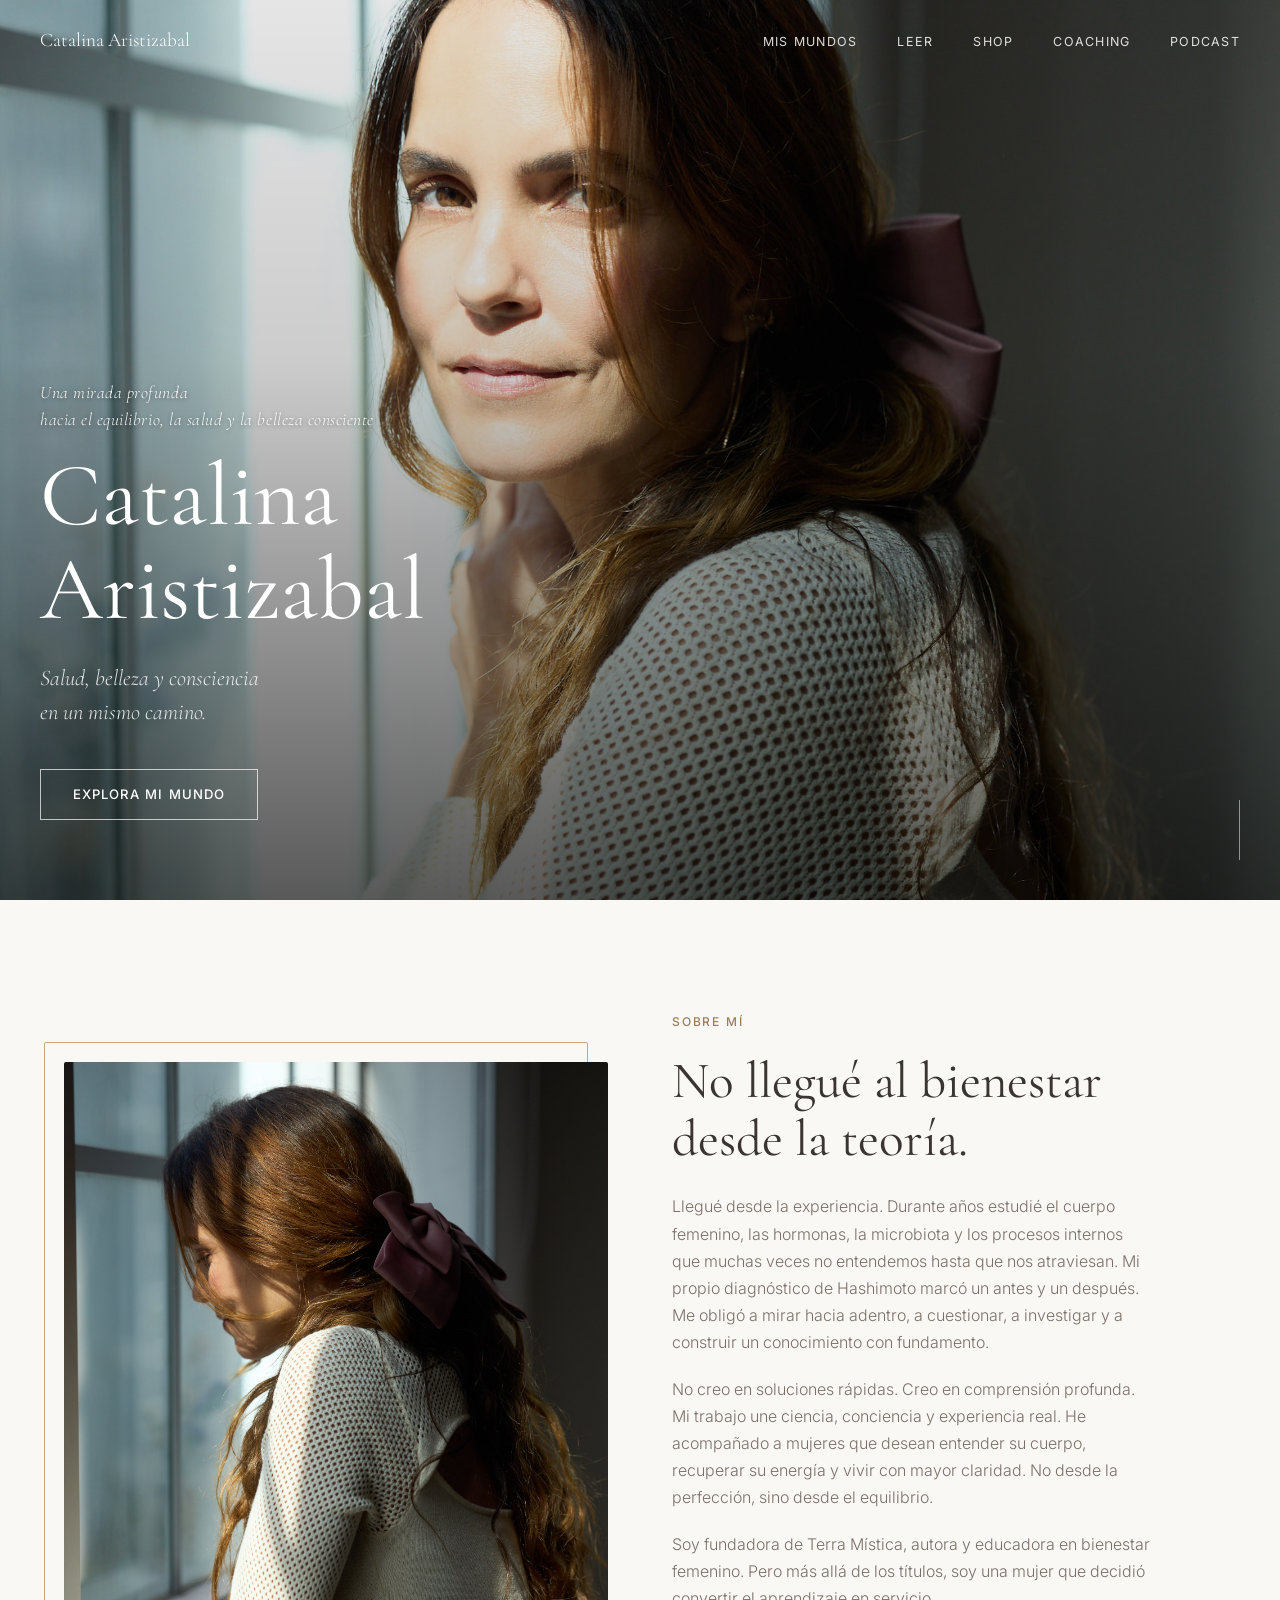
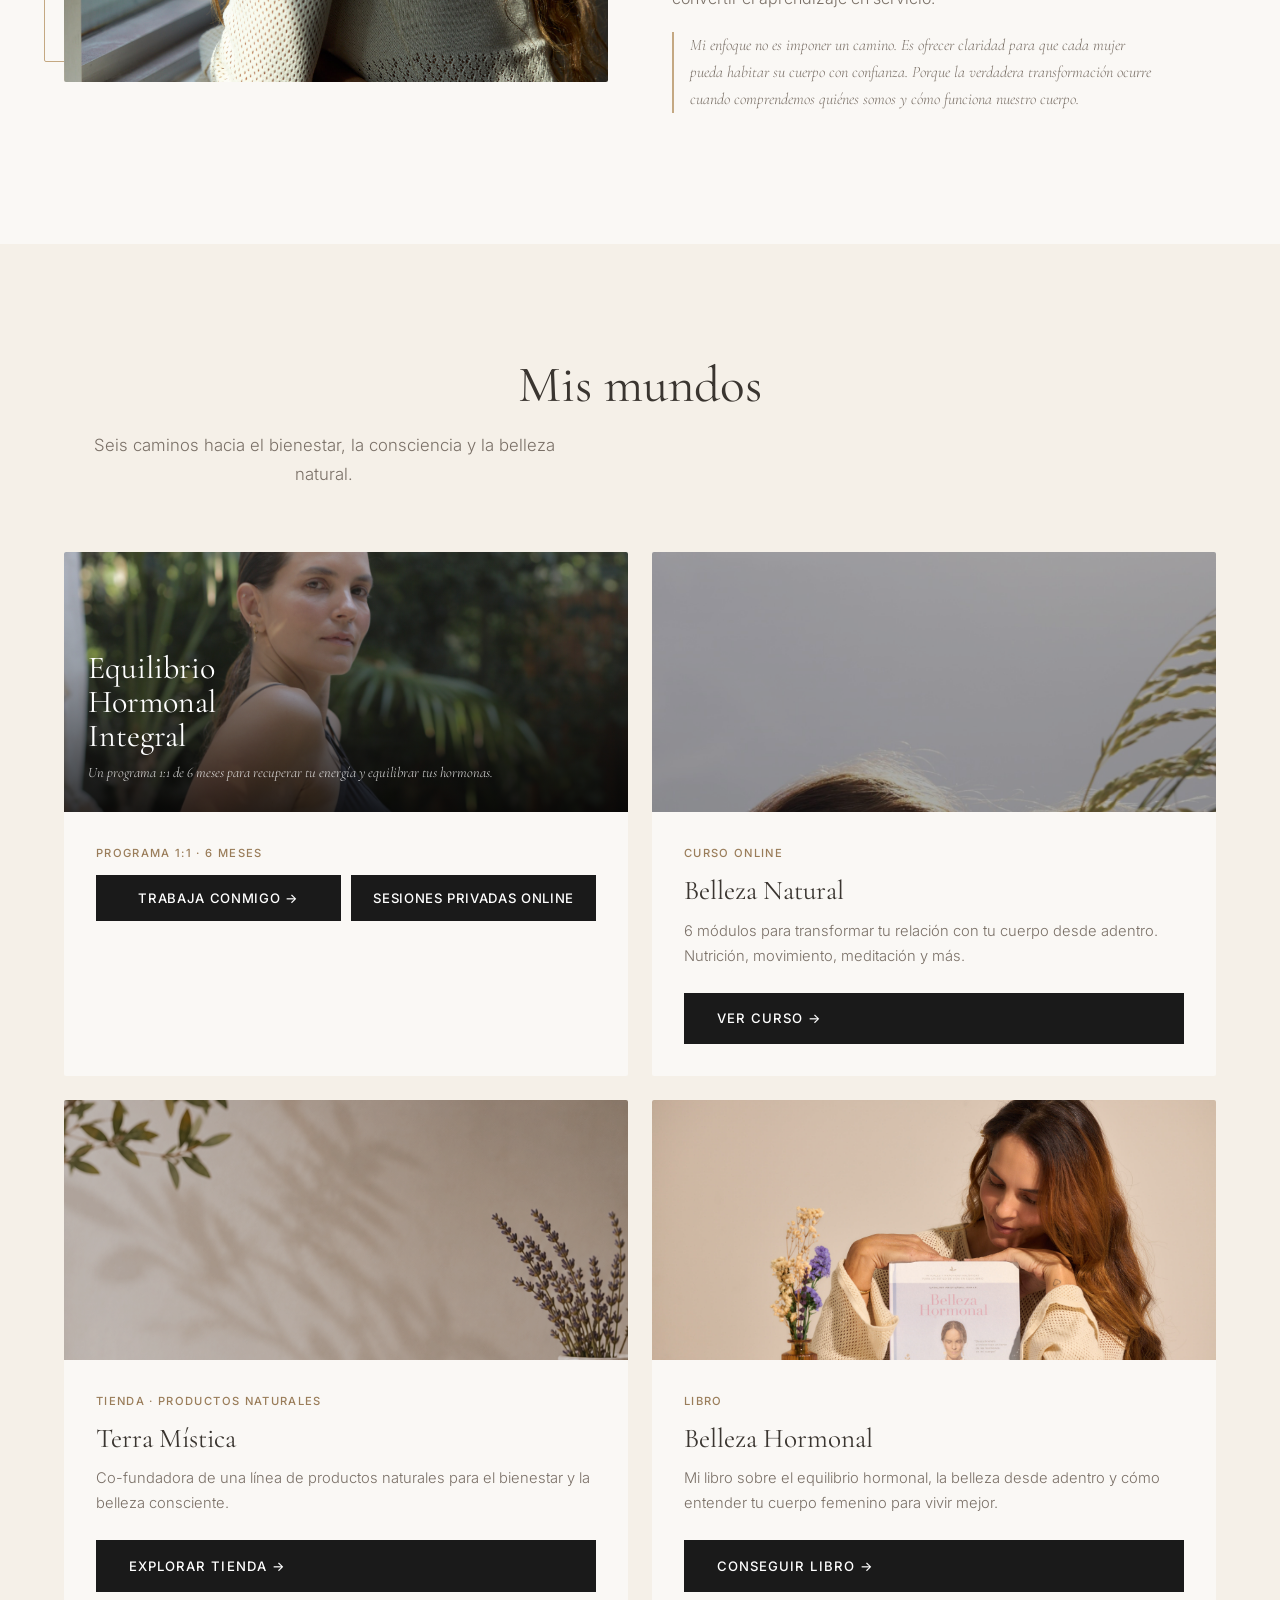
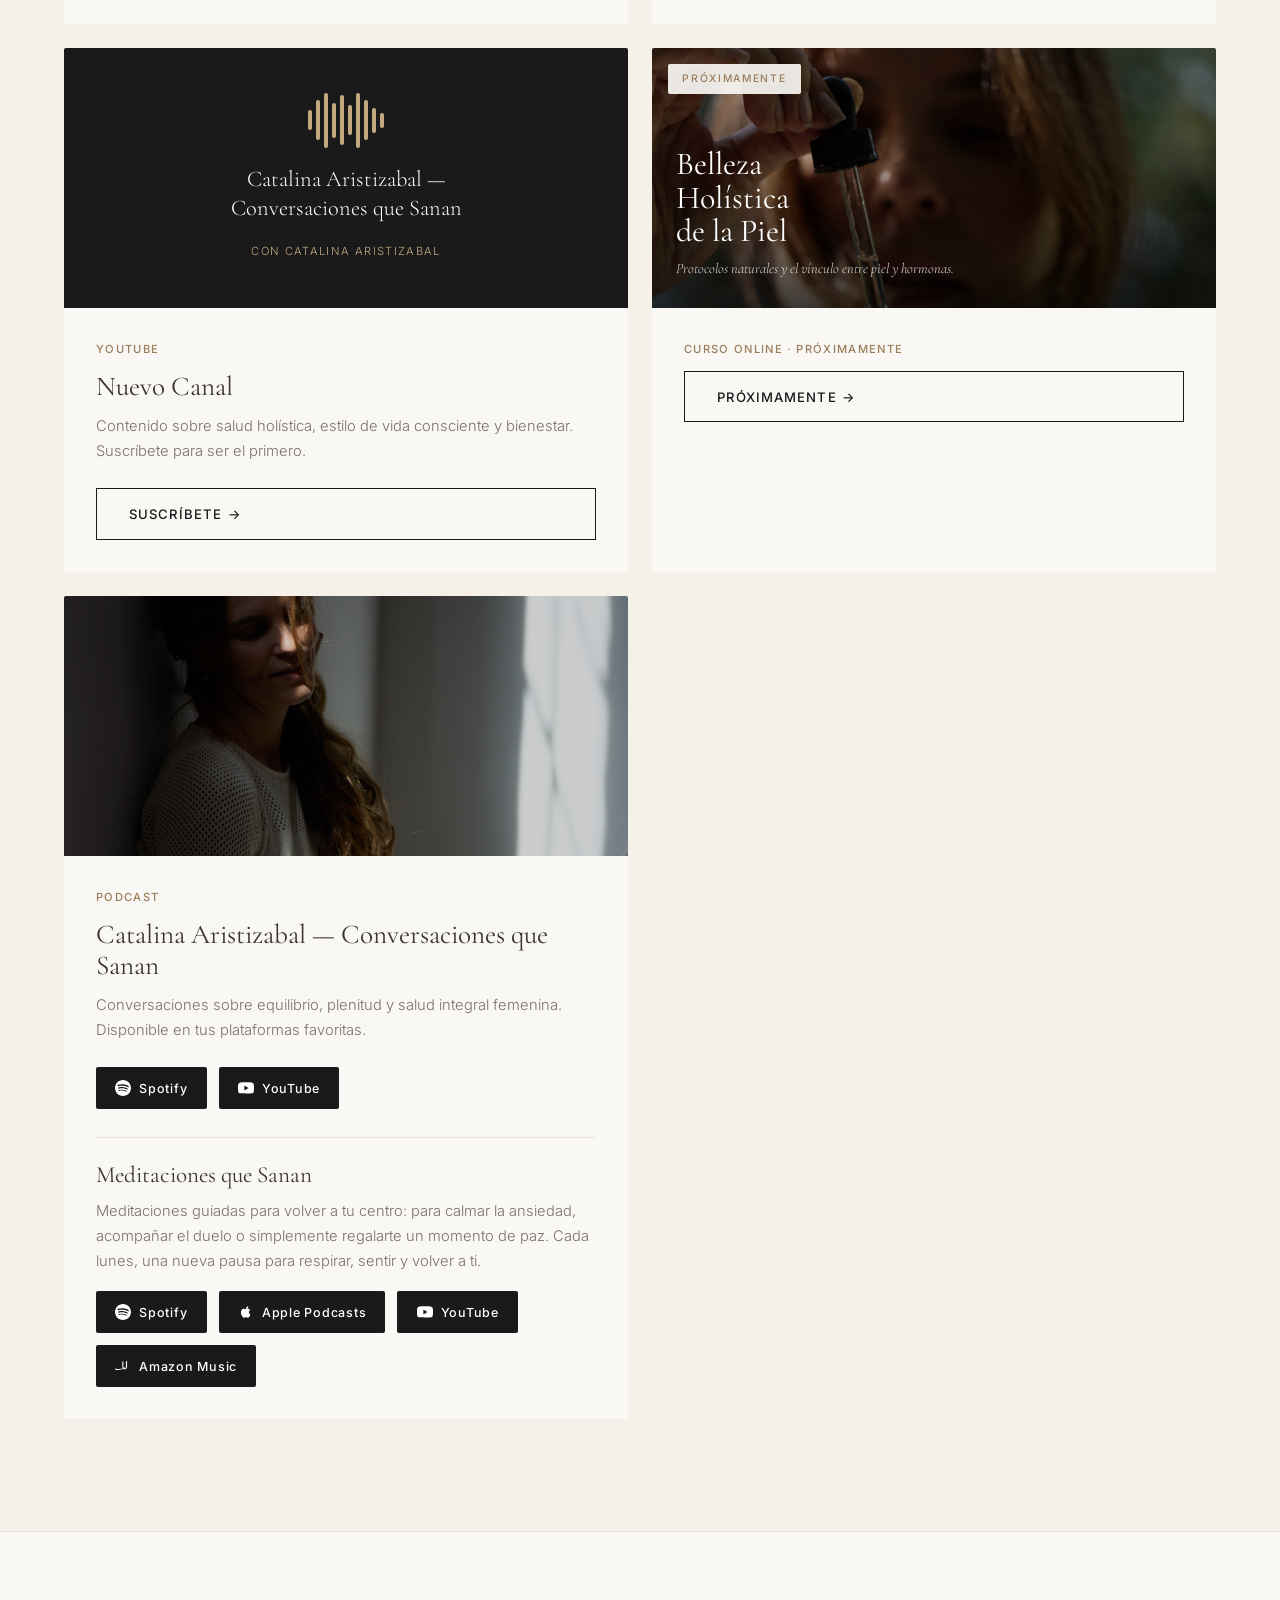
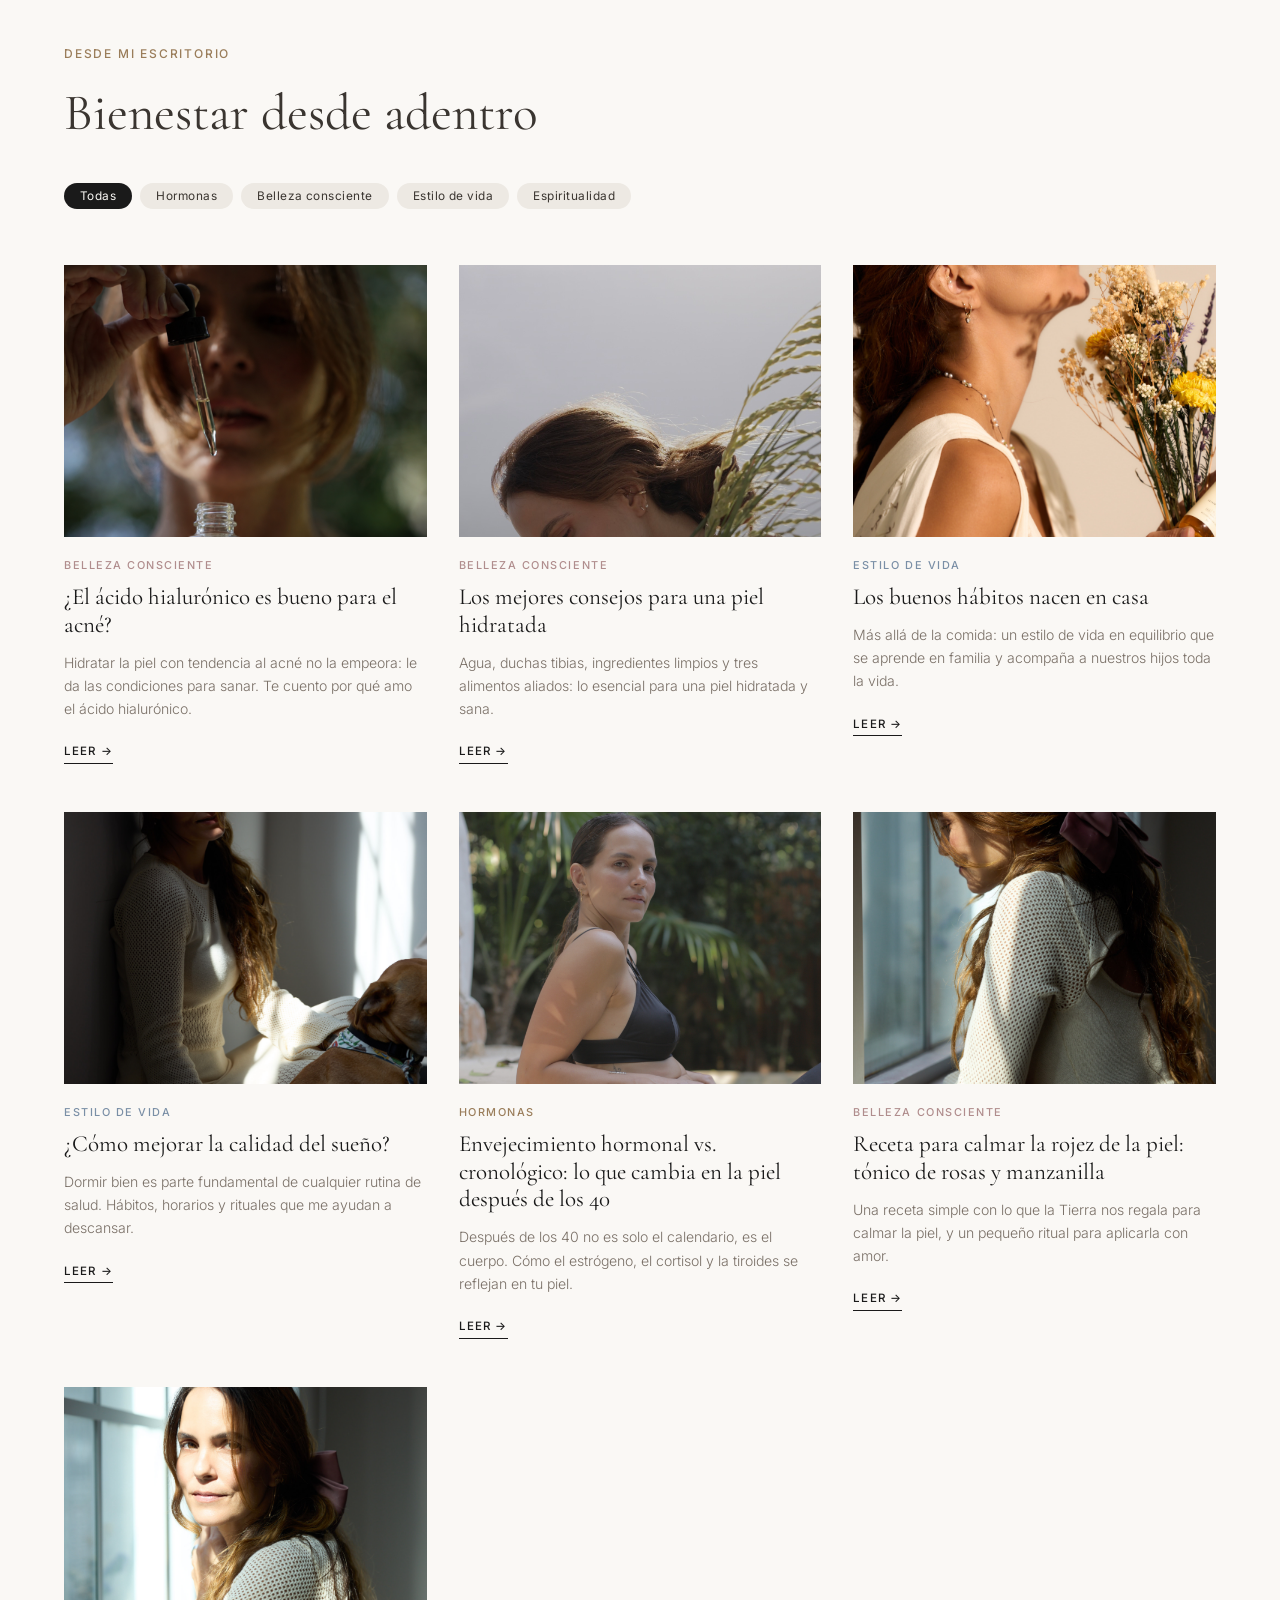
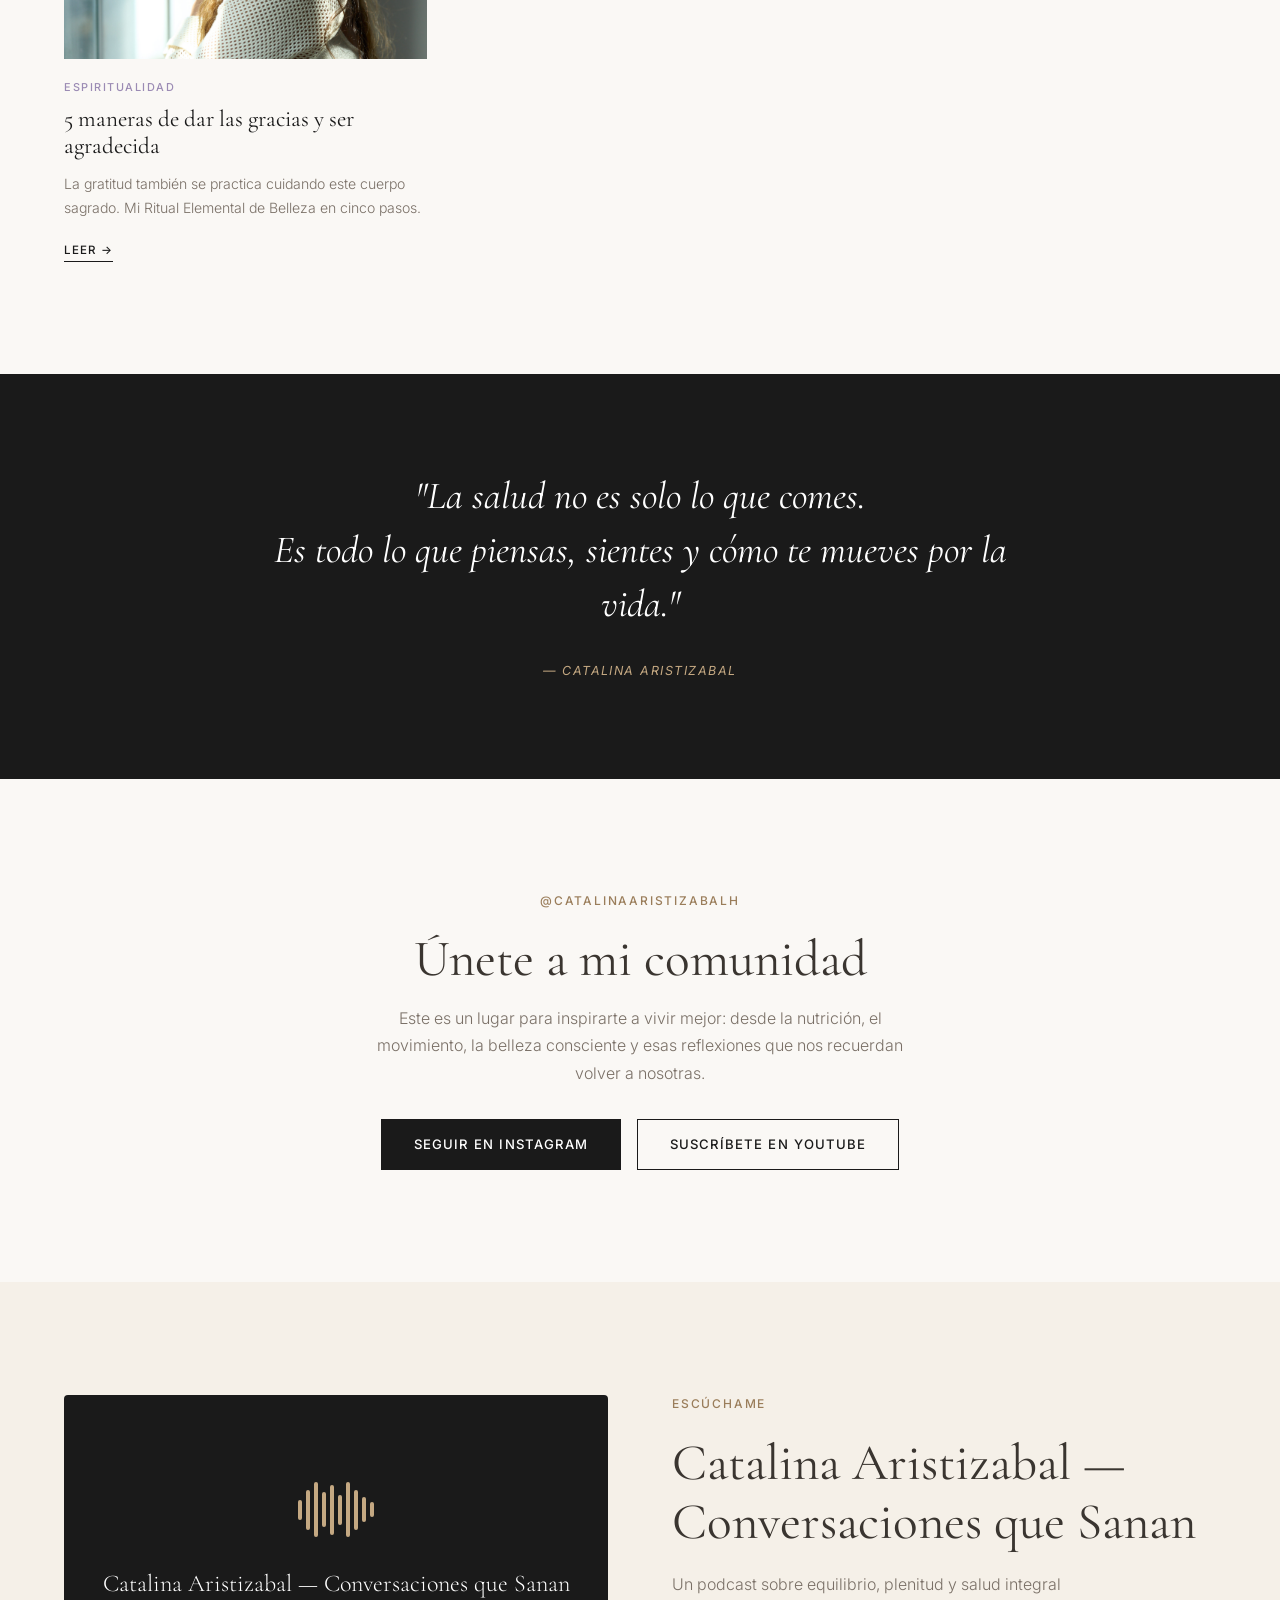
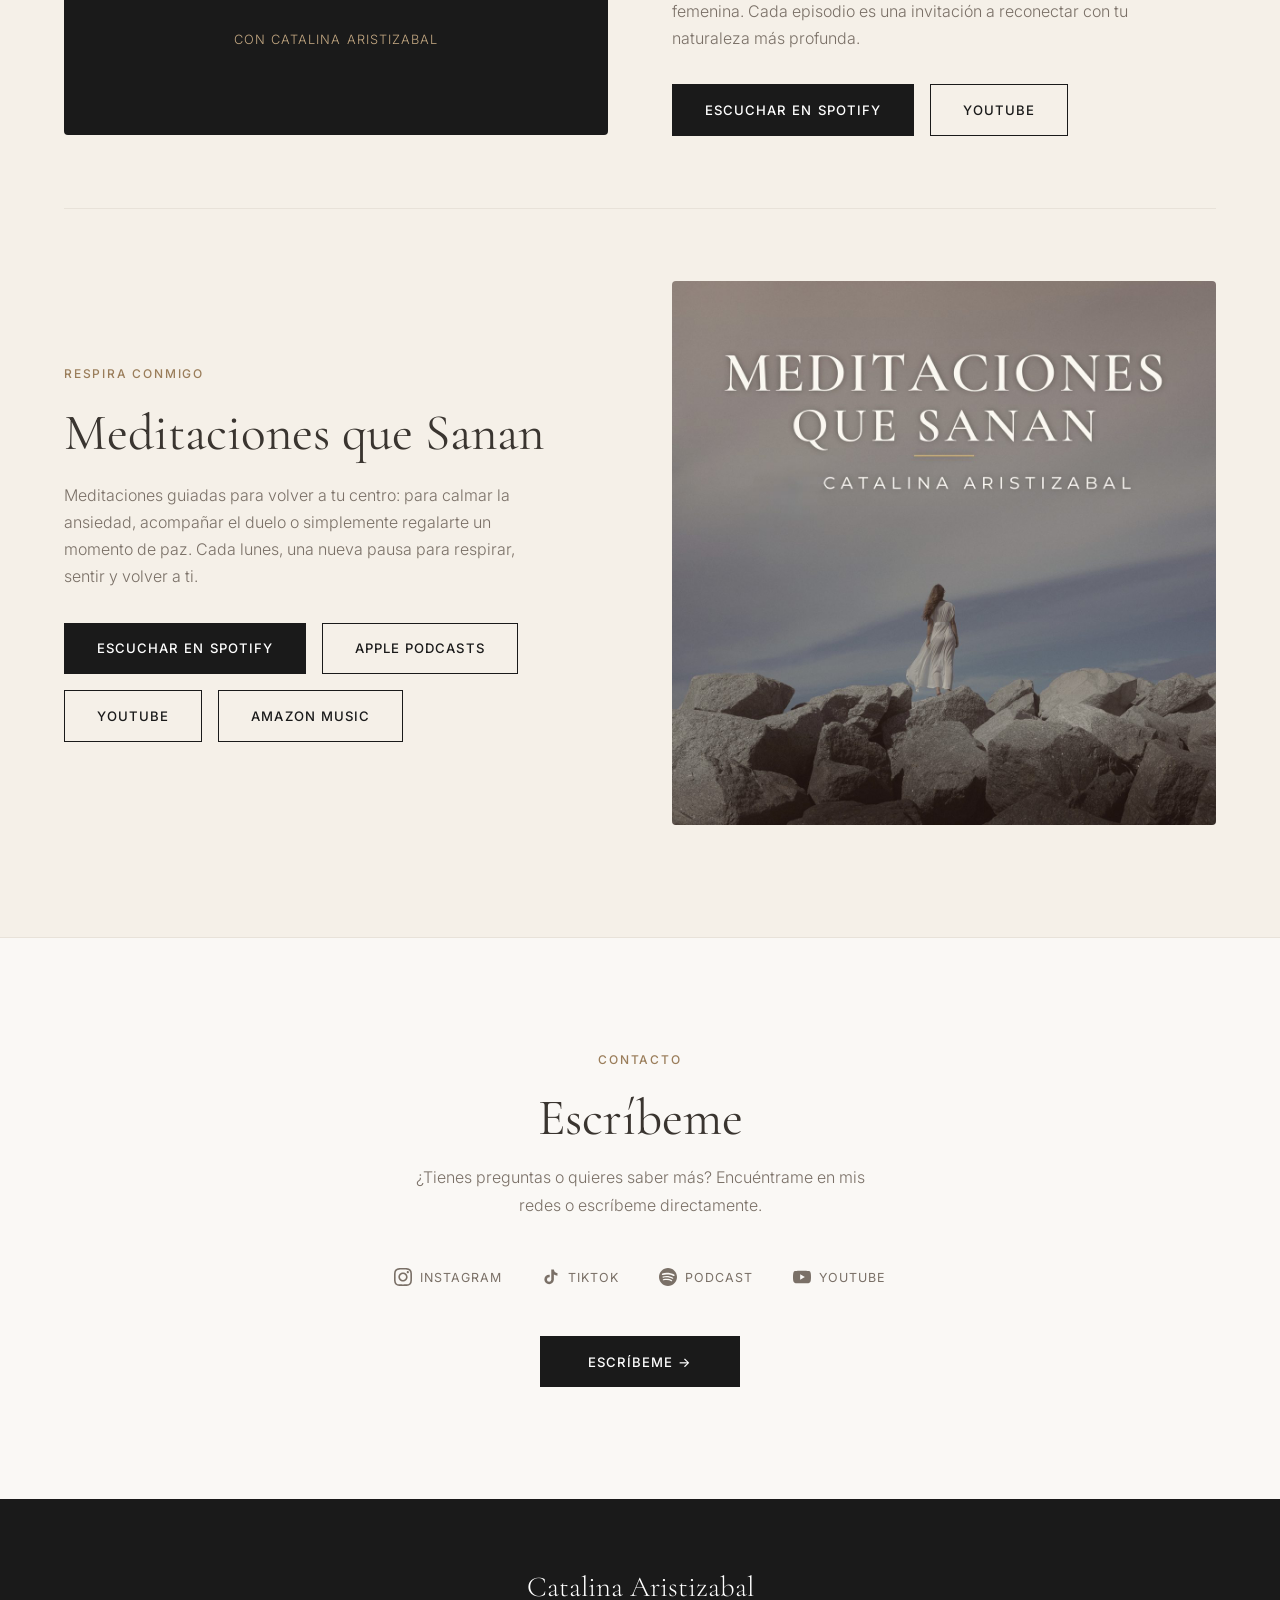
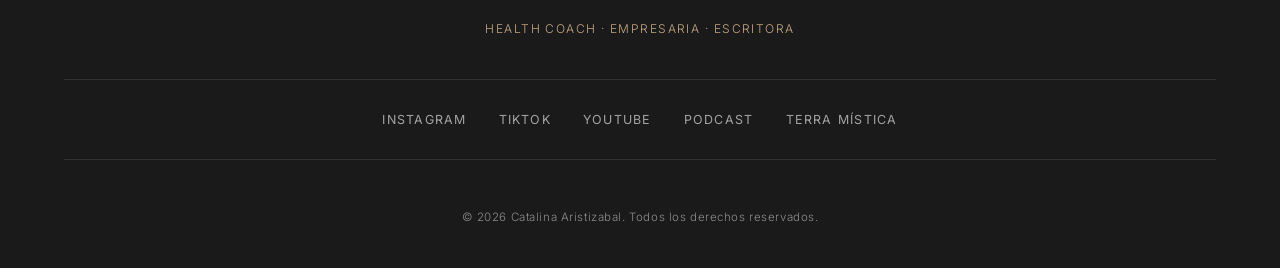
<file: index.html>
<!DOCTYPE html>
<html lang="es">
<head>
  <meta charset="UTF-8" />
  <meta name="viewport" content="width=device-width, initial-scale=1.0" />
  <title>Catalina Aristizabal</title>
  <meta name="description" content="Health Coach holística, empresaria y creadora de contenido. Explorando el bienestar desde adentro." />
  <link rel="preconnect" href="https://fonts.googleapis.com" />
  <link rel="preconnect" href="https://fonts.gstatic.com" crossorigin />
  <link href="https://fonts.googleapis.com/css2?family=Cormorant+Garamond:ital,wght@0,300;0,400;0,600;1,300;1,400&family=Inter:wght@300;400;500&display=swap" rel="stylesheet" />
  <link rel="stylesheet" href="styles.css" />
</head>
<body>

  <!-- NAV -->
  <nav class="nav" id="nav">
    <a href="#" class="nav-logo">Catalina Aristizabal</a>
    <ul class="nav-links">
      <li><a href="#mundos">Mis Mundos</a></li>
      <li><a href="#editorial">Leer</a></li>
      <li><a href="https://terramistica.us/" target="_blank" rel="noopener">Shop</a></li>
      <li><a href="trabaja-conmigo/index.html">Coaching</a></li>
      <li><a href="#podcast">Podcast</a></li>
    </ul>
    <button class="nav-toggle" id="navToggle" aria-label="Menu">
      <span></span><span></span><span></span>
    </button>
  </nav>

  <!-- NAV NIVEL 2 — pills de categoría -->
  <div class="nav-pills-bar" id="navPills">
    <button class="pill active" data-filter="todas">Todas</button>
    <button class="pill" data-filter="hormonas">Hormonas</button>
    <button class="pill" data-filter="belleza">Belleza consciente</button>
    <button class="pill" data-filter="estilo">Estilo de vida</button>
    <button class="pill" data-filter="espiritualidad">Espiritualidad</button>
  </div>

  <!-- HERO -->
  <section class="hero">
    <div class="hero-image-wrap">
      <img src="images/foto1.jpg" alt="Catalina Aristizabal" class="hero-img" />
    </div>
    <div class="hero-content">
      <p class="hero-eyebrow">Una mirada profunda<br />hacia el equilibrio, la salud y la belleza consciente</p>
      <h1 class="hero-title">Catalina<br />Aristizabal</h1>
      <p class="hero-tagline">Salud, belleza y consciencia<br />en un mismo camino.</p>
      <a href="#mundos" class="btn btn-outline">Explora mi mundo</a>
    </div>
    <div class="hero-scroll">
      <span></span>
    </div>
  </section>

  <!-- SOBRE MÍ -->
  <section class="sobre-mi" id="sobre-mi">
    <div class="container grid-2">
      <div class="sobre-image-wrap">
        <img src="images/foto2.jpg" alt="Catalina" class="sobre-img" />
      </div>
      <div class="sobre-text fade-in">
        <span class="section-label">Sobre mí</span>
        <h2>No llegué al bienestar<br />desde la teoría.</h2>
        <p>Llegué desde la experiencia. Durante años estudié el cuerpo femenino, las hormonas, la microbiota y los procesos internos que muchas veces no entendemos hasta que nos atraviesan. Mi propio diagnóstico de Hashimoto marcó un antes y un después. Me obligó a mirar hacia adentro, a cuestionar, a investigar y a construir un conocimiento con fundamento.</p>
        <p>No creo en soluciones rápidas. Creo en comprensión profunda. Mi trabajo une ciencia, conciencia y experiencia real. He acompañado a mujeres que desean entender su cuerpo, recuperar su energía y vivir con mayor claridad. No desde la perfección, sino desde el equilibrio.</p>
        <p>Soy fundadora de Terra Mística, autora y educadora en bienestar femenino. Pero más allá de los títulos, soy una mujer que decidió convertir el aprendizaje en servicio.</p>
        <p class="sobre-frase">Mi enfoque no es imponer un camino. Es ofrecer claridad para que cada mujer pueda habitar su cuerpo con confianza. Porque la verdadera transformación ocurre cuando comprendemos quiénes somos y cómo funciona nuestro cuerpo.</p>
      </div>
    </div>
  </section>

  <!-- MIS MUNDOS -->
  <section class="mundos" id="mundos">
    <div class="container">
      <div class="section-header fade-in">
        <h2>Mis mundos</h2>
        <p class="section-desc">Seis caminos hacia el bienestar, la consciencia y la belleza natural.</p>
      </div>

      <div class="mundos-grid">

        <!-- Coaching — texto overlay -->
        <article class="mundo-card fade-in">
          <div class="mundo-image-wrap mundo-image-wrap--text">
            <img src="images/coaching.jpg" alt="Coaching con Catalina" style="object-position: center 30%;" />
            <div class="mundo-overlay mundo-overlay--strong"></div>
            <div class="mundo-text-overlay">
              <h3>Equilibrio<br />Hormonal<br />Integral</h3>
              <p class="mundo-overlay-sub"><em>Un programa 1:1 de 6 meses para recuperar tu energía y equilibrar tus hormonas.</em></p>
            </div>
          </div>
          <div class="mundo-content">
            <span class="mundo-tag">Programa 1:1 · 6 meses</span>
            <div class="mundo-actions">
              <a href="trabaja-conmigo/index.html" class="btn btn-dark">Trabaja conmigo →</a>
              <a href="https://calendly.com/catahealthcoach/coaching" target="_blank" rel="noopener" class="btn btn-dark">Sesiones privadas online</a>
            </div>
          </div>
        </article>

        <!-- Belleza Natural -->
        <article class="mundo-card fade-in">
          <div class="mundo-image-wrap">
            <img src="images/belleza-natural.jpg" alt="Curso Belleza Natural" style="object-position: center top;" />
            <div class="mundo-overlay"></div>
          </div>
          <div class="mundo-content">
            <span class="mundo-tag">Curso online</span>
            <h3>Belleza Natural</h3>
            <p>6 módulos para transformar tu relación con tu cuerpo desde adentro. Nutrición, movimiento, meditación y más.</p>
            <a href="belleza-natural/index.html" class="btn btn-dark">Ver curso →</a>
          </div>
        </article>

        <!-- Terra Mística -->
        <article class="mundo-card fade-in">
          <div class="mundo-image-wrap">
            <img src="images/terra-mystica.jpg" alt="Terra Mística" />
            <div class="mundo-overlay"></div>
          </div>
          <div class="mundo-content">
            <span class="mundo-tag">Tienda · Productos naturales</span>
            <h3>Terra Mística</h3>
            <p>Co-fundadora de una línea de productos naturales para el bienestar y la belleza consciente.</p>
            <a href="https://terramistica.us/" target="_blank" rel="noopener" class="btn btn-dark">Explorar tienda →</a>
          </div>
        </article>

        <!-- Libro -->
        <article class="mundo-card fade-in">
          <div class="mundo-image-wrap">
            <img src="images/libro-belleza-hormonal.jpg" alt="Libro Belleza Hormonal" />
          </div>
          <div class="mundo-content">
            <span class="mundo-tag">Libro</span>
            <h3>Belleza Hormonal</h3>
            <p>Mi libro sobre el equilibrio hormonal, la belleza desde adentro y cómo entender tu cuerpo femenino para vivir mejor.</p>
            <a href="https://terramistica.us/es/products/belleza-hormonal?_pos=1&_psq=libro&_ss=e&_v=1.0" target="_blank" rel="noopener" class="btn btn-dark">Conseguir libro →</a>
          </div>
        </article>

        <!-- YouTube -->
        <article class="mundo-card fade-in">
          <div class="mundo-image-wrap mundo-image-wrap--youtube" style="background: var(--color-dark); display: flex; flex-direction: column; align-items: center; justify-content: center; gap: 1.2rem; padding: 2rem;">
            <div class="podcast-waves" style="height: 50px;">
              <span></span><span></span><span></span><span></span><span></span>
              <span></span><span></span><span></span><span></span><span></span>
            </div>
            <p style="font-family: var(--font-serif); font-size: 1.4rem; color: #fff; text-align: center; line-height: 1.3;">Catalina Aristizabal —<br />Conversaciones que Sanan</p>
            <p style="font-size: 0.7rem; letter-spacing: 0.12em; text-transform: uppercase; color: var(--color-terra); text-align: center;">con Catalina Aristizabal</p>
          </div>
          <div class="mundo-content">
            <span class="mundo-tag">YouTube</span>
            <h3>Nuevo Canal</h3>
            <p>Contenido sobre salud holística, estilo de vida consciente y bienestar. Suscríbete para ser el primero.</p>
            <a href="https://www.youtube.com/channel/UCPrXlia-G9QQEyMYRNGUVoQ" target="_blank" rel="noopener" class="btn btn-outline-dark">Suscríbete →</a>
          </div>
        </article>

        <!-- Belleza Holística de la Piel — Próximamente -->
        <article class="mundo-card fade-in">
          <div class="mundo-image-wrap mundo-image-wrap--text">
            <img src="images/skin-course.png" alt="Belleza Holística de la Piel" style="object-position: center top;" />
            <div class="mundo-overlay mundo-overlay--strong"></div>
            <span class="proximamente-badge">Próximamente</span>
            <div class="mundo-text-overlay">
              <h3>Belleza<br />Holística<br />de la Piel</h3>
              <p class="mundo-overlay-sub"><em>Protocolos naturales y el vínculo entre piel y hormonas.</em></p>
            </div>
          </div>
          <div class="mundo-content">
            <span class="mundo-tag">Curso online · Próximamente</span>
            <a href="#" class="btn btn-outline-dark">Próximamente →</a>
          </div>
        </article>

        <!-- Podcast -->
        <article class="mundo-card fade-in">
          <div class="mundo-image-wrap">
            <img src="images/foto4.jpg" alt="Podcast Catalina Aristizabal — Conversaciones que Sanan" />
            <div class="mundo-overlay"></div>
          </div>
          <div class="mundo-content">
            <span class="mundo-tag">Podcast</span>
            <h3>Catalina Aristizabal — Conversaciones que Sanan</h3>
            <p>Conversaciones sobre equilibrio, plenitud y salud integral femenina. Disponible en tus plataformas favoritas.</p>
            <div class="podcast-links">
              <a href="https://open.spotify.com/show/0FNk7JtYBHISEStvZfWXEb?si=1113f979df5e411d" target="_blank" rel="noopener" class="btn-podcast">
                <svg xmlns="http://www.w3.org/2000/svg" viewBox="0 0 24 24" fill="currentColor" width="16" height="16"><path d="M12 0C5.4 0 0 5.4 0 12s5.4 12 12 12 12-5.4 12-12S18.66 0 12 0zm5.521 17.34c-.24.359-.66.48-1.021.24-2.82-1.74-6.36-2.101-10.561-1.141-.418.122-.779-.179-.899-.539-.12-.421.18-.78.54-.9 4.56-1.021 8.52-.6 11.64 1.32.42.18.479.659.301 1.02zm1.44-3.3c-.301.42-.841.6-1.262.3-3.239-1.98-8.159-2.58-11.939-1.38-.479.12-1.02-.12-1.14-.6-.12-.48.12-1.021.6-1.141C9.6 9.9 15 10.561 18.72 12.84c.361.181.54.78.241 1.2zm.12-3.36C15.24 8.4 8.82 8.16 5.16 9.301c-.6.179-1.2-.181-1.38-.721-.18-.601.18-1.2.72-1.381 4.26-1.26 11.28-1.02 15.721 1.621.539.3.719 1.02.419 1.56-.299.421-1.02.599-1.559.3z"/></svg>
                Spotify
              </a>
              <a href="https://www.youtube.com/channel/UCPrXlia-G9QQEyMYRNGUVoQ" target="_blank" rel="noopener" class="btn-podcast">
                <svg xmlns="http://www.w3.org/2000/svg" viewBox="0 0 24 24" fill="currentColor" width="16" height="16"><path d="M23.498 6.186a3.016 3.016 0 0 0-2.122-2.136C19.505 3.545 12 3.545 12 3.545s-7.505 0-9.377.505A3.017 3.017 0 0 0 .502 6.186C0 8.07 0 12 0 12s0 3.93.502 5.814a3.016 3.016 0 0 0 2.122 2.136c1.871.505 9.376.505 9.376.505s7.505 0 9.377-.505a3.015 3.015 0 0 0 2.122-2.136C24 15.93 24 12 24 12s0-3.93-.502-5.814zM9.545 15.568V8.432L15.818 12l-6.273 3.568z"/></svg>
                YouTube
              </a>
            </div>
            <div class="podcast-also">
              <h3>Meditaciones que Sanan</h3>
              <p>Meditaciones guiadas para volver a tu centro: para calmar la ansiedad, acompañar el duelo o simplemente regalarte un momento de paz. Cada lunes, una nueva pausa para respirar, sentir y volver a ti.</p>
              <div class="podcast-links">
                <a href="https://open.spotify.com/show/1p5vmACIbxCH9JrVYw2H1e" target="_blank" rel="noopener" class="btn-podcast">
                  <svg xmlns="http://www.w3.org/2000/svg" viewBox="0 0 24 24" fill="currentColor" width="16" height="16"><path d="M12 0C5.4 0 0 5.4 0 12s5.4 12 12 12 12-5.4 12-12S18.66 0 12 0zm5.521 17.34c-.24.359-.66.48-1.021.24-2.82-1.74-6.36-2.101-10.561-1.141-.418.122-.779-.179-.899-.539-.12-.421.18-.78.54-.9 4.56-1.021 8.52-.6 11.64 1.32.42.18.479.659.301 1.02zm1.44-3.3c-.301.42-.841.6-1.262.3-3.239-1.98-8.159-2.58-11.939-1.38-.479.12-1.02-.12-1.14-.6-.12-.48.12-1.021.6-1.141C9.6 9.9 15 10.561 18.72 12.84c.361.181.54.78.241 1.2zm.12-3.36C15.24 8.4 8.82 8.16 5.16 9.301c-.6.179-1.2-.181-1.38-.721-.18-.601.18-1.2.72-1.381 4.26-1.26 11.28-1.02 15.721 1.621.539.3.719 1.02.419 1.56-.299.421-1.02.599-1.559.3z"/></svg>
                  Spotify
                </a>
                <a href="https://podcasts.apple.com/us/podcast/meditaciones-que-sanan/id6827311081" target="_blank" rel="noopener" class="btn-podcast">
                  <svg xmlns="http://www.w3.org/2000/svg" viewBox="0 0 24 24" fill="currentColor" width="16" height="16"><path d="M16.37 12.25c0-2.21 1.81-3.27 1.89-3.32-1.03-1.51-2.64-1.72-3.21-1.74-1.37-.14-2.67.81-3.36.81-.7 0-1.77-.79-2.91-.77-1.5.02-2.88.87-3.65 2.21-1.56 2.7-.4 6.7 1.12 8.89.74 1.07 1.62 2.27 2.78 2.23 1.12-.05 1.54-.72 2.89-.72 1.35 0 1.73.72 2.91.7 1.2-.02 1.96-1.09 2.69-2.17.85-1.24 1.2-2.44 1.22-2.5-.03-.01-2.34-.9-2.37-3.62zM14.55 6.3c.62-.75 1.03-1.79.92-2.83-.89.04-1.96.59-2.6 1.34-.57.66-1.07 1.72-.94 2.73 1 .08 2-.32 2.62-1.24z"/></svg>
                  Apple Podcasts
                </a>
                <a href="https://www.youtube.com/playlist?list=PLeIMoK-tHaC0" target="_blank" rel="noopener" class="btn-podcast">
                  <svg xmlns="http://www.w3.org/2000/svg" viewBox="0 0 24 24" fill="currentColor" width="16" height="16"><path d="M23.498 6.186a3.016 3.016 0 0 0-2.122-2.136C19.505 3.545 12 3.545 12 3.545s-7.505 0-9.377.505A3.017 3.017 0 0 0 .502 6.186C0 8.07 0 12 0 12s0 3.93.502 5.814a3.016 3.016 0 0 0 2.122 2.136c1.871.505 9.376.505 9.376.505s7.505 0 9.377-.505a3.015 3.015 0 0 0 2.122-2.136C24 15.93 24 12 24 12s0-3.93-.502-5.814zM9.545 15.568V8.432L15.818 12l-6.273 3.568z"/></svg>
                  YouTube
                </a>
                <a href="https://music.amazon.com/podcasts/501cb068-115d-4d0b-b084-684a41c66203" target="_blank" rel="noopener" class="btn-podcast">
                  <svg xmlns="http://www.w3.org/2000/svg" viewBox="0 0 24 24" fill="currentColor" width="16" height="16"><path d="M13.2 15.5c-2.2 1.6-5.4 2.5-8.1 2.5-3.8 0-7.3-1.4-9.9-3.8-.2-.2 0-.5.3-.3 2.9 1.7 6.6 2.7 10.4 2.7 2.5 0 5.3-.5 7.8-1.6.4-.2.8.2.4.5h-.9zm1.3-1.2c-.3-.4-1.8-.2-2.5-.1-.2 0-.3-.2-.1-.3 1-.7 2.8-.5 3-.3.2.2 0 2.1-1 3-.2.1-.3 0-.2-.2.2-.7.8-1.7.8-2.1zM16.4 4.8v7.4c0 2.3-.5 3.4-2 3.4-1.2 0-1.8-.8-1.8-2.1V5.4h-1.6v8.2c0 2.4 1.2 3.6 3.3 3.6 1.7 0 2.9-.8 3.4-2.2.3-.8.4-1.9.4-3V4.8h-1.7z"/></svg>
                  Amazon Music
                </a>
              </div>
            </div>
          </div>
        </article>

      </div>
    </div>
  </section>

  <!-- EDITORIAL -->
  <section class="editorial" id="editorial">
    <div class="container">
      <div class="editorial-header fade-in">
        <span class="section-label">Desde mi escritorio</span>
        <h2>Bienestar desde adentro</h2>
      </div>
      <div class="filter-pills">
        <button class="pill active" data-filter="todas">Todas</button>
        <button class="pill" data-filter="hormonas">Hormonas</button>
        <button class="pill" data-filter="belleza">Belleza consciente</button>
        <button class="pill" data-filter="estilo">Estilo de vida</button>
        <button class="pill" data-filter="espiritualidad">Espiritualidad</button>
      </div>
      <div class="editorial-grid" id="editorialGrid">

        <article class="article-card fade-in" data-category="belleza">
          <img class="article-card-img" src="images/skin-course.png" alt="" style="object-position: center top;" />
          <span class="article-tag tag--belleza">Belleza consciente</span>
          <h3>¿El ácido hialurónico es bueno para el acné?</h3>
          <p>Hidratar la piel con tendencia al acné no la empeora: le da las condiciones para sanar. Te cuento por qué amo el ácido hialurónico.</p>
          <a href="bienestar/acido-hialuronico-y-acne.html" class="article-read">Leer →</a>
        </article>

        <article class="article-card fade-in" data-category="belleza">
          <img class="article-card-img" src="images/belleza-natural.jpg" alt="" style="object-position: center top;" />
          <span class="article-tag tag--belleza">Belleza consciente</span>
          <h3>Los mejores consejos para una piel hidratada</h3>
          <p>Agua, duchas tibias, ingredientes limpios y tres alimentos aliados: lo esencial para una piel hidratada y sana.</p>
          <a href="bienestar/consejos-piel-hidratada.html" class="article-read">Leer →</a>
        </article>

        <article class="article-card fade-in" data-category="estilo">
          <img class="article-card-img" src="images/foto3.jpg" alt="" style="object-position: center;" />
          <span class="article-tag tag--estilo">Estilo de vida</span>
          <h3>Los buenos hábitos nacen en casa</h3>
          <p>Más allá de la comida: un estilo de vida en equilibrio que se aprende en familia y acompaña a nuestros hijos toda la vida.</p>
          <a href="bienestar/los-buenos-habitos-nacen-en-casa.html" class="article-read">Leer →</a>
        </article>

        <article class="article-card fade-in" data-category="estilo">
          <img class="article-card-img" src="images/foto4.jpg" alt="" style="object-position: center;" />
          <span class="article-tag tag--estilo">Estilo de vida</span>
          <h3>¿Cómo mejorar la calidad del sueño?</h3>
          <p>Dormir bien es parte fundamental de cualquier rutina de salud. Hábitos, horarios y rituales que me ayudan a descansar.</p>
          <a href="bienestar/como-mejorar-la-calidad-del-sueno.html" class="article-read">Leer →</a>
        </article>

        <article class="article-card fade-in" data-category="hormonas">
          <img class="article-card-img" src="images/coaching.jpg" alt="" style="object-position: center 30%;" />
          <span class="article-tag tag--hormonas">Hormonas</span>
          <h3>Envejecimiento hormonal vs. cronológico: lo que cambia en la piel después de los 40</h3>
          <p>Después de los 40 no es solo el calendario, es el cuerpo. Cómo el estrógeno, el cortisol y la tiroides se reflejan en tu piel.</p>
          <a href="bienestar/envejecimiento-hormonal-vs-cronologico.html" class="article-read">Leer →</a>
        </article>

        <article class="article-card fade-in" data-category="belleza">
          <img class="article-card-img" src="images/foto2.jpg" alt="" style="object-position: center;" />
          <span class="article-tag tag--belleza">Belleza consciente</span>
          <h3>Receta para calmar la rojez de la piel: tónico de rosas y manzanilla</h3>
          <p>Una receta simple con lo que la Tierra nos regala para calmar la piel, y un pequeño ritual para aplicarla con amor.</p>
          <a href="bienestar/tonico-rosas-manzanilla-rojez.html" class="article-read">Leer →</a>
        </article>

        <article class="article-card fade-in" data-category="espiritualidad">
          <img class="article-card-img" src="images/foto1.jpg" alt="" style="object-position: center 20%;" />
          <span class="article-tag tag--espiritualidad">Espiritualidad</span>
          <h3>5 maneras de dar las gracias y ser agradecida</h3>
          <p>La gratitud también se practica cuidando este cuerpo sagrado. Mi Ritual Elemental de Belleza en cinco pasos.</p>
          <a href="bienestar/5-maneras-de-dar-las-gracias.html" class="article-read">Leer →</a>
        </article>

      </div>
    </div>
  </section>

  <!-- FRASE / FILOSOFÍA -->
  <section class="filosofia">
    <div class="container">
      <div class="filosofia-inner fade-in">
        <blockquote>
          "La salud no es solo lo que comes.<br />Es todo lo que piensas, sientes y cómo te mueves por la vida."
        </blockquote>
        <cite>— Catalina Aristizabal</cite>
      </div>
    </div>
  </section>

  <!-- CTA INSTAGRAM -->
  <section class="instagram-cta">
    <div class="container">
      <div class="instagram-content fade-in">
        <span class="section-label">@catalinaaristizabalh</span>
        <h2>Únete a mi comunidad</h2>
        <p>Este es un lugar para inspirarte a vivir mejor: desde la nutrición, el movimiento, la belleza consciente y esas reflexiones que nos recuerdan volver a nosotras.</p>
        <div class="comunidad-buttons">
          <a href="https://www.instagram.com/catalinaaristizabalh" target="_blank" rel="noopener" class="btn btn-dark">
            Seguir en Instagram
          </a>
          <a href="https://www.youtube.com/channel/UCPrXlia-G9QQEyMYRNGUVoQ" target="_blank" rel="noopener" class="btn btn-outline-dark">
            Suscríbete en YouTube
          </a>
        </div>
      </div>
    </div>
  </section>

  <!-- PODCAST DESTACADO -->
  <section class="podcast-section" id="podcast">
    <div class="container podcast-shows">
      <div class="grid-2 grid-2--reverse podcast-show">
        <div class="podcast-text fade-in">
          <span class="section-label">Escúchame</span>
          <h2>Catalina Aristizabal — Conversaciones que Sanan</h2>
          <p>Un podcast sobre equilibrio, plenitud y salud integral femenina. Cada episodio es una invitación a reconectar con tu naturaleza más profunda.</p>
          <div class="podcast-actions">
            <a href="https://open.spotify.com/show/0FNk7JtYBHISEStvZfWXEb?si=1113f979df5e411d" target="_blank" rel="noopener" class="btn btn-dark">Escuchar en Spotify</a>
            <a href="https://www.youtube.com/channel/UCPrXlia-G9QQEyMYRNGUVoQ" target="_blank" rel="noopener" class="btn btn-outline-dark">YouTube</a>
          </div>
        </div>
        <div class="podcast-image-wrap">
          <div class="podcast-visual">
            <div class="podcast-waves">
              <span></span><span></span><span></span><span></span><span></span>
              <span></span><span></span><span></span><span></span><span></span>
            </div>
            <p class="podcast-name">Catalina Aristizabal — Conversaciones que Sanan</p>
            <p class="podcast-by">con Catalina Aristizabal</p>
          </div>
        </div>
      </div>

      <div class="grid-2 podcast-show">
        <div class="podcast-text fade-in">
          <span class="section-label">Respira conmigo</span>
          <h2>Meditaciones que Sanan</h2>
          <p>Meditaciones guiadas para volver a tu centro: para calmar la ansiedad, acompañar el duelo o simplemente regalarte un momento de paz. Cada lunes, una nueva pausa para respirar, sentir y volver a ti.</p>
          <div class="podcast-actions">
            <a href="https://open.spotify.com/show/1p5vmACIbxCH9JrVYw2H1e" target="_blank" rel="noopener" class="btn btn-dark">Escuchar en Spotify</a>
            <a href="https://podcasts.apple.com/us/podcast/meditaciones-que-sanan/id6827311081" target="_blank" rel="noopener" class="btn btn-outline-dark">Apple Podcasts</a>
            <a href="https://www.youtube.com/playlist?list=PLeIMoK-tHaC0" target="_blank" rel="noopener" class="btn btn-outline-dark">YouTube</a>
            <a href="https://music.amazon.com/podcasts/501cb068-115d-4d0b-b084-684a41c66203" target="_blank" rel="noopener" class="btn btn-outline-dark">Amazon Music</a>
          </div>
        </div>
        <div class="podcast-image-wrap">
          <img class="podcast-cover" src="images/meditaciones.jpg" width="1200" height="1200" alt="Portada de Meditaciones que Sanan: piedras apiladas a la orilla del agua" />
        </div>
      </div>
    </div>
  </section>

  <!-- CONTACTO -->
  <section class="contacto" id="contacto">
    <div class="container">
      <span class="section-label">Contacto</span>
      <h2>Escríbeme</h2>
      <p class="contacto-desc">¿Tienes preguntas o quieres saber más? Encuéntrame en mis redes o escríbeme directamente.</p>
      <div class="contacto-redes">
        <a href="https://www.instagram.com/catalinaaristizabalh" target="_blank" rel="noopener" class="red-link">
          <svg width="18" height="18" viewBox="0 0 24 24" fill="currentColor"><path d="M12 2.163c3.204 0 3.584.012 4.85.07 3.252.148 4.771 1.691 4.919 4.919.058 1.265.069 1.645.069 4.849 0 3.205-.012 3.584-.069 4.849-.149 3.225-1.664 4.771-4.919 4.919-1.266.058-1.644.07-4.85.07-3.204 0-3.584-.012-4.849-.07-3.26-.149-4.771-1.699-4.919-4.92-.058-1.265-.07-1.644-.07-4.849 0-3.204.013-3.583.07-4.849.149-3.227 1.664-4.771 4.919-4.919 1.266-.057 1.645-.069 4.849-.069zm0-2.163c-3.259 0-3.667.014-4.947.072-4.358.2-6.78 2.618-6.98 6.98-.059 1.281-.073 1.689-.073 4.948 0 3.259.014 3.668.072 4.948.2 4.358 2.618 6.78 6.98 6.98 1.281.058 1.689.072 4.948.072 3.259 0 3.668-.014 4.948-.072 4.354-.2 6.782-2.618 6.979-6.98.059-1.28.073-1.689.073-4.948 0-3.259-.014-3.667-.072-4.947-.196-4.354-2.617-6.78-6.979-6.98-1.281-.059-1.69-.073-4.949-.073zm0 5.838c-3.403 0-6.162 2.759-6.162 6.162s2.759 6.163 6.162 6.163 6.162-2.759 6.162-6.163c0-3.403-2.759-6.162-6.162-6.162zm0 10.162c-2.209 0-4-1.79-4-4 0-2.209 1.791-4 4-4s4 1.791 4 4c0 2.21-1.791 4-4 4zm6.406-11.845c-.796 0-1.441.645-1.441 1.44s.645 1.44 1.441 1.44c.795 0 1.439-.645 1.439-1.44s-.644-1.44-1.439-1.44z"/></svg>
          Instagram
        </a>
        <a href="https://www.tiktok.com/@terramistica_" target="_blank" rel="noopener" class="red-link">
          <svg width="18" height="18" viewBox="0 0 24 24" fill="currentColor"><path d="M19.59 6.69a4.83 4.83 0 01-3.77-4.25V2h-3.45v13.67a2.89 2.89 0 01-2.88 2.5 2.89 2.89 0 01-2.89-2.89 2.89 2.89 0 012.89-2.89c.28 0 .54.04.79.1V9.01a6.33 6.33 0 00-.79-.05 6.34 6.34 0 00-6.34 6.34 6.34 6.34 0 006.34 6.34 6.34 6.34 0 006.33-6.34V8.69a8.17 8.17 0 004.77 1.52V6.76a4.85 4.85 0 01-1-.07z"/></svg>
          TikTok
        </a>
        <a href="https://open.spotify.com/show/0FNk7JtYBHISEStvZfWXEb?si=1113f979df5e411d" target="_blank" rel="noopener" class="red-link">
          <svg width="18" height="18" viewBox="0 0 24 24" fill="currentColor"><path d="M12 0C5.4 0 0 5.4 0 12s5.4 12 12 12 12-5.4 12-12S18.66 0 12 0zm5.521 17.34c-.24.359-.66.48-1.021.24-2.82-1.74-6.36-2.101-10.561-1.141-.418.122-.779-.179-.899-.539-.12-.421.18-.78.54-.9 4.56-1.021 8.52-.6 11.64 1.32.42.18.479.659.301 1.02zm1.44-3.3c-.301.42-.841.6-1.262.3-3.239-1.98-8.159-2.58-11.939-1.38-.479.12-1.02-.12-1.14-.6-.12-.48.12-1.021.6-1.141C9.6 9.9 15 10.561 18.72 12.84c.361.181.54.78.241 1.2zm.12-3.36C15.24 8.4 8.82 8.16 5.16 9.301c-.6.179-1.2-.181-1.38-.721-.18-.601.18-1.2.72-1.381 4.26-1.26 11.28-1.02 15.721 1.621.539.3.719 1.02.419 1.56-.299.421-1.02.599-1.559.3z"/></svg>
          Podcast
        </a>
        <a href="https://www.youtube.com/channel/UCPrXlia-G9QQEyMYRNGUVoQ" target="_blank" rel="noopener" class="red-link">
          <svg width="18" height="18" viewBox="0 0 24 24" fill="currentColor"><path d="M23.498 6.186a3.016 3.016 0 00-2.122-2.136C19.505 3.545 12 3.545 12 3.545s-7.505 0-9.377.505A3.017 3.017 0 00.502 6.186C0 8.07 0 12 0 12s0 3.93.502 5.814a3.016 3.016 0 002.122 2.136c1.871.505 9.376.505 9.376.505s7.505 0 9.377-.505a3.015 3.015 0 002.122-2.136C24 15.93 24 12 24 12s0-3.93-.502-5.814zM9.545 15.568V8.432L15.818 12l-6.273 3.568z"/></svg>
          YouTube
        </a>
      </div>
      <a href="mailto:catahealthcoach@gmail.com" class="btn btn-dark contacto-btn">Escríbeme →</a>
    </div>
  </section>

  <!-- FOOTER -->
  <footer class="footer">
    <div class="container">
      <div class="footer-top">
        <p class="footer-logo">Catalina Aristizabal</p>
        <p class="footer-tagline">Health Coach · Empresaria · Escritora</p>
      </div>
      <div class="footer-links">
        <a href="https://www.instagram.com/catalinaaristizabalh" target="_blank" rel="noopener">Instagram</a>
        <a href="https://www.tiktok.com/@terramistica_" target="_blank" rel="noopener">TikTok</a>
        <a href="https://www.youtube.com/channel/UCPrXlia-G9QQEyMYRNGUVoQ" target="_blank" rel="noopener">YouTube</a>
        <a href="https://open.spotify.com/show/0FNk7JtYBHISEStvZfWXEb?si=1113f979df5e411d" target="_blank" rel="noopener">Podcast</a>
        <a href="https://terramistica.us/" target="_blank" rel="noopener">Terra Mística</a>
      </div>
      <p class="footer-copy">© 2026 Catalina Aristizabal. Todos los derechos reservados.</p>
    </div>
  </footer>

  <script src="script.js"></script>
</body>
</html>
</file>
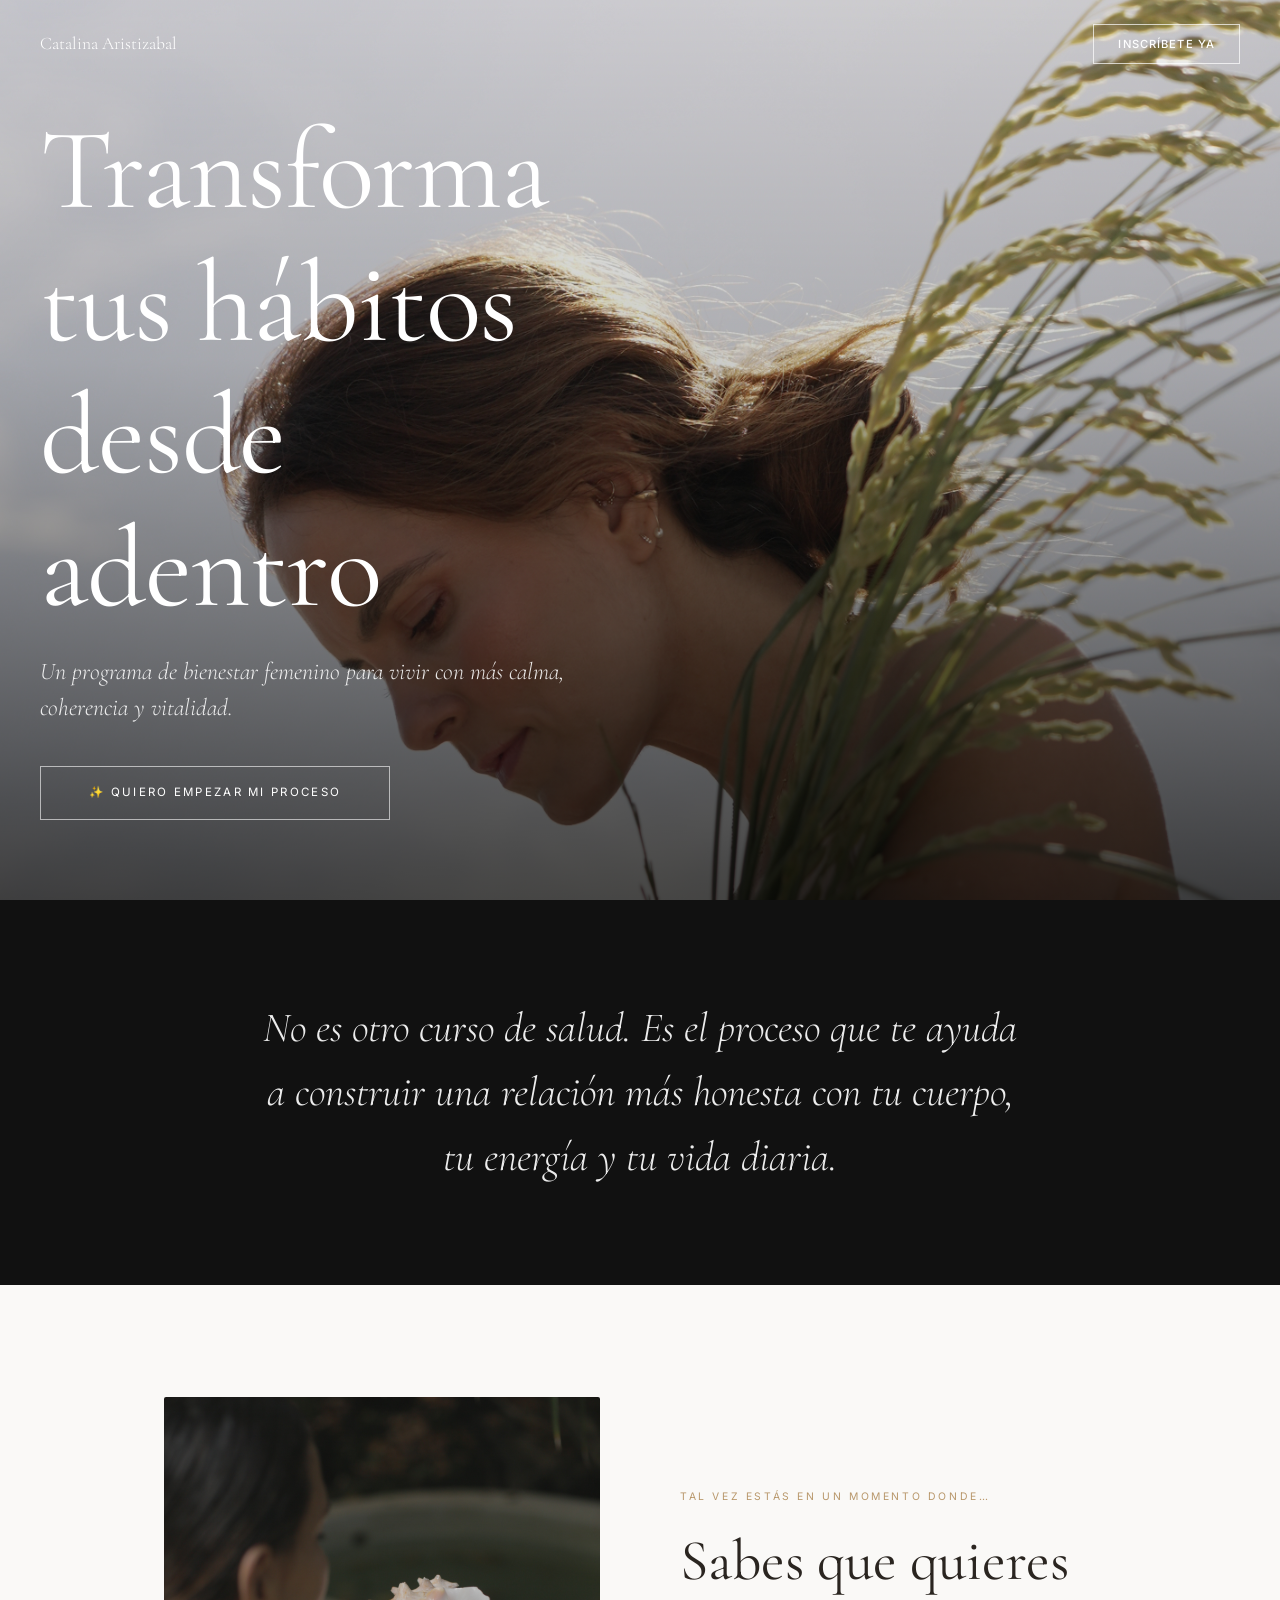
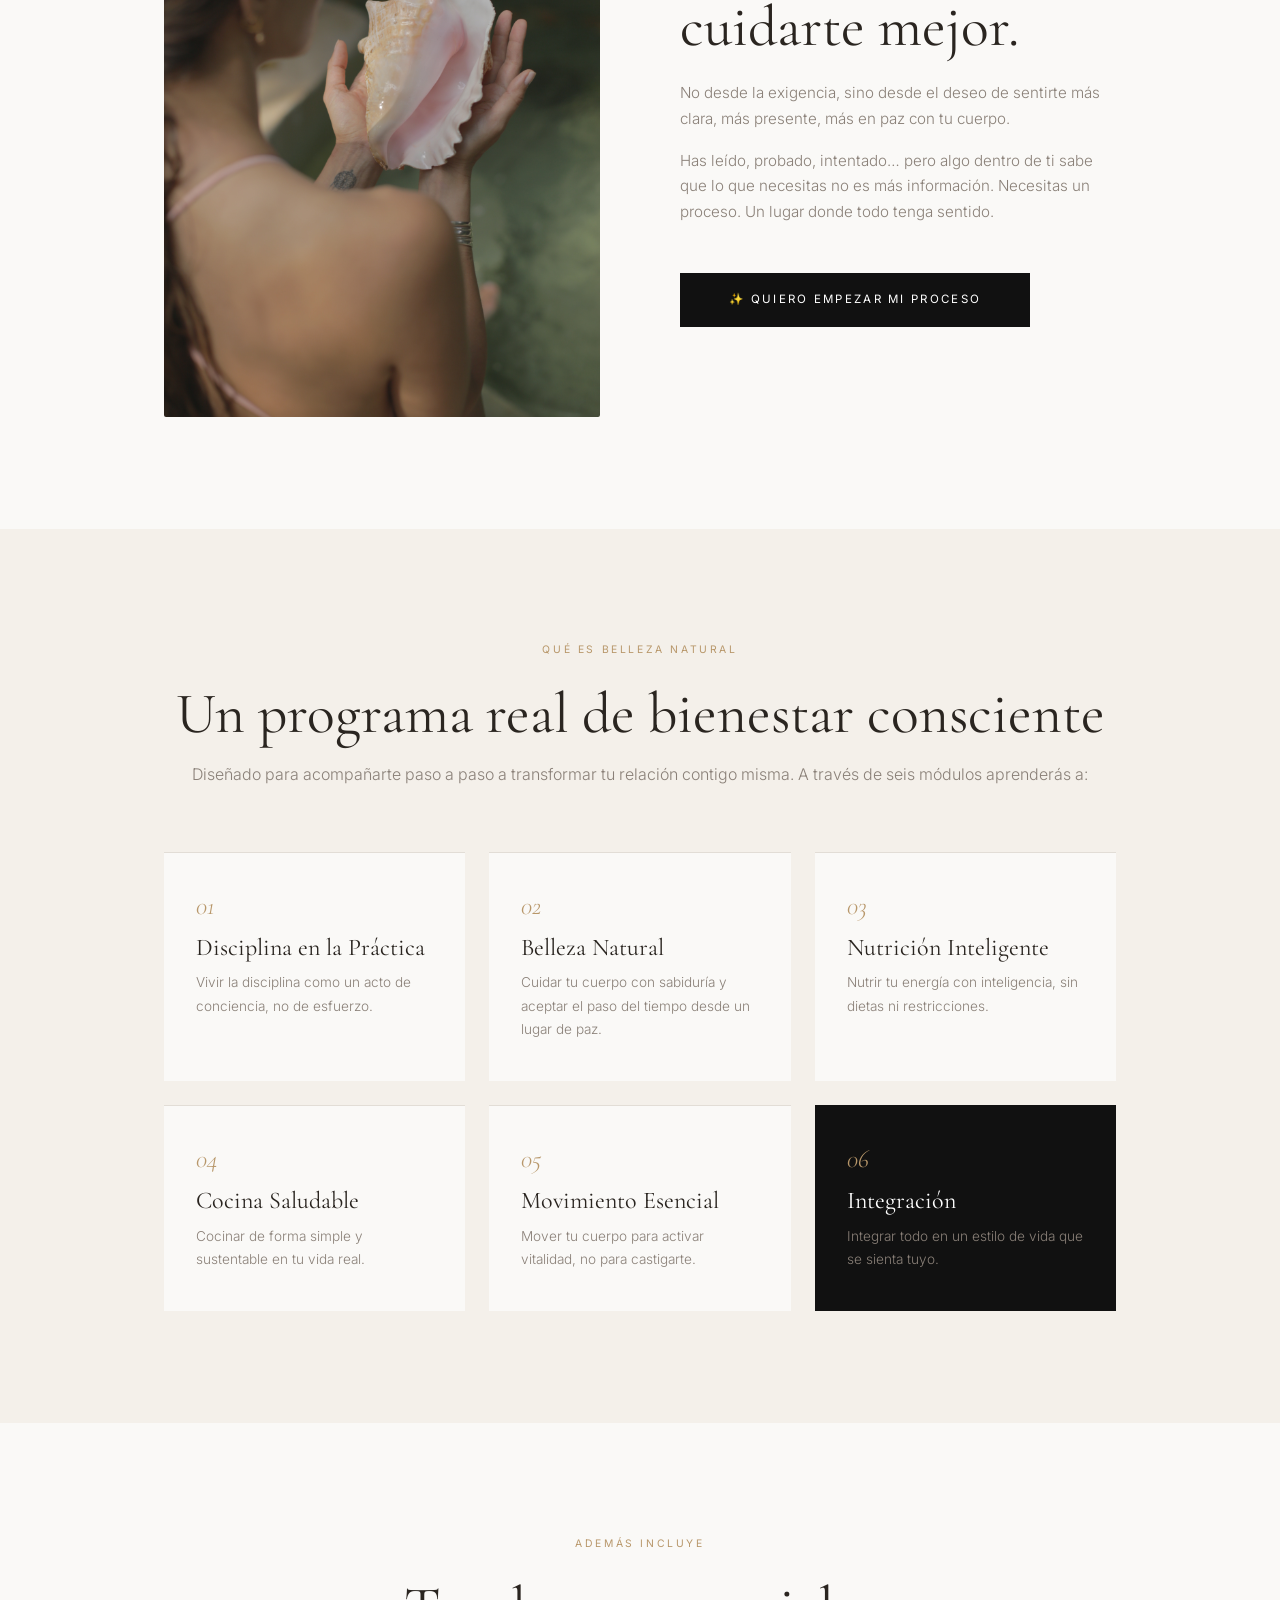
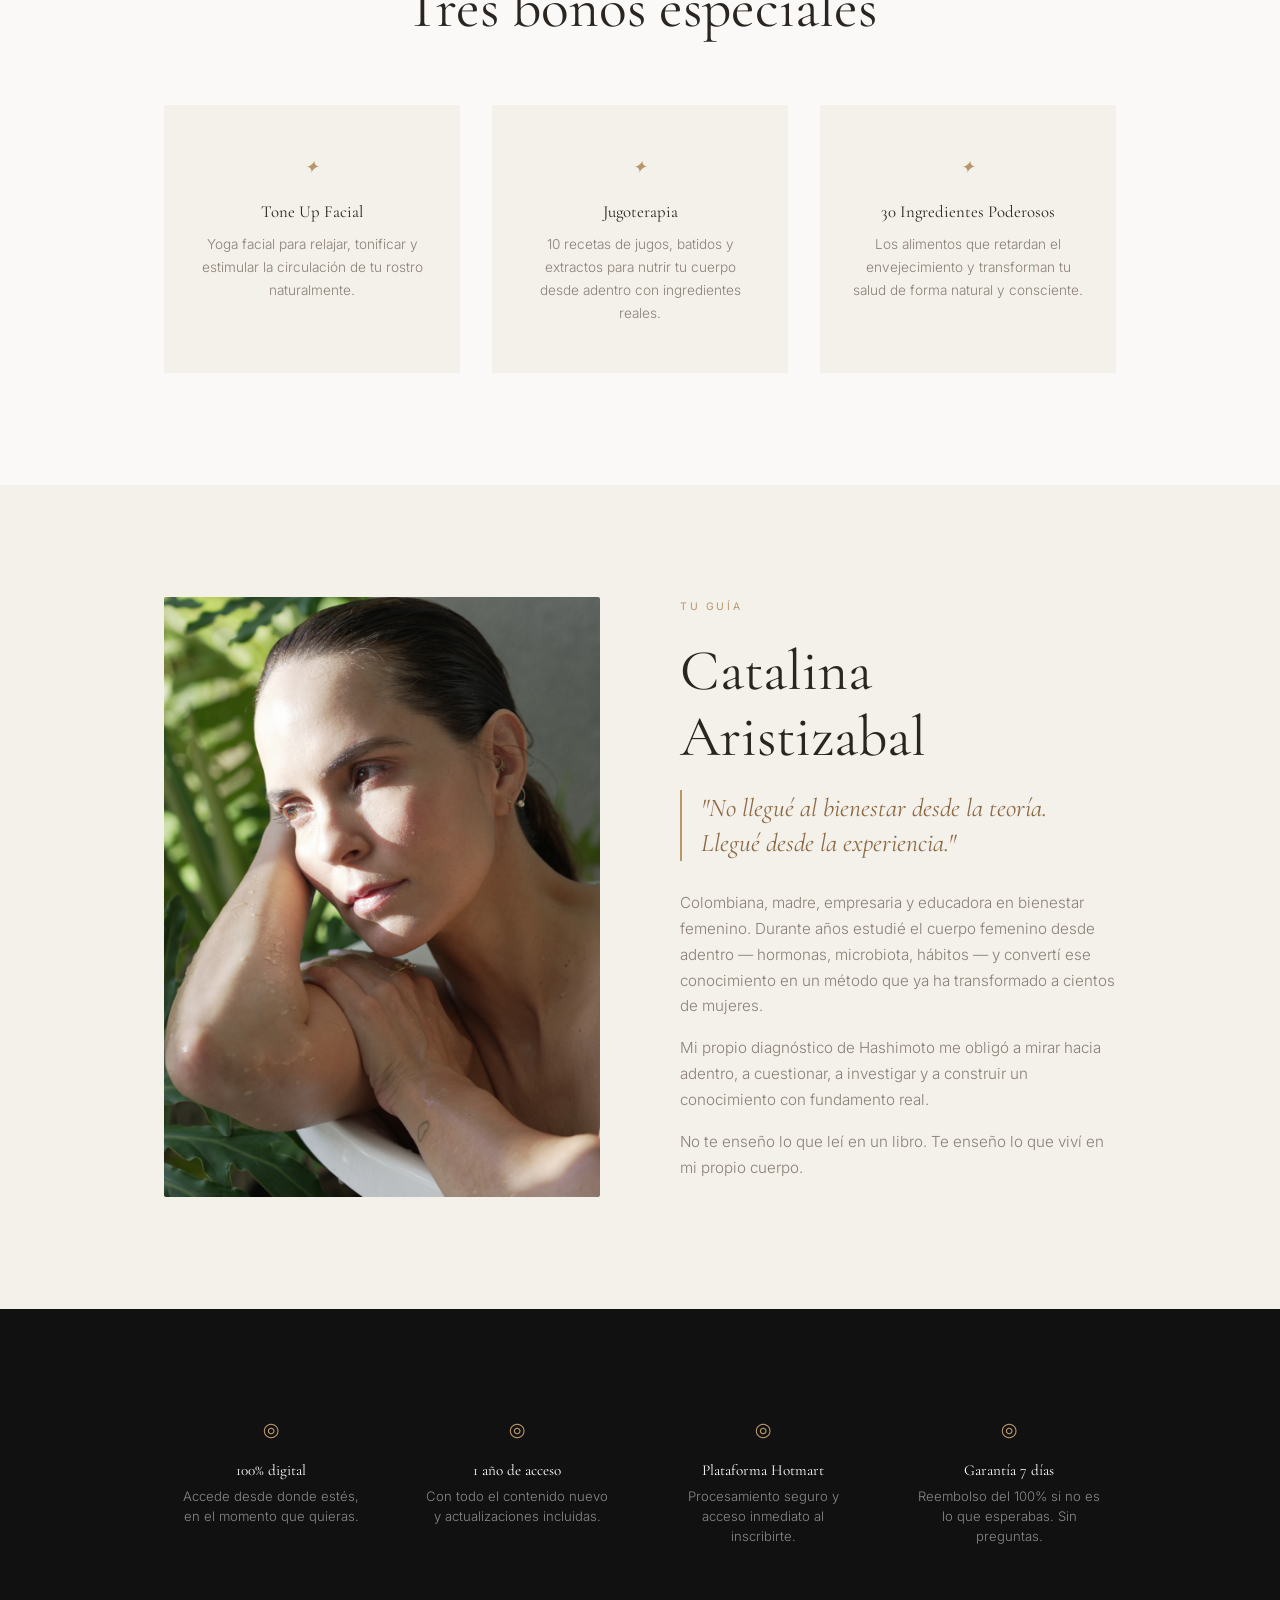
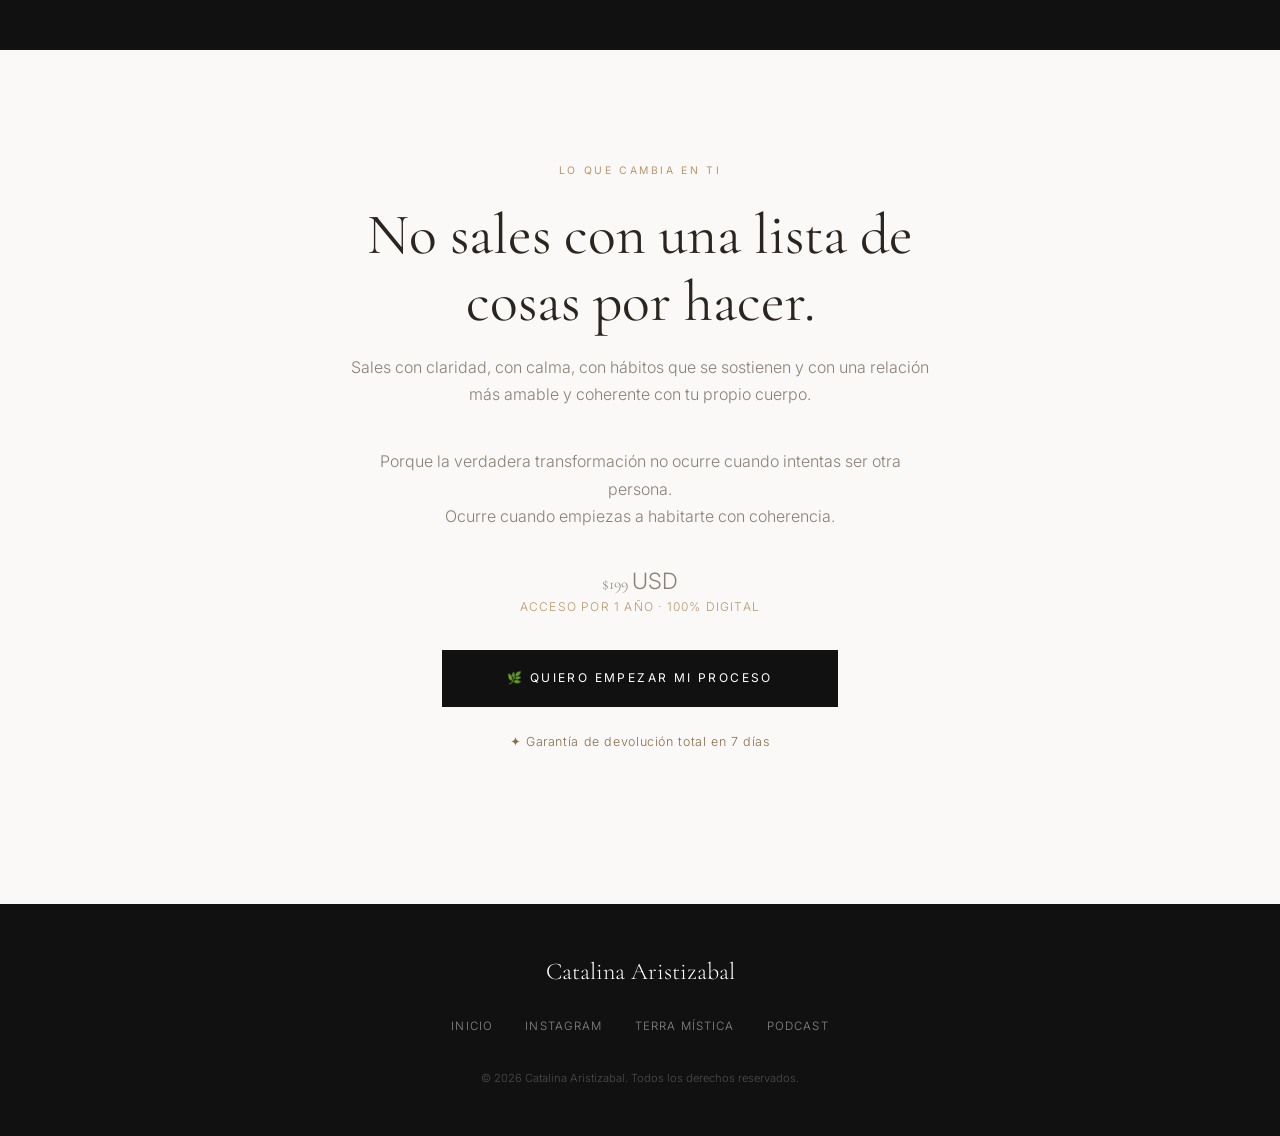
<file: belleza-natural/index.html>
<!DOCTYPE html>
<html lang="es">
<head>
  <meta charset="UTF-8" />
  <meta name="viewport" content="width=device-width, initial-scale=1.0" />
  <title>Belleza Natural — Catalina Aristizabal</title>
  <meta name="description" content="Un curso online para mujeres que quieren cuidarse de verdad. Desde adentro hacia afuera." />
  <link rel="preconnect" href="https://fonts.googleapis.com" />
  <link rel="preconnect" href="https://fonts.gstatic.com" crossorigin />
  <link href="https://fonts.googleapis.com/css2?family=Cormorant+Garamond:ital,wght@0,300;0,400;0,600;1,300;1,400&family=Inter:wght@300;400;500&display=swap" rel="stylesheet" />
  <link rel="stylesheet" href="styles.css" />
</head>
<body>

  <!-- NAV -->
  <nav class="nav" id="nav">
    <a href="https://catalinaaristizabal.com" class="nav-logo">Catalina Aristizabal</a>
    <a href="https://pay.hotmart.com/N94983655J?off=l1g0r4eq" target="_blank" rel="noopener" class="btn-nav">Inscríbete ya</a>
  </nav>

  <!-- HERO -->
  <section class="hero">
    <div class="hero-image-wrap">
      <img src="images/hero.jpg" alt="Belleza Natural" class="hero-img" />
    </div>
    <div class="hero-content">
      <h1 class="hero-title">Transforma tus hábitos<br />desde adentro</h1>
      <p class="hero-tagline">Un programa de bienestar femenino para vivir con más calma, coherencia y vitalidad.</p>
      <a href="https://pay.hotmart.com/N94983655J?off=l1g0r4eq" target="_blank" rel="noopener" class="btn btn-primary">✨ Quiero empezar mi proceso</a>
    </div>
  </section>

  <!-- FRASE IMPACTO -->
  <section class="impacto">
    <div class="container">
      <p class="impacto-text fade-in">No es otro curso de salud. Es el proceso que te ayuda a construir una relación más honesta con tu cuerpo, tu energía y tu vida diaria.</p>
    </div>
  </section>

  <!-- PARA QUIÉN -->
  <section class="para-quien">
    <div class="container grid-2">
      <div class="pq-image-wrap">
        <img src="images/foto2.jpg" alt="Catalina Aristizabal" class="pq-img" />
      </div>
      <div class="pq-text fade-in">
        <span class="section-label">Tal vez estás en un momento donde…</span>
        <h2>Sabes que quieres cuidarte mejor.</h2>
        <p>No desde la exigencia, sino desde el deseo de sentirte más clara, más presente, más en paz con tu cuerpo.</p>
        <p>Has leído, probado, intentado… pero algo dentro de ti sabe que lo que necesitas no es más información. Necesitas un proceso. Un lugar donde todo tenga sentido.</p>
        <a href="https://pay.hotmart.com/N94983655J?off=l1g0r4eq" target="_blank" rel="noopener" class="btn btn-dark" style="margin-top:2rem;">✨ Quiero empezar mi proceso</a>
      </div>
    </div>
  </section>

  <!-- MÓDULOS -->
  <section class="modulos">
    <div class="container">
      <div class="section-header fade-in">
        <span class="section-label">Qué es Belleza Natural</span>
        <h2>Un programa real de bienestar consciente</h2>
        <p class="section-desc">Diseñado para acompañarte paso a paso a transformar tu relación contigo misma. A través de seis módulos aprenderás a:</p>
      </div>
      <div class="modulos-grid">

        <div class="modulo-card fade-in">
          <span class="modulo-num">01</span>
          <h3>Disciplina en la Práctica</h3>
          <p>Vivir la disciplina como un acto de conciencia, no de esfuerzo.</p>
        </div>

        <div class="modulo-card fade-in">
          <span class="modulo-num">02</span>
          <h3>Belleza Natural</h3>
          <p>Cuidar tu cuerpo con sabiduría y aceptar el paso del tiempo desde un lugar de paz.</p>
        </div>

        <div class="modulo-card fade-in">
          <span class="modulo-num">03</span>
          <h3>Nutrición Inteligente</h3>
          <p>Nutrir tu energía con inteligencia, sin dietas ni restricciones.</p>
        </div>

        <div class="modulo-card fade-in">
          <span class="modulo-num">04</span>
          <h3>Cocina Saludable</h3>
          <p>Cocinar de forma simple y sustentable en tu vida real.</p>
        </div>

        <div class="modulo-card fade-in">
          <span class="modulo-num">05</span>
          <h3>Movimiento Esencial</h3>
          <p>Mover tu cuerpo para activar vitalidad, no para castigarte.</p>
        </div>

        <div class="modulo-card fade-in modulo-bono">
          <span class="modulo-num">06</span>
          <h3>Integración</h3>
          <p>Integrar todo en un estilo de vida que se sienta tuyo.</p>
        </div>

      </div>
    </div>
  </section>

  <!-- BONOS -->
  <section class="bonos">
    <div class="container">
      <div class="section-header fade-in">
        <span class="section-label">Además incluye</span>
        <h2>Tres bonos especiales</h2>
      </div>
      <div class="bonos-grid">
        <div class="bono-item fade-in">
          <div class="bono-num">✦</div>
          <h4>Tone Up Facial</h4>
          <p>Yoga facial para relajar, tonificar y estimular la circulación de tu rostro naturalmente.</p>
        </div>
        <div class="bono-item fade-in">
          <div class="bono-num">✦</div>
          <h4>Jugoterapia</h4>
          <p>10 recetas de jugos, batidos y extractos para nutrir tu cuerpo desde adentro con ingredientes reales.</p>
        </div>
        <div class="bono-item fade-in">
          <div class="bono-num">✦</div>
          <h4>30 Ingredientes Poderosos</h4>
          <p>Los alimentos que retardan el envejecimiento y transforman tu salud de forma natural y consciente.</p>
        </div>
      </div>
    </div>
  </section>

  <!-- FOTO + CATALINA -->
  <section class="catalina-section">
    <div class="container grid-2">
      <div class="cat-image-wrap">
        <img src="images/foto3.jpg" alt="Catalina Aristizabal" class="cat-img" />
      </div>
      <div class="cat-text fade-in">
        <span class="section-label">Tu guía</span>
        <h2>Catalina<br />Aristizabal</h2>
        <blockquote>"No llegué al bienestar desde la teoría.<br />Llegué desde la experiencia."</blockquote>
        <p>Colombiana, madre, empresaria y educadora en bienestar femenino. Durante años estudié el cuerpo femenino desde adentro — hormonas, microbiota, hábitos — y convertí ese conocimiento en un método que ya ha transformado a cientos de mujeres.</p>
        <p>Mi propio diagnóstico de Hashimoto me obligó a mirar hacia adentro, a cuestionar, a investigar y a construir un conocimiento con fundamento real.</p>
        <p>No te enseño lo que leí en un libro. Te enseño lo que viví en mi propio cuerpo.</p>
      </div>
    </div>
  </section>

  <!-- DETALLES -->
  <section class="detalles">
    <div class="container">
      <div class="detalles-grid fade-in">
        <div class="detalle-item">
          <span class="detalle-num">◎</span>
          <h4>100% digital</h4>
          <p>Accede desde donde estés, en el momento que quieras.</p>
        </div>
        <div class="detalle-item">
          <span class="detalle-num">◎</span>
          <h4>1 año de acceso</h4>
          <p>Con todo el contenido nuevo y actualizaciones incluidas.</p>
        </div>
        <div class="detalle-item">
          <span class="detalle-num">◎</span>
          <h4>Plataforma Hotmart</h4>
          <p>Procesamiento seguro y acceso inmediato al inscribirte.</p>
        </div>
        <div class="detalle-item">
          <span class="detalle-num">◎</span>
          <h4>Garantía 7 días</h4>
          <p>Reembolso del 100% si no es lo que esperabas. Sin preguntas.</p>
        </div>
      </div>
    </div>
  </section>

  <!-- CTA FINAL -->
  <section class="cta-final">
    <div class="container">
      <div class="cta-inner fade-in">
        <span class="section-label">Lo que cambia en ti</span>
        <h2>No sales con una lista de cosas por hacer.</h2>
        <p>Sales con claridad, con calma, con hábitos que se sostienen y con una relación más amable y coherente con tu propio cuerpo.</p>
        <p>Porque la verdadera transformación no ocurre cuando intentas ser otra persona.<br />Ocurre cuando empiezas a habitarte con coherencia.</p>
        <div class="precio-wrap">
          <p class="precio">$199 <span>USD</span></p>
          <p class="precio-nota">Acceso por 1 año · 100% digital</p>
        </div>
        <a href="https://pay.hotmart.com/N94983655J?off=l1g0r4eq" target="_blank" rel="noopener" class="btn btn-dark btn-large">🌿 Quiero empezar mi proceso</a>
        <p class="garantia">✦ Garantía de devolución total en 7 días</p>
      </div>
    </div>
  </section>

  <!-- FOOTER -->
  <footer class="footer">
    <div class="container">
      <p class="footer-logo">Catalina Aristizabal</p>
      <div class="footer-links">
        <a href="https://catalinaaristizabal.com">Inicio</a>
        <a href="https://www.instagram.com/catalinaaristizabalh" target="_blank" rel="noopener">Instagram</a>
        <a href="https://terramistica.us/" target="_blank" rel="noopener">Terra Mística</a>
        <a href="https://open.spotify.com/show/0FNk7JtYBHISEStvZfWXEb" target="_blank" rel="noopener">Podcast</a>
      </div>
      <p class="footer-copy">© 2026 Catalina Aristizabal. Todos los derechos reservados.</p>
    </div>
  </footer>

  <script src="script.js"></script>
</body>
</html>
</file>
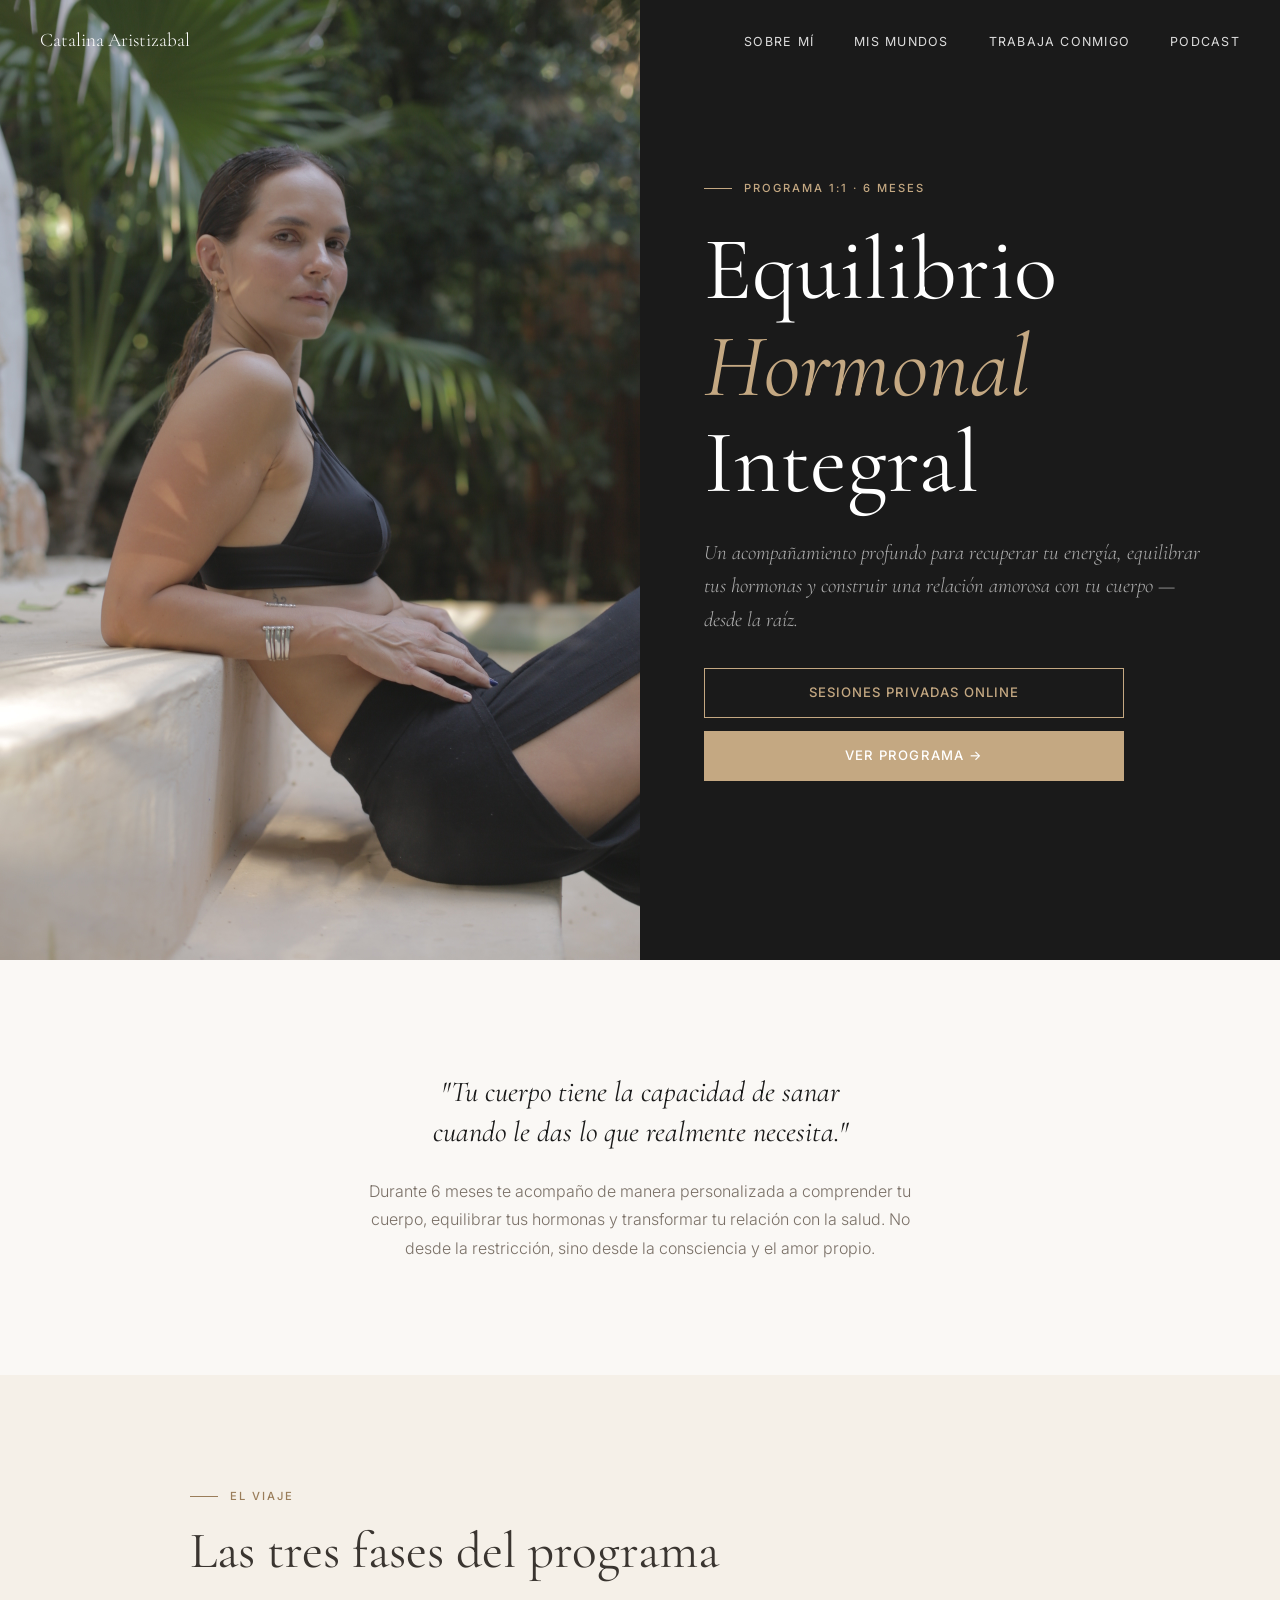
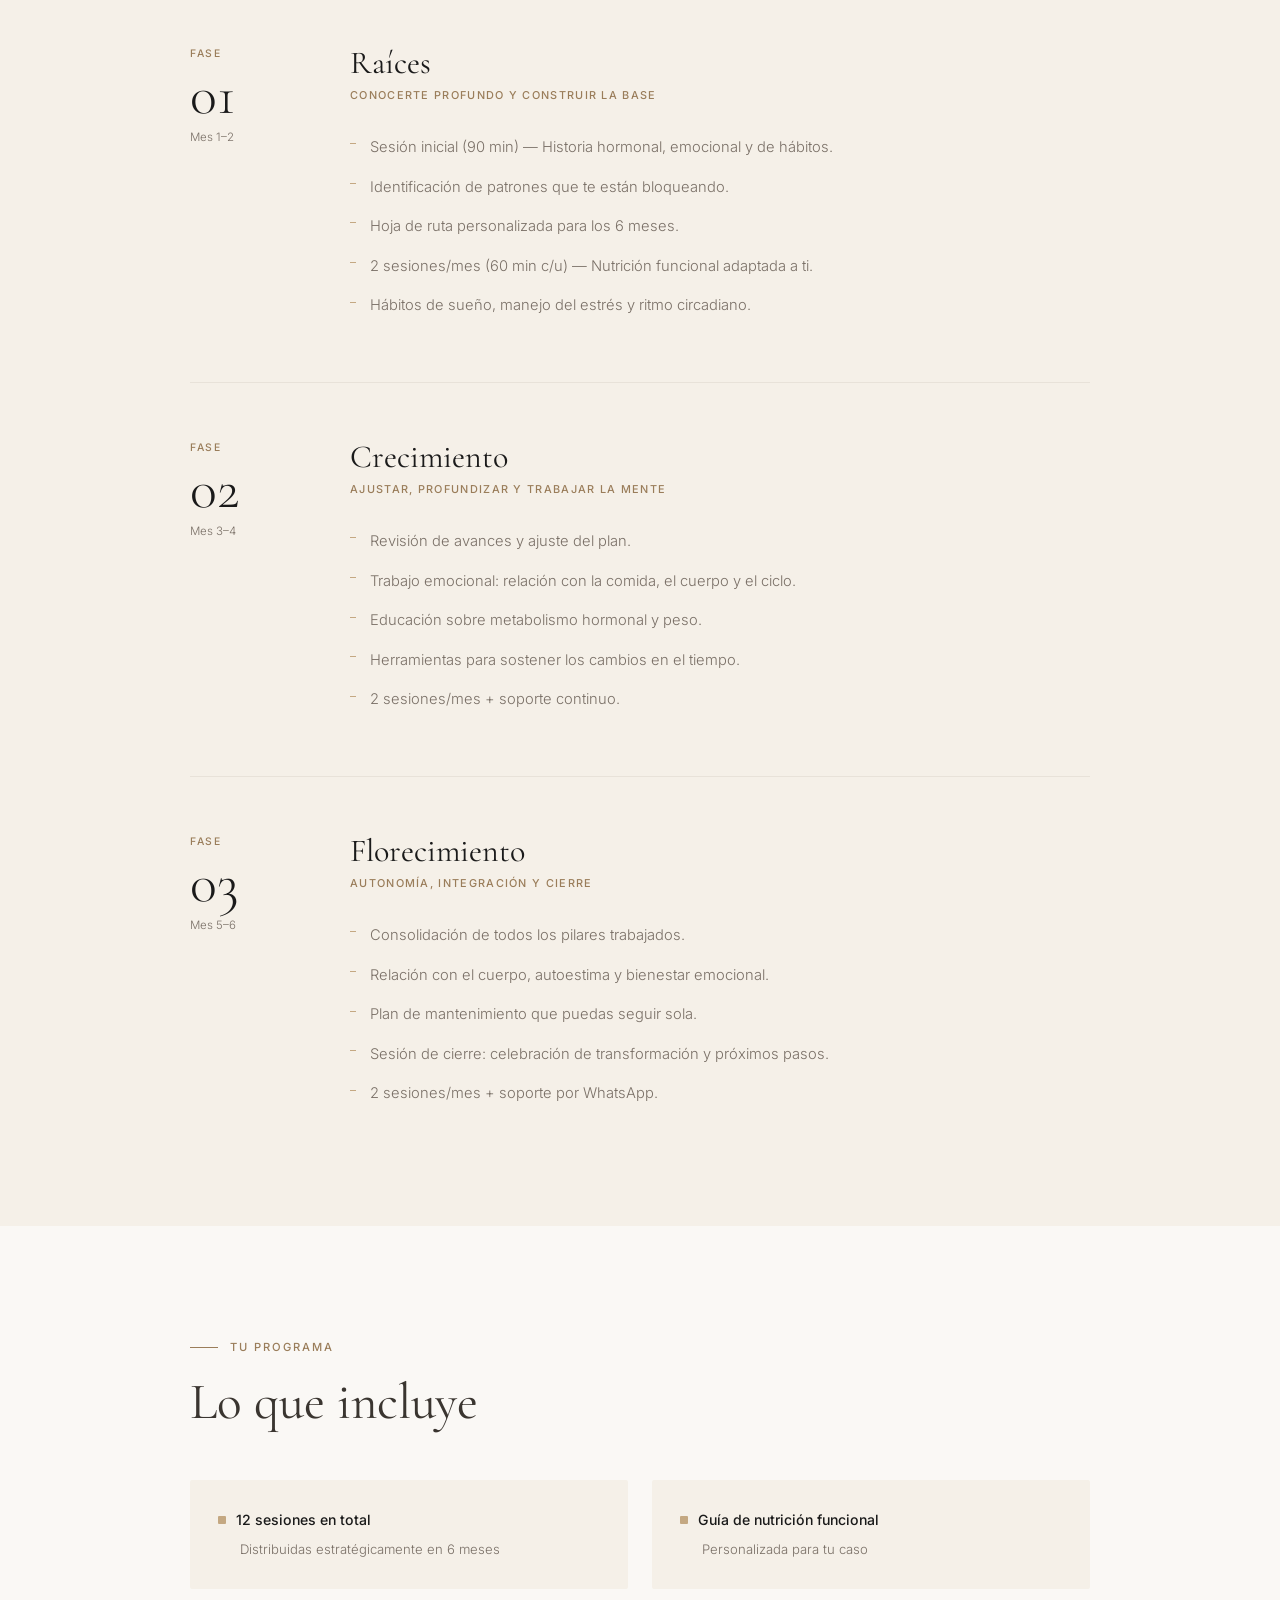
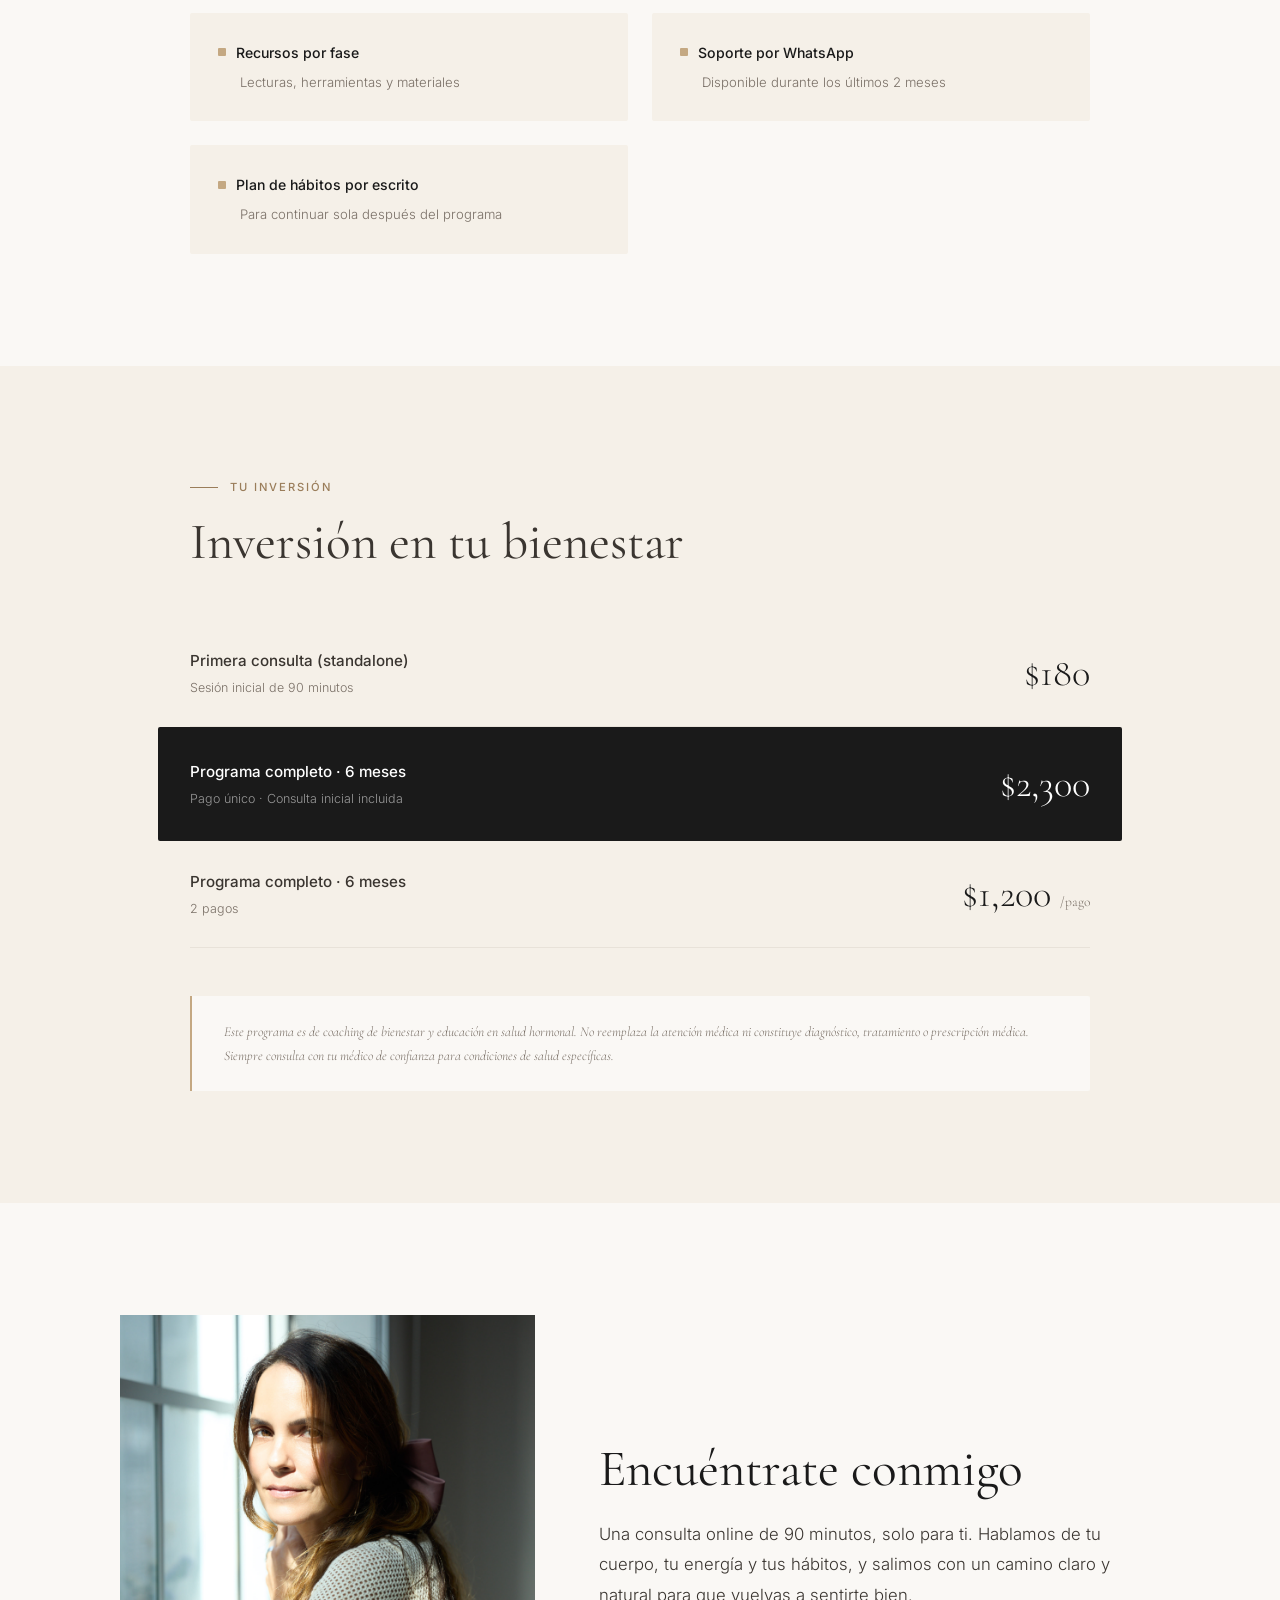
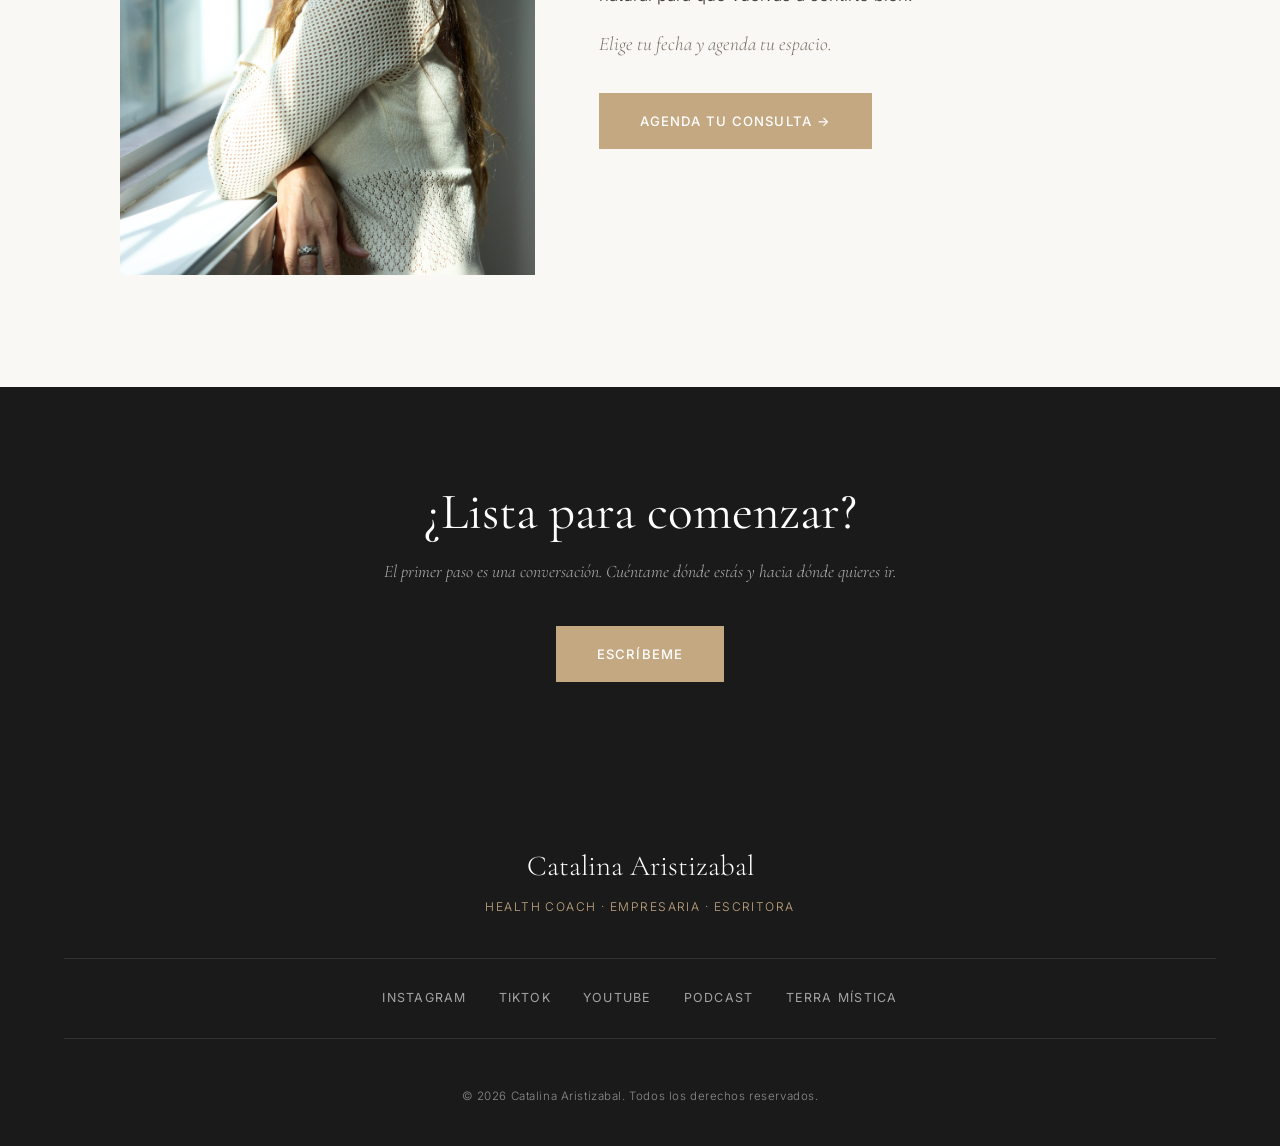
<file: trabaja-conmigo/index.html>
<!DOCTYPE html>
<html lang="es">
<head>
  <meta charset="UTF-8" />
  <meta name="viewport" content="width=device-width, initial-scale=1.0" />
  <title>Trabaja conmigo — Catalina Aristizabal</title>
  <meta name="description" content="Programa de coaching 1:1 en equilibrio hormonal, nutrición funcional y bienestar integral. 6 meses de acompañamiento profundo con Catalina Aristizabal." />
  <link rel="preconnect" href="https://fonts.googleapis.com" />
  <link rel="preconnect" href="https://fonts.gstatic.com" crossorigin />
  <link href="https://fonts.googleapis.com/css2?family=Cormorant+Garamond:ital,wght@0,300;0,400;0,600;1,300;1,400&family=Inter:wght@300;400;500&display=swap" rel="stylesheet" />
  <link rel="stylesheet" href="../styles.css" />
  <style>
    /* ========== COACHING PAGE ========== */

    /* HERO */
    .coaching-hero {
      display: grid;
      grid-template-columns: 1fr 1fr;
      min-height: 100vh;
      background: var(--color-dark);
    }
    .coaching-hero-bg {
      position: relative;
      overflow: hidden;
    }
    .coaching-hero-bg img {
      width: 100%;
      height: 100%;
      object-fit: cover;
      object-position: center 20%;
    }
    .coaching-hero-content {
      display: flex;
      flex-direction: column;
      justify-content: center;
      padding: 5rem 4rem;
    }
    .coaching-hero-label {
      font-family: var(--font-sans);
      font-size: 0.7rem;
      font-weight: 500;
      letter-spacing: 0.18em;
      text-transform: uppercase;
      color: var(--color-terra);
      margin-bottom: 1.5rem;
      display: flex;
      align-items: center;
      gap: 0.75rem;
    }
    .coaching-hero-label::before {
      content: '';
      display: block;
      width: 28px;
      height: 1px;
      background: var(--color-terra);
    }
    .coaching-hero-content h1 {
      color: #fff;
      margin-bottom: 1.5rem;
      line-height: 1.08;
    }
    .coaching-hero-content h1 em {
      font-style: italic;
      color: var(--color-terra);
    }
    .coaching-hero-tagline {
      font-family: var(--font-serif);
      font-style: italic;
      font-size: clamp(1.05rem, 2vw, 1.3rem);
      color: rgba(255,255,255,0.65);
      line-height: 1.6;
      max-width: 520px;
    }
    .coaching-hero-actions {
      display: flex;
      flex-direction: column;
      align-items: stretch;
      gap: 0.85rem;
      margin-top: 2rem;
      width: 100%;
      max-width: 420px;
    }
    .btn-terra-outline {
      display: block;
      width: 100%;
      padding: 1rem 1.5rem;
      font-family: var(--font-sans);
      font-size: 0.82rem;
      font-weight: 500;
      letter-spacing: 0.08em;
      text-transform: uppercase;
      text-align: center;
      line-height: 1.2;
      background: transparent;
      color: var(--color-terra);
      border: 1px solid var(--color-terra);
      text-decoration: none;
      transition: all 0.3s ease;
      cursor: pointer;
    }
    .btn-terra-outline:hover {
      background: var(--color-terra);
      color: #fff;
    }
    .coaching-hero-actions .btn-terra {
      display: block;
      width: 100%;
      margin-top: 0;
      text-align: center;
      line-height: 1.2;
    }

    /* INTRO */
    .coaching-intro {
      padding: var(--section-padding);
    }
    .coaching-intro .container {
      max-width: 720px;
      text-align: center;
    }
    .coaching-intro blockquote {
      font-size: clamp(1.3rem, 2.5vw, 1.8rem);
      color: var(--color-dark);
      margin-bottom: 1.5rem;
    }
    .coaching-intro p {
      font-size: 1rem;
      color: var(--color-text-light);
      max-width: 560px;
      margin: 0 auto;
      line-height: 1.8;
    }

    /* FASES */
    .coaching-fases {
      padding: var(--section-padding);
      background: var(--color-cream);
    }
    .coaching-fases-inner {
      max-width: 900px;
      margin: 0 auto;
    }
    .coaching-fases-header {
      margin-bottom: 4rem;
    }
    .coaching-section-label {
      font-family: var(--font-sans);
      font-size: 0.7rem;
      font-weight: 500;
      letter-spacing: 0.18em;
      text-transform: uppercase;
      color: var(--color-terra-dark);
      margin-bottom: 1rem;
      display: flex;
      align-items: center;
      gap: 0.75rem;
    }
    .coaching-section-label::before {
      content: '';
      display: block;
      width: 28px;
      height: 1px;
      background: var(--color-terra-dark);
    }
    .coaching-fases-header h2 {
      margin-bottom: 0;
    }
    .fase {
      display: grid;
      grid-template-columns: 120px 1fr;
      gap: 2.5rem;
      margin-bottom: 3.5rem;
      padding-bottom: 3.5rem;
      border-bottom: 1px solid var(--color-border);
    }
    .fase:last-child {
      border-bottom: none;
      margin-bottom: 0;
      padding-bottom: 0;
    }
    .fase-number-label {
      font-size: 0.65rem;
      font-weight: 500;
      letter-spacing: 0.15em;
      text-transform: uppercase;
      color: var(--color-terra-dark);
      margin-bottom: 0.3rem;
    }
    .fase-number-big {
      font-family: var(--font-serif);
      font-size: 3.5rem;
      font-weight: 300;
      line-height: 1;
      color: var(--color-dark);
    }
    .fase-number-months {
      font-size: 0.72rem;
      color: var(--color-text-light);
      margin-top: 0.3rem;
    }
    .fase-body h3 {
      font-family: var(--font-serif);
      font-weight: 400;
      font-size: 2rem;
      color: var(--color-dark);
      margin-bottom: 0.25rem;
    }
    .fase-subtitle {
      font-size: 0.68rem;
      font-weight: 500;
      letter-spacing: 0.12em;
      text-transform: uppercase;
      color: var(--color-terra-dark);
      margin-bottom: 1.5rem;
    }
    .fase-body ul {
      list-style: none;
      padding: 0;
    }
    .fase-body li {
      font-size: 0.92rem;
      color: var(--color-text-light);
      padding: 0.5rem 0;
      padding-left: 1.25rem;
      position: relative;
      line-height: 1.6;
    }
    .fase-body li::before {
      content: '';
      position: absolute;
      left: 0;
      top: 0.95rem;
      width: 6px;
      height: 1px;
      background: var(--color-terra);
    }

    /* INCLUYE */
    .coaching-incluye {
      padding: var(--section-padding);
    }
    .coaching-incluye-inner {
      max-width: 900px;
      margin: 0 auto;
    }
    .coaching-incluye-header {
      margin-bottom: 3rem;
    }
    .incluye-grid {
      display: grid;
      grid-template-columns: 1fr 1fr;
      gap: 1.5rem;
    }
    .incluye-item {
      background: var(--color-cream);
      padding: 1.75rem;
      border-radius: 2px;
    }
    .incluye-item h4 {
      font-family: var(--font-sans);
      font-size: 0.88rem;
      font-weight: 500;
      color: var(--color-dark);
      margin-bottom: 0.4rem;
      display: flex;
      align-items: center;
      gap: 0.6rem;
    }
    .incluye-item h4::before {
      content: '';
      display: block;
      width: 8px;
      height: 8px;
      background: var(--color-terra);
      border-radius: 1px;
      flex-shrink: 0;
    }
    .incluye-item p {
      font-size: 0.82rem;
      color: var(--color-text-light);
      padding-left: 1.4rem;
    }

    /* PRECIOS */
    .coaching-precios {
      padding: var(--section-padding);
      background: var(--color-cream);
    }
    .coaching-precios-inner {
      max-width: 900px;
      margin: 0 auto;
    }
    .coaching-precios-header {
      margin-bottom: 3rem;
    }
    .precio-row {
      display: flex;
      align-items: center;
      justify-content: space-between;
      padding: 1.75rem 0;
      border-bottom: 1px solid var(--color-border);
    }
    .precio-row:first-of-type {
      border-top: 1px solid var(--color-border);
    }
    .precio-row.destacado {
      background: var(--color-dark);
      color: #fff;
      margin: 0 -2rem;
      padding: 2rem;
      border: none;
      border-radius: 2px;
    }
    .precio-info h4 {
      font-family: var(--font-sans);
      font-size: 0.95rem;
      font-weight: 500;
      margin-bottom: 0.2rem;
    }
    .precio-info p {
      font-size: 0.78rem;
      color: var(--color-text-light);
    }
    .precio-row.destacado .precio-info p {
      color: rgba(255,255,255,0.55);
    }
    .precio-amount {
      font-family: var(--font-serif);
      font-size: 2.4rem;
      font-weight: 300;
      line-height: 1;
      color: var(--color-dark);
      white-space: nowrap;
    }
    .precio-row.destacado .precio-amount {
      color: #fff;
    }
    .precio-amount small {
      font-size: 0.85rem;
      color: var(--color-text-light);
      font-weight: 300;
    }
    .precio-row.destacado .precio-amount small {
      color: rgba(255,255,255,0.5);
    }

    /* DISCLAIMER */
    .disclaimer {
      margin-top: 3rem;
      padding: 1.5rem 2rem;
      border-left: 2px solid var(--color-terra);
      background: var(--color-bg);
      border-radius: 0 2px 2px 0;
    }
    .disclaimer p {
      font-family: var(--font-serif);
      font-style: italic;
      font-size: 0.85rem;
      color: var(--color-text-light);
      line-height: 1.7;
    }

    /* CTA FINAL */
    .coaching-cta {
      padding: 6rem 1.5rem;
      background: var(--color-dark);
      text-align: center;
    }
    .coaching-cta-inner {
      max-width: 600px;
      margin: 0 auto;
    }
    .coaching-cta h2 {
      color: #fff;
      margin-bottom: 1rem;
    }
    .coaching-cta p {
      font-family: var(--font-serif);
      font-style: italic;
      font-size: 1.1rem;
      color: rgba(255,255,255,0.65);
      margin-bottom: 2.5rem;
      line-height: 1.6;
    }
    .btn-terra {
      display: inline-block;
      padding: 1rem 2.5rem;
      font-family: var(--font-sans);
      font-size: 0.82rem;
      font-weight: 500;
      letter-spacing: 0.08em;
      text-transform: uppercase;
      background: var(--color-terra);
      color: #fff;
      border: 1px solid var(--color-terra);
      text-decoration: none;
      transition: all 0.3s ease;
      cursor: pointer;
    }
    .btn-terra:hover {
      background: var(--color-terra-dark);
      border-color: var(--color-terra-dark);
    }

    /* ENCUENTRO */
    .encuentro {
      padding: var(--section-padding);
      background: var(--color-bg);
    }
    .encuentro-grid {
      max-width: 1040px;
      margin: 0 auto;
      display: grid;
      grid-template-columns: 0.85fr 1.15fr;
      gap: 4rem;
      align-items: center;
    }
    .encuentro-image {
      overflow: hidden;
    }
    .encuentro-image img {
      width: 100%;
      height: 560px;
      object-fit: cover;
      object-position: center 18%;
    }
    .encuentro h2 {
      color: var(--color-dark);
      margin-bottom: 1.25rem;
    }
    .encuentro-body {
      font-size: 1.05rem;
      line-height: 1.8;
      color: var(--color-text);
      margin-bottom: 1.15rem;
      max-width: 34rem;
    }
    .encuentro-line {
      font-family: var(--font-serif);
      font-style: italic;
      font-size: 1.2rem;
      color: var(--color-text-light);
      margin-bottom: 2rem;
    }

    /* RESPONSIVE */
    @media (max-width: 768px) {
      .coaching-hero {
        grid-template-columns: 1fr;
      }
      .coaching-hero-bg {
        height: 70vh;
      }
      .coaching-hero-content { padding: 3rem 1.5rem; }
      .coaching-hero-actions {
        max-width: none;
      }
      .encuentro-grid {
        grid-template-columns: 1fr;
        gap: 2rem;
      }
      .encuentro-image img {
        height: 78vw;
        max-height: 460px;
        object-position: center 12%;
      }
      .encuentro .btn-terra {
        display: block;
        width: 100%;
        text-align: center;
      }
      .fase {
        grid-template-columns: 1fr;
        gap: 1rem;
      }
      .fase-number {
        display: flex;
        align-items: baseline;
        gap: 1rem;
      }
      .incluye-grid { grid-template-columns: 1fr; }
      .precio-row {
        flex-direction: column;
        align-items: flex-start;
        gap: 0.75rem;
      }
      .precio-row.destacado {
        margin: 0 -1rem;
        padding: 1.75rem 1.5rem;
      }
      .precio-amount { font-size: 2rem; }
    }
  </style>
</head>
<body>

  <!-- NAV -->
  <nav class="nav scrolled" id="nav">
    <a href="../index.html" class="nav-logo">Catalina Aristizabal</a>
    <ul class="nav-links">
      <li><a href="../index.html#sobre-mi">Sobre mí</a></li>
      <li><a href="../index.html#mundos">Mis mundos</a></li>
      <li><a href="index.html">Trabaja conmigo</a></li>
      <li><a href="../index.html#podcast">Podcast</a></li>
    </ul>
    <button class="nav-toggle" id="navToggle" aria-label="Menu">
      <span></span><span></span><span></span>
    </button>
  </nav>

  <!-- HERO -->
  <section class="coaching-hero">
    <div class="coaching-hero-bg">
      <img src="../images/coaching.jpg" alt="Catalina Aristizabal" style="object-position: center 30%;" />
    </div>
    <div class="coaching-hero-content">
      <p class="coaching-hero-label">Programa 1:1 · 6 meses</p>
      <h1>Equilibrio<br /><em>Hormonal</em><br />Integral</h1>
      <p class="coaching-hero-tagline">Un acompañamiento profundo para recuperar tu energía, equilibrar tus hormonas y construir una relación amorosa con tu cuerpo — desde la raíz.</p>
      <div class="coaching-hero-actions">
        <a href="https://calendly.com/catahealthcoach/coaching" target="_blank" rel="noopener" class="btn-terra-outline">Sesiones privadas online</a>
        <a href="#precios" class="btn-terra">Ver programa →</a>
      </div>
    </div>
  </section>

  <!-- INTRO / QUOTE -->
  <section class="coaching-intro">
    <div class="container">
      <blockquote>"Tu cuerpo tiene la capacidad de sanar<br />cuando le das lo que realmente necesita."</blockquote>
      <p>Durante 6 meses te acompaño de manera personalizada a comprender tu cuerpo, equilibrar tus hormonas y transformar tu relación con la salud. No desde la restricción, sino desde la consciencia y el amor propio.</p>
    </div>
  </section>

  <!-- FASES -->
  <section class="coaching-fases">
    <div class="coaching-fases-inner">
      <div class="coaching-fases-header fade-in">
        <p class="coaching-section-label">El viaje</p>
        <h2>Las tres fases del programa</h2>
      </div>

      <div class="fase fade-in">
        <div class="fase-number">
          <p class="fase-number-label">Fase</p>
          <p class="fase-number-big">01</p>
          <p class="fase-number-months">Mes 1–2</p>
        </div>
        <div class="fase-body">
          <h3>Raíces</h3>
          <p class="fase-subtitle">Conocerte profundo y construir la base</p>
          <ul>
            <li>Sesión inicial (90 min) — Historia hormonal, emocional y de hábitos.</li>
            <li>Identificación de patrones que te están bloqueando.</li>
            <li>Hoja de ruta personalizada para los 6 meses.</li>
            <li>2 sesiones/mes (60 min c/u) — Nutrición funcional adaptada a ti.</li>
            <li>Hábitos de sueño, manejo del estrés y ritmo circadiano.</li>
          </ul>
        </div>
      </div>

      <div class="fase fade-in">
        <div class="fase-number">
          <p class="fase-number-label">Fase</p>
          <p class="fase-number-big">02</p>
          <p class="fase-number-months">Mes 3–4</p>
        </div>
        <div class="fase-body">
          <h3>Crecimiento</h3>
          <p class="fase-subtitle">Ajustar, profundizar y trabajar la mente</p>
          <ul>
            <li>Revisión de avances y ajuste del plan.</li>
            <li>Trabajo emocional: relación con la comida, el cuerpo y el ciclo.</li>
            <li>Educación sobre metabolismo hormonal y peso.</li>
            <li>Herramientas para sostener los cambios en el tiempo.</li>
            <li>2 sesiones/mes + soporte continuo.</li>
          </ul>
        </div>
      </div>

      <div class="fase fade-in">
        <div class="fase-number">
          <p class="fase-number-label">Fase</p>
          <p class="fase-number-big">03</p>
          <p class="fase-number-months">Mes 5–6</p>
        </div>
        <div class="fase-body">
          <h3>Florecimiento</h3>
          <p class="fase-subtitle">Autonomía, integración y cierre</p>
          <ul>
            <li>Consolidación de todos los pilares trabajados.</li>
            <li>Relación con el cuerpo, autoestima y bienestar emocional.</li>
            <li>Plan de mantenimiento que puedas seguir sola.</li>
            <li>Sesión de cierre: celebración de transformación y próximos pasos.</li>
            <li>2 sesiones/mes + soporte por WhatsApp.</li>
          </ul>
        </div>
      </div>
    </div>
  </section>

  <!-- LO QUE INCLUYE -->
  <section class="coaching-incluye">
    <div class="coaching-incluye-inner">
      <div class="coaching-incluye-header fade-in">
        <p class="coaching-section-label">Tu programa</p>
        <h2>Lo que incluye</h2>
      </div>
      <div class="incluye-grid">
        <div class="incluye-item fade-in">
          <h4>12 sesiones en total</h4>
          <p>Distribuidas estratégicamente en 6 meses</p>
        </div>
        <div class="incluye-item fade-in">
          <h4>Guía de nutrición funcional</h4>
          <p>Personalizada para tu caso</p>
        </div>
        <div class="incluye-item fade-in">
          <h4>Recursos por fase</h4>
          <p>Lecturas, herramientas y materiales</p>
        </div>
        <div class="incluye-item fade-in">
          <h4>Soporte por WhatsApp</h4>
          <p>Disponible durante los últimos 2 meses</p>
        </div>
        <div class="incluye-item fade-in">
          <h4>Plan de hábitos por escrito</h4>
          <p>Para continuar sola después del programa</p>
        </div>
      </div>
    </div>
  </section>

  <!-- PRECIOS -->
  <section class="coaching-precios" id="precios">
    <div class="coaching-precios-inner">
      <div class="coaching-precios-header fade-in">
        <p class="coaching-section-label">Tu inversión</p>
        <h2>Inversión en tu bienestar</h2>
      </div>

      <div class="precio-row fade-in">
        <div class="precio-info">
          <h4>Primera consulta (standalone)</h4>
          <p>Sesión inicial de 90 minutos</p>
        </div>
        <div class="precio-amount">$180</div>
      </div>

      <div class="precio-row destacado fade-in">
        <div class="precio-info">
          <h4>Programa completo · 6 meses</h4>
          <p>Pago único · Consulta inicial incluida</p>
        </div>
        <div class="precio-amount">$2,300</div>
      </div>

      <div class="precio-row fade-in">
        <div class="precio-info">
          <h4>Programa completo · 6 meses</h4>
          <p>2 pagos</p>
        </div>
        <div class="precio-amount">$1,200 <small>/pago</small></div>
      </div>

      <div class="disclaimer">
        <p>Este programa es de coaching de bienestar y educación en salud hormonal. No reemplaza la atención médica ni constituye diagnóstico, tratamiento o prescripción médica. Siempre consulta con tu médico de confianza para condiciones de salud específicas.</p>
      </div>
    </div>
  </section>

  <!-- ENCUÉNTRATE CONMIGO -->
  <section class="encuentro" id="encuentro">
    <div class="encuentro-grid">
      <div class="encuentro-image">
        <img src="../images/foto1.jpg" alt="Catalina Aristizábal" />
      </div>
      <div class="encuentro-text fade-in">
        <h2>Encuéntrate conmigo</h2>
        <p class="encuentro-body">Una consulta online de 90 minutos, solo para ti. Hablamos de tu cuerpo, tu energía y tus hábitos, y salimos con un camino claro y natural para que vuelvas a sentirte bien.</p>
        <p class="encuentro-line">Elige tu fecha y agenda tu espacio.</p>
        <a href="https://calendly.com/catahealthcoach/coaching" target="_blank" rel="noopener" class="btn-terra">Agenda tu consulta →</a>
      </div>
    </div>
  </section>

  <!-- CTA FINAL -->
  <section class="coaching-cta">
    <div class="coaching-cta-inner">
      <h2>¿Lista para comenzar?</h2>
      <p>El primer paso es una conversación. Cuéntame dónde estás y hacia dónde quieres ir.</p>
      <a href="mailto:catahealthcoach@gmail.com" class="btn-terra">Escríbeme</a>
    </div>
  </section>

  <!-- FOOTER -->
  <footer class="footer">
    <div class="container">
      <div class="footer-top">
        <p class="footer-logo">Catalina Aristizabal</p>
        <p class="footer-tagline">Health Coach · Empresaria · Escritora</p>
      </div>
      <div class="footer-links">
        <a href="https://www.instagram.com/catalinaaristizabalh" target="_blank" rel="noopener">Instagram</a>
        <a href="https://www.tiktok.com/@terramistica_" target="_blank" rel="noopener">TikTok</a>
        <a href="https://www.youtube.com/channel/UCPrXlia-G9QQEyMYRNGUVoQ" target="_blank" rel="noopener">YouTube</a>
        <a href="https://open.spotify.com/show/0FNk7JtYBHISEStvZfWXEb?si=1113f979df5e411d" target="_blank" rel="noopener">Podcast</a>
        <a href="https://terramistica.us/" target="_blank" rel="noopener">Terra Mística</a>
      </div>
      <p class="footer-copy">© 2026 Catalina Aristizabal. Todos los derechos reservados.</p>
    </div>
  </footer>

  <script src="../script.js"></script>
</body>
</html>
</file>
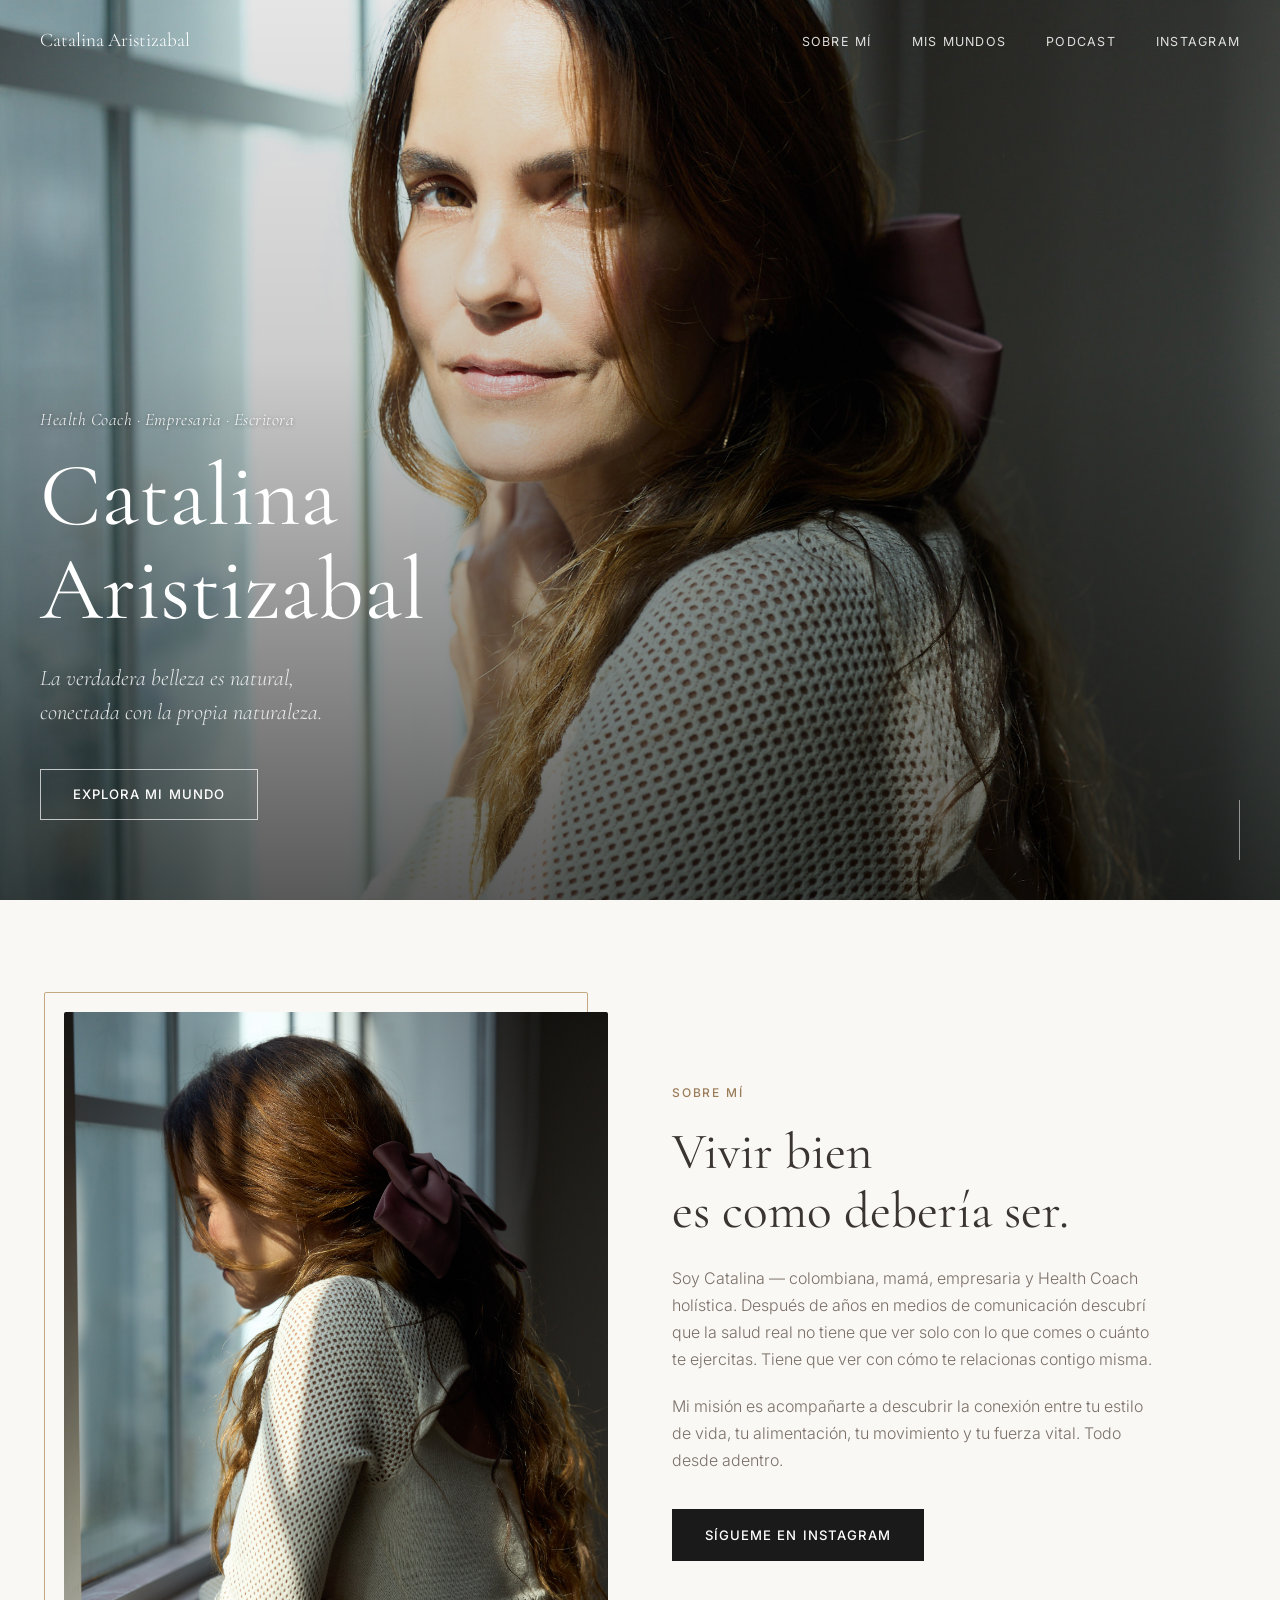
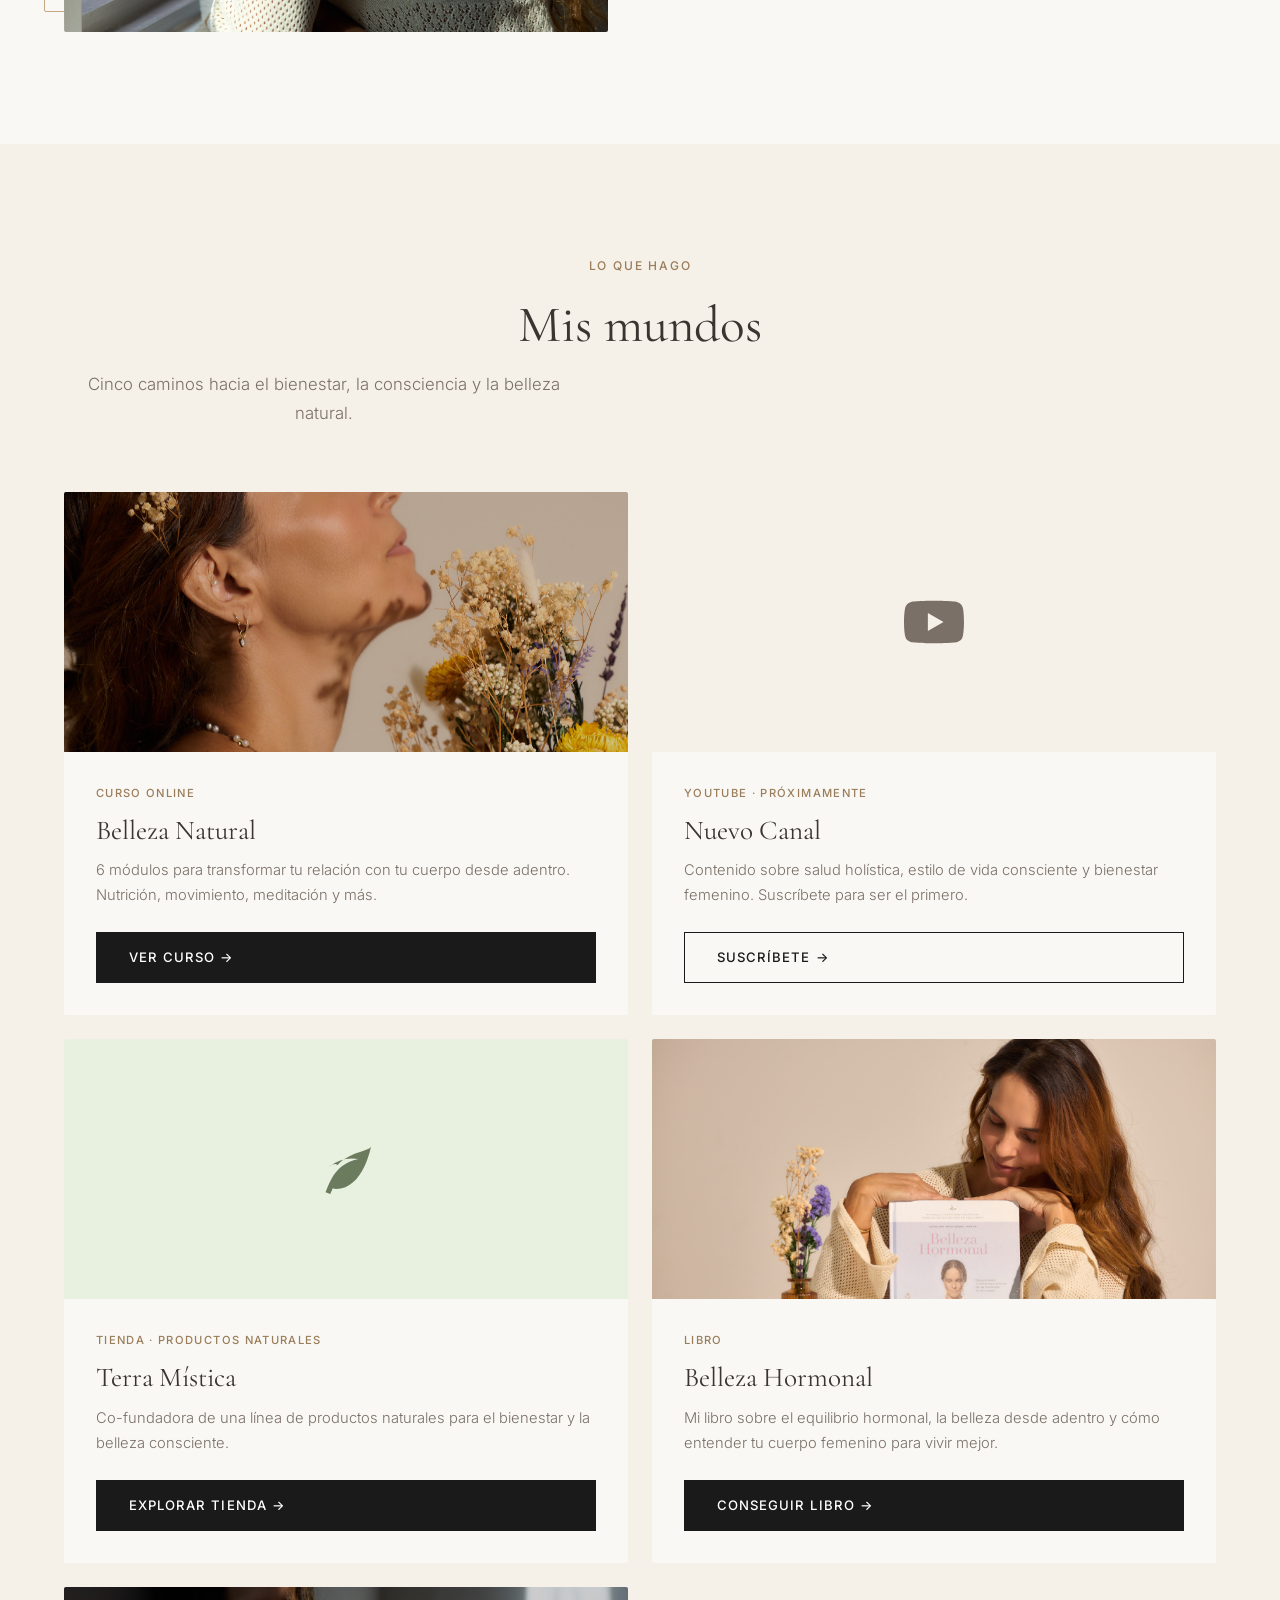
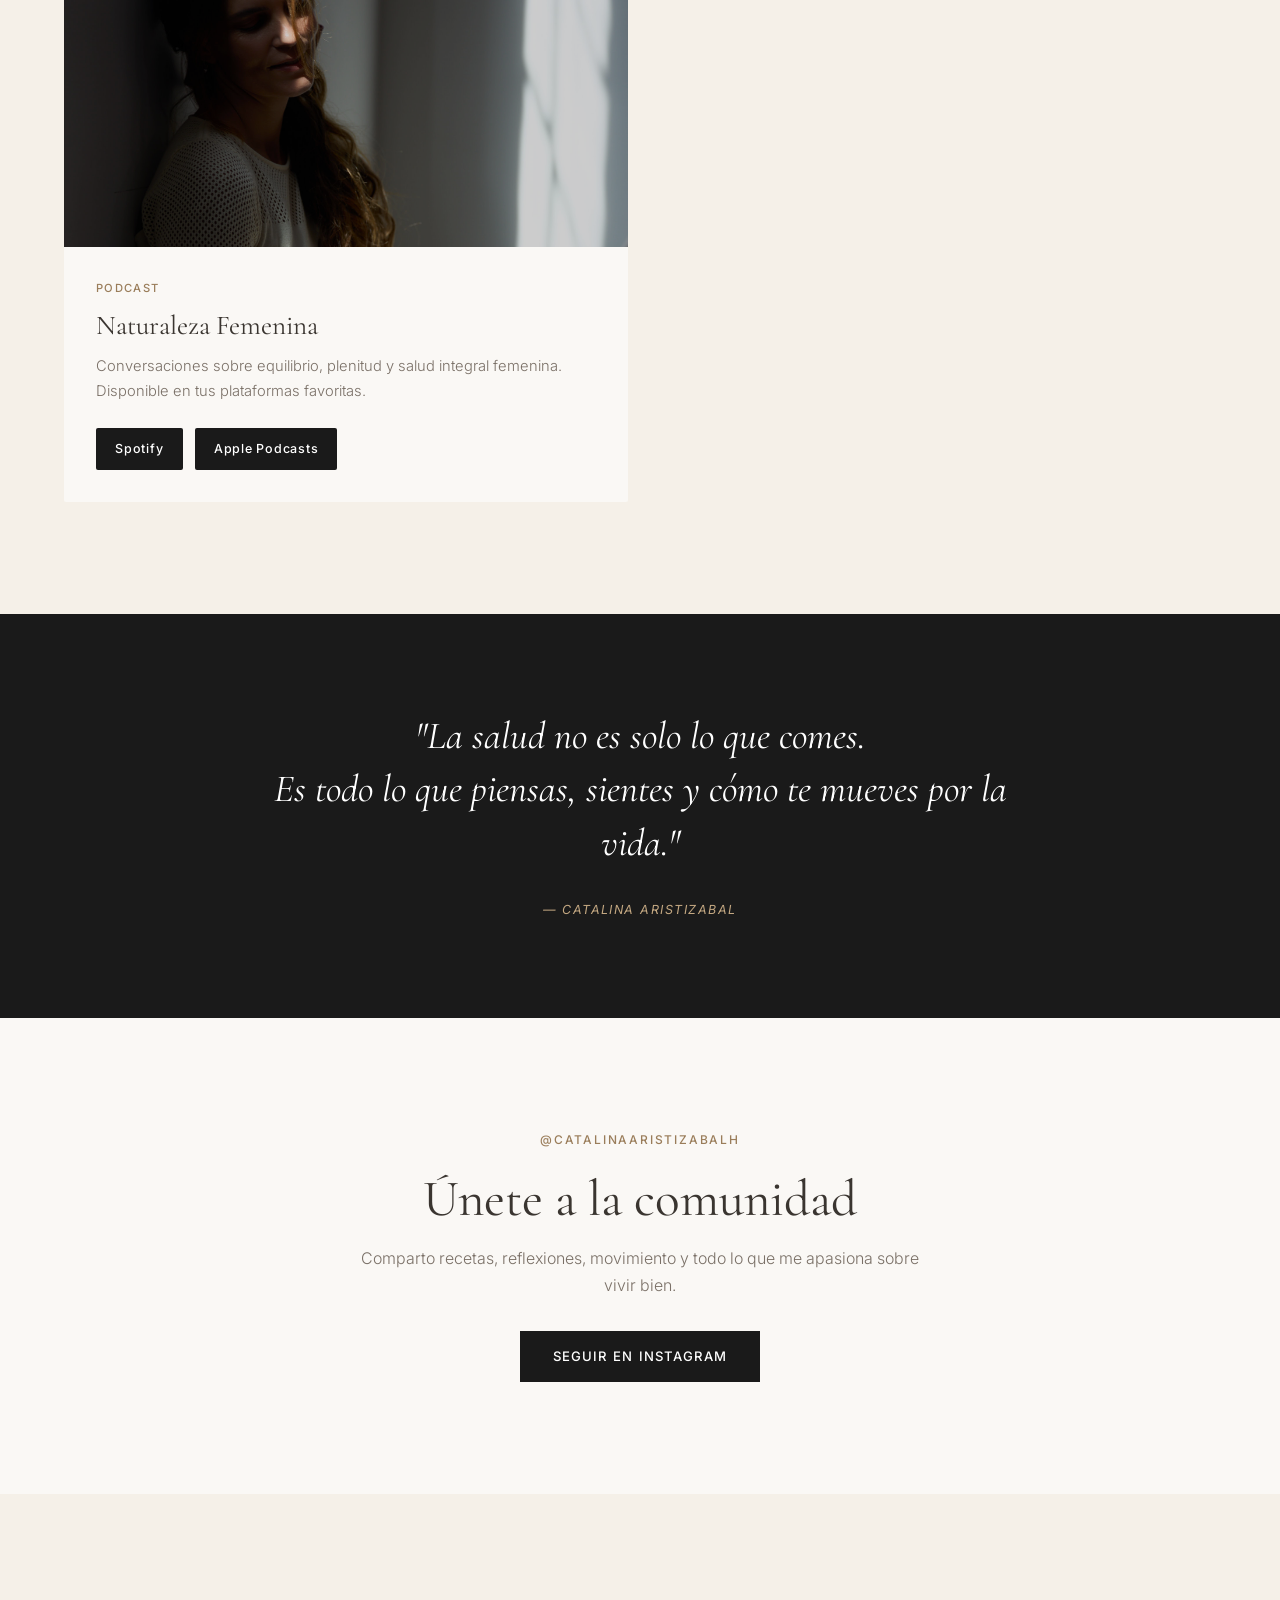
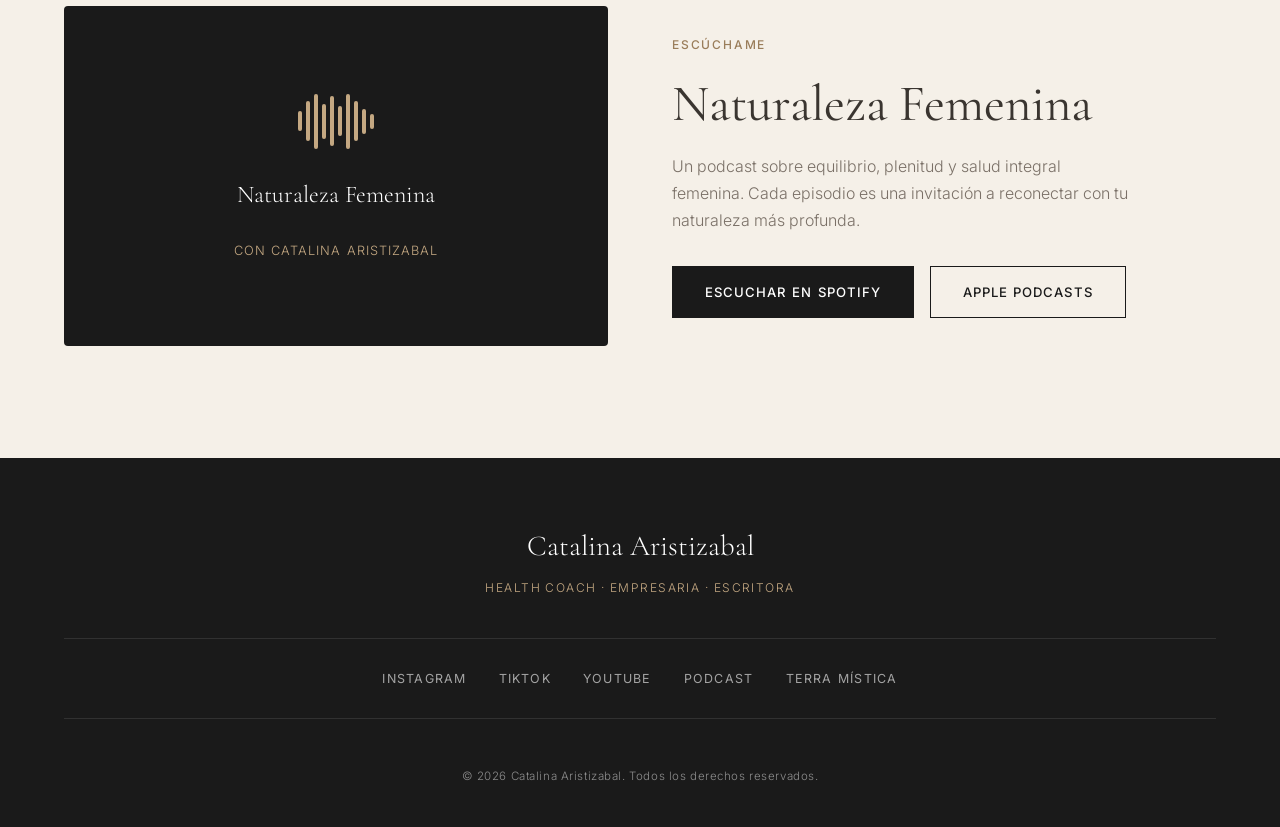
<file: Copia_de_index.html>
<!DOCTYPE html>
<html lang="es">
<head>
  <meta charset="UTF-8" />
  <meta name="viewport" content="width=device-width, initial-scale=1.0" />
  <title>Catalina Aristizabal</title>
  <meta name="description" content="Health Coach holística, empresaria y creadora de contenido. Explorando el bienestar desde adentro." />
  <link rel="preconnect" href="https://fonts.googleapis.com" />
  <link rel="preconnect" href="https://fonts.gstatic.com" crossorigin />
  <link href="https://fonts.googleapis.com/css2?family=Cormorant+Garamond:ital,wght@0,300;0,400;0,600;1,300;1,400&family=Inter:wght@300;400;500&display=swap" rel="stylesheet" />
  <link rel="stylesheet" href="styles.css" />
</head>
<body>

  <!-- NAV -->
  <nav class="nav" id="nav">
    <a href="#" class="nav-logo">Catalina Aristizabal</a>
    <ul class="nav-links">
      <li><a href="#sobre-mi">Sobre mí</a></li>
      <li><a href="#mundos">Mis mundos</a></li>
      <li><a href="#podcast">Podcast</a></li>
      <li><a href="https://www.instagram.com/catalinaaristizabalh" target="_blank" rel="noopener">Instagram</a></li>
    </ul>
    <button class="nav-toggle" id="navToggle" aria-label="Menu">
      <span></span><span></span><span></span>
    </button>
  </nav>

  <!-- HERO -->
  <section class="hero">
    <div class="hero-image-wrap">
      <img src="images/foto1.jpg" alt="Catalina Aristizabal" class="hero-img" />
    </div>
    <div class="hero-content">
      <p class="hero-eyebrow">Health Coach · Empresaria · Escritora</p>
      <h1 class="hero-title">Catalina<br />Aristizabal</h1>
      <p class="hero-tagline">La verdadera belleza es natural,<br />conectada con la propia naturaleza.</p>
      <a href="#mundos" class="btn btn-outline">Explora mi mundo</a>
    </div>
    <div class="hero-scroll">
      <span></span>
    </div>
  </section>

  <!-- SOBRE MÍ -->
  <section class="sobre-mi" id="sobre-mi">
    <div class="container grid-2">
      <div class="sobre-image-wrap">
        <img src="images/foto2.jpg" alt="Catalina" class="sobre-img" />
      </div>
      <div class="sobre-text fade-in">
        <span class="section-label">Sobre mí</span>
        <h2>Vivir bien<br />es como debería ser.</h2>
        <p>Soy Catalina — colombiana, mamá, empresaria y Health Coach holística. Después de años en medios de comunicación descubrí que la salud real no tiene que ver solo con lo que comes o cuánto te ejercitas. Tiene que ver con cómo te relacionas contigo misma.</p>
        <p>Mi misión es acompañarte a descubrir la conexión entre tu estilo de vida, tu alimentación, tu movimiento y tu fuerza vital. Todo desde adentro.</p>
        <a href="https://www.instagram.com/catalinaaristizabalh" target="_blank" rel="noopener" class="btn btn-dark">Sígueme en Instagram</a>
      </div>
    </div>
  </section>

  <!-- MIS MUNDOS -->
  <section class="mundos" id="mundos">
    <div class="container">
      <div class="section-header fade-in">
        <span class="section-label">Lo que hago</span>
        <h2>Mis mundos</h2>
        <p class="section-desc">Cinco caminos hacia el bienestar, la consciencia y la belleza natural.</p>
      </div>
      <div class="mundos-grid">
        <article class="mundo-card fade-in">
          <div class="mundo-image-wrap">
            <img src="images/foto3.jpg" alt="Curso Belleza Natural" />
            <div class="mundo-overlay"></div>
          </div>
          <div class="mundo-content">
            <span class="mundo-tag">Curso online</span>
            <h3>Belleza Natural</h3>
            <p>6 módulos para transformar tu relación con tu cuerpo desde adentro. Nutrición, movimiento, meditación y más.</p>
            <a href="https://pay.hotmart.com/N94983655J" target="_blank" rel="noopener" class="btn btn-dark">Ver curso →</a>
          </div>
        </article>
        <article class="mundo-card fade-in">
          <div class="mundo-image-wrap mundo-image-wrap--youtube">
            <div class="mundo-icon">
              <svg xmlns="http://www.w3.org/2000/svg" viewBox="0 0 24 24" fill="currentColor">
                <path d="M23.498 6.186a3.016 3.016 0 0 0-2.122-2.136C19.505 3.545 12 3.545 12 3.545s-7.505 0-9.377.505A3.017 3.017 0 0 0 .502 6.186C0 8.07 0 12 0 12s0 3.93.502 5.814a3.016 3.016 0 0 0 2.122 2.136c1.871.505 9.376.505 9.376.505s7.505 0 9.377-.505a3.015 3.015 0 0 0 2.122-2.136C24 15.93 24 12 24 12s0-3.93-.502-5.814zM9.545 15.568V8.432L15.818 12l-6.273 3.568z"/>
              </svg>
            </div>
          </div>
          <div class="mundo-content">
            <span class="mundo-tag">YouTube · Próximamente</span>
            <h3>Nuevo Canal</h3>
            <p>Contenido sobre salud holística, estilo de vida consciente y bienestar femenino. Suscríbete para ser el primero.</p>
            <a href="https://www.youtube.com/channel/UCPrXlia-G9QQEyMYRNGUVoQ" target="_blank" rel="noopener" class="btn btn-outline-dark">Suscríbete →</a>
          </div>
        </article>
        <article class="mundo-card fade-in">
          <div class="mundo-image-wrap mundo-image-wrap--terra">
            <div class="mundo-icon mundo-icon--leaf">
              <svg xmlns="http://www.w3.org/2000/svg" viewBox="0 0 24 24" fill="currentColor">
                <path d="M17 8C8 10 5.9 16.17 3.82 21.34L5.71 22l1-2.3A4.49 4.49 0 0 0 8 20C19 20 22 3 22 3c-1 2-8 2-13 6.99l-.5.51-.07-.07A4.5 4.5 0 0 0 8 10c-1.11 0-2.14.45-2.9 1.17A14.86 14.86 0 0 1 17 8z"/>
              </svg>
            </div>
          </div>
          <div class="mundo-content">
            <span class="mundo-tag">Tienda · Productos naturales</span>
            <h3>Terra Mística</h3>
            <p>Co-fundadora de una línea de productos naturales para el bienestar y la belleza consciente.</p>
            <a href="https://terramistica.us/" target="_blank" rel="noopener" class="btn btn-dark">Explorar tienda →</a>
          </div>
        </article>
        <article class="mundo-card fade-in">
          <div class="mundo-image-wrap">
            <img src="images/libro-belleza-hormonal.jpg" alt="Libro Belleza Hormonal" />
          </div>
          <div class="mundo-content">
            <span class="mundo-tag">Libro</span>
            <h3>Belleza Hormonal</h3>
            <p>Mi libro sobre el equilibrio hormonal, la belleza desde adentro y cómo entender tu cuerpo femenino para vivir mejor.</p>
            <a href="https://terramistica.us/es/products/belleza-hormonal?_pos=1&_psq=libro&_ss=e&_v=1.0" target="_blank" rel="noopener" class="btn btn-dark">Conseguir libro →</a>
          </div>
        </article>
        <article class="mundo-card fade-in">
          <div class="mundo-image-wrap">
            <img src="images/foto4.jpg" alt="Podcast Naturaleza Femenina" />
            <div class="mundo-overlay"></div>
          </div>
          <div class="mundo-content">
            <span class="mundo-tag">Podcast</span>
            <h3>Naturaleza Femenina</h3>
            <p>Conversaciones sobre equilibrio, plenitud y salud integral femenina. Disponible en tus plataformas favoritas.</p>
            <div class="podcast-links">
              <a href="https://open.spotify.com/show/0FNk7JtYBHISEStvZfWXEb" target="_blank" rel="noopener" class="btn-podcast">Spotify</a>
              <a href="https://podcasts.apple.com/us/podcast/naturaleza-femenina/id1592324924" target="_blank" rel="noopener" class="btn-podcast">Apple Podcasts</a>
            </div>
          </div>
        </article>
      </div>
    </div>
  </section>

  <section class="filosofia">
    <div class="container">
      <div class="filosofia-inner fade-in">
        <blockquote>"La salud no es solo lo que comes.<br />Es todo lo que piensas, sientes y cómo te mueves por la vida."</blockquote>
        <cite>— Catalina Aristizabal</cite>
      </div>
    </div>
  </section>

  <section class="instagram-cta">
    <div class="container">
      <div class="instagram-content fade-in">
        <span class="section-label">@catalinaaristizabalh</span>
        <h2>Únete a la comunidad</h2>
        <p>Comparto recetas, reflexiones, movimiento y todo lo que me apasiona sobre vivir bien.</p>
        <a href="https://www.instagram.com/catalinaaristizabalh" target="_blank" rel="noopener" class="btn btn-dark">Seguir en Instagram</a>
      </div>
    </div>
  </section>

  <section class="podcast-section" id="podcast">
    <div class="container grid-2 grid-2--reverse">
      <div class="podcast-text fade-in">
        <span class="section-label">Escúchame</span>
        <h2>Naturaleza Femenina</h2>
        <p>Un podcast sobre equilibrio, plenitud y salud integral femenina. Cada episodio es una invitación a reconectar con tu naturaleza más profunda.</p>
        <div class="podcast-actions">
          <a href="https://open.spotify.com/show/0FNk7JtYBHISEStvZfWXEb" target="_blank" rel="noopener" class="btn btn-dark">Escuchar en Spotify</a>
          <a href="https://podcasts.apple.com/us/podcast/naturaleza-femenina/id1592324924" target="_blank" rel="noopener" class="btn btn-outline-dark">Apple Podcasts</a>
        </div>
      </div>
      <div class="podcast-image-wrap">
        <div class="podcast-visual">
          <div class="podcast-waves"><span></span><span></span><span></span><span></span><span></span><span></span><span></span><span></span><span></span><span></span></div>
          <p class="podcast-name">Naturaleza Femenina</p>
          <p class="podcast-by">con Catalina Aristizabal</p>
        </div>
      </div>
    </div>
  </section>

  <footer class="footer">
    <div class="container">
      <div class="footer-top">
        <p class="footer-logo">Catalina Aristizabal</p>
        <p class="footer-tagline">Health Coach · Empresaria · Escritora</p>
      </div>
      <div class="footer-links">
        <a href="https://www.instagram.com/catalinaaristizabalh" target="_blank" rel="noopener">Instagram</a>
        <a href="https://www.tiktok.com/@catalinatiktok" target="_blank" rel="noopener">TikTok</a>
        <a href="https://www.youtube.com/channel/UCPrXlia-G9QQEyMYRNGUVoQ" target="_blank" rel="noopener">YouTube</a>
        <a href="https://open.spotify.com/show/0FNk7JtYBHISEStvZfWXEb" target="_blank" rel="noopener">Podcast</a>
        <a href="https://terramistica.us/" target="_blank" rel="noopener">Terra Mística</a>
      </div>
      <p class="footer-copy">© 2026 Catalina Aristizabal. Todos los derechos reservados.</p>
    </div>
  </footer>

  <script src="script.js"></script>
</body>
</html>
</file>
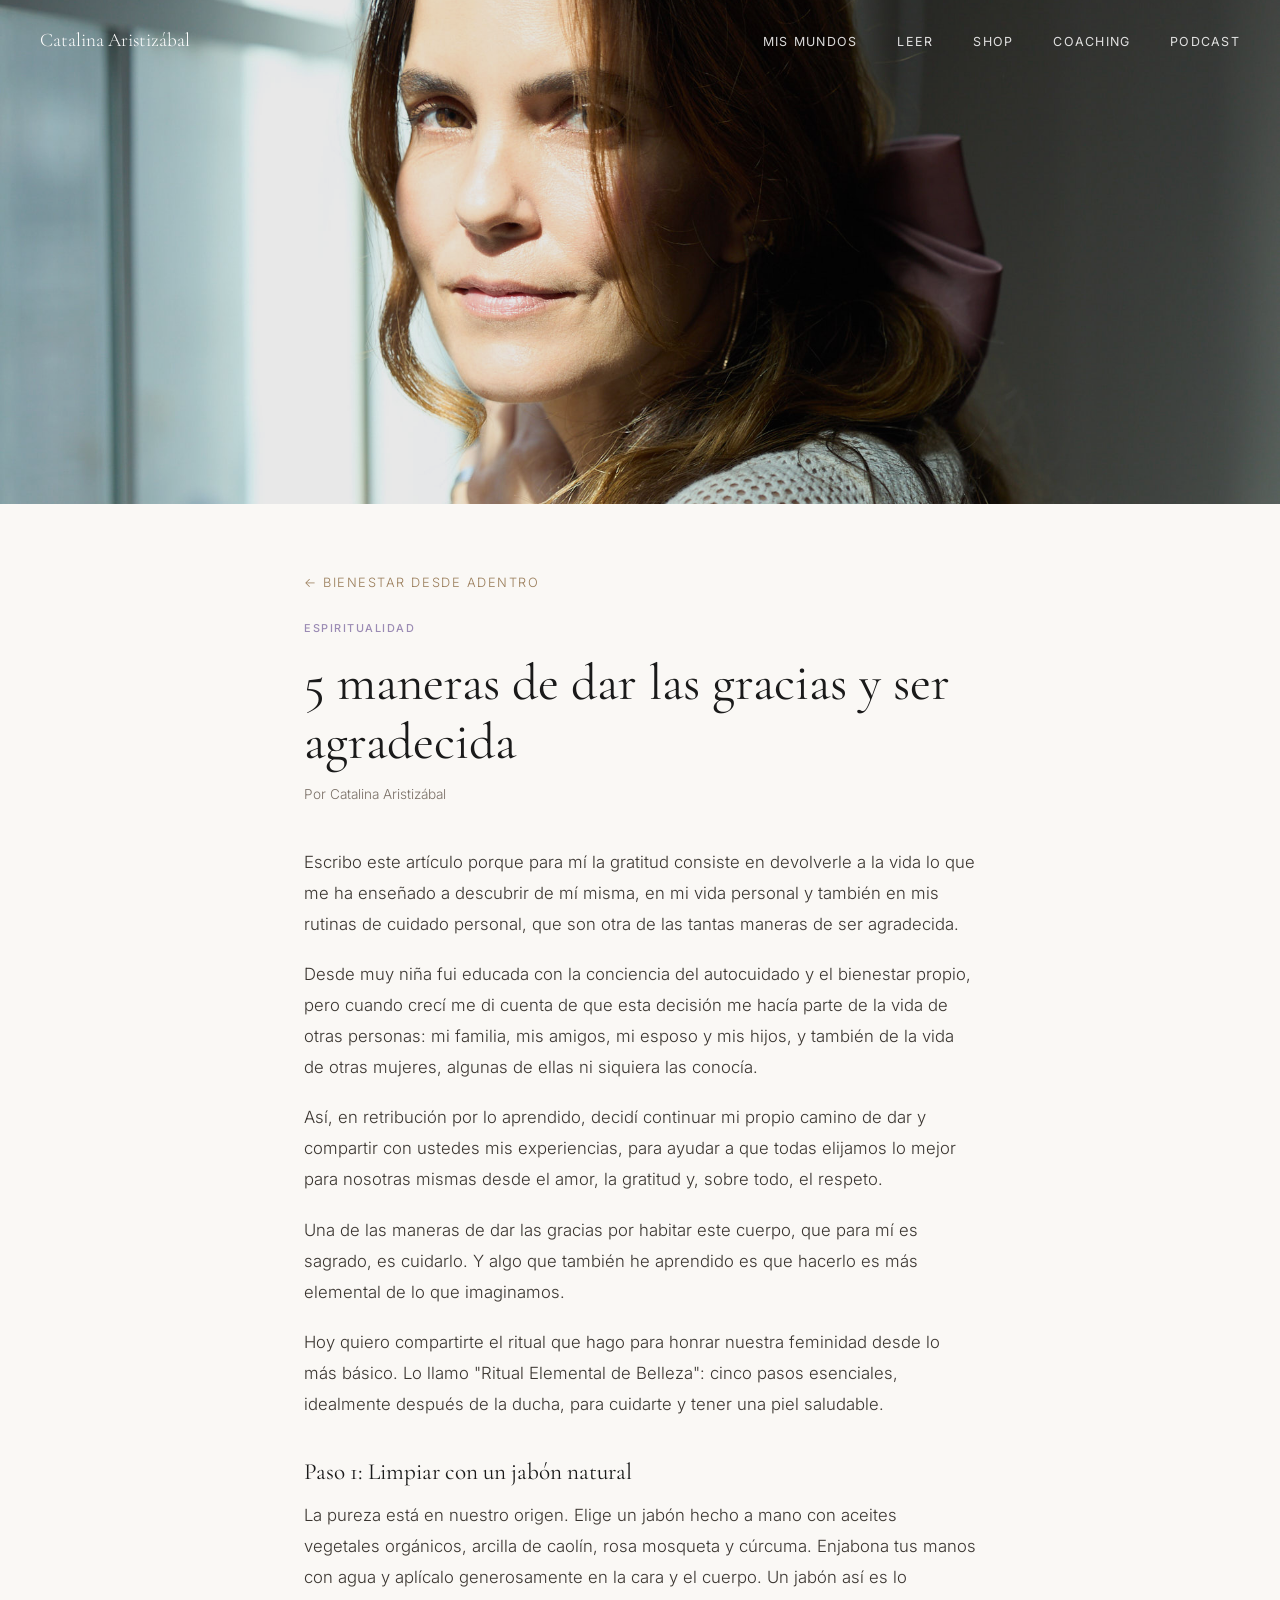
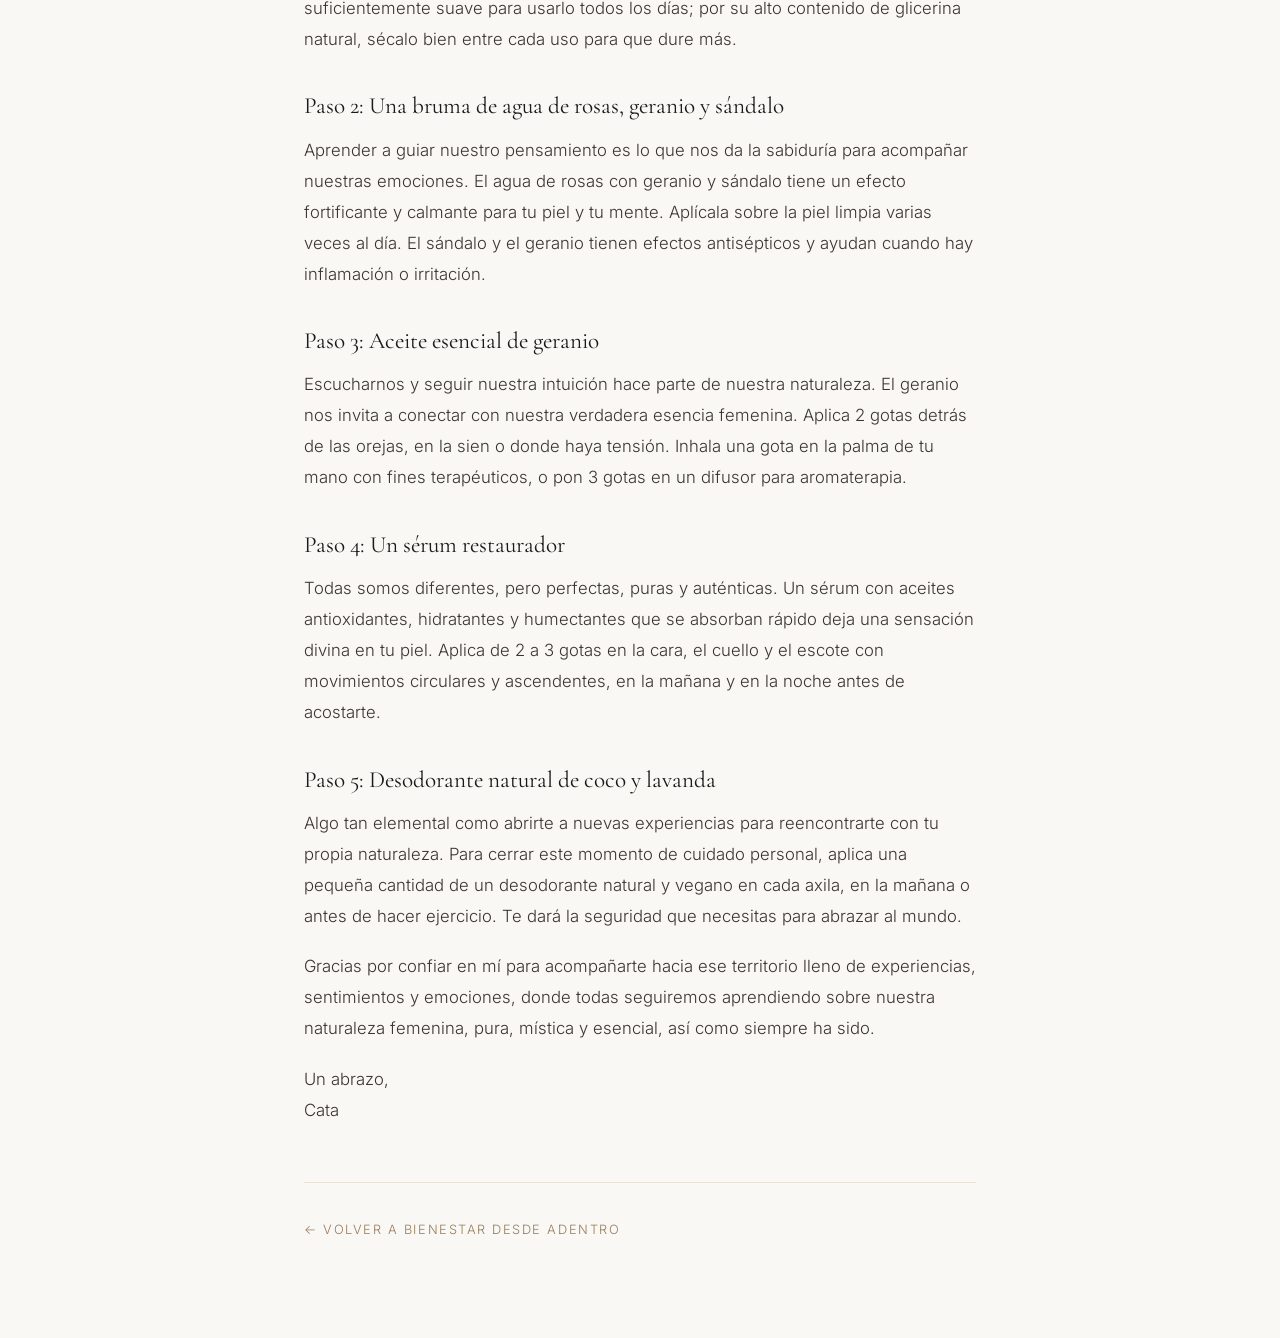
<file: bienestar/5-maneras-de-dar-las-gracias.html>
<!DOCTYPE html>
<html lang="es">
<head>
  <meta charset="UTF-8" />
  <meta name="viewport" content="width=device-width, initial-scale=1.0" />
  <title>5 maneras de dar las gracias y ser agradecida | Catalina Aristizábal</title>
  <meta name="description" content="La gratitud también se practica cuidando este cuerpo sagrado. Mi Ritual Elemental de Belleza en cinco pasos." />
  <link rel="preconnect" href="https://fonts.googleapis.com" />
  <link rel="preconnect" href="https://fonts.gstatic.com" crossorigin />
  <link href="https://fonts.googleapis.com/css2?family=Cormorant+Garamond:ital,wght@0,300;0,400;0,600;1,300;1,400&family=Inter:wght@300;400;500&display=swap" rel="stylesheet" />
  <link rel="stylesheet" href="../styles.css" />
  <style>
    .post-hero{height:56vh;min-height:340px;overflow:hidden;background:var(--color-dark)}
    .post-hero img{width:100%;height:100%;object-fit:cover;opacity:.9}
    .post{max-width:720px;margin:0 auto;padding:4rem 1.5rem 6rem;color:var(--color-text)}
    .post .back{font-family:var(--font-sans);font-size:.8rem;letter-spacing:.12em;text-transform:uppercase;color:var(--color-terra-dark);text-decoration:none}
    .post h1{font-family:var(--font-serif);font-weight:400;font-size:clamp(2rem,4.5vw,3.2rem);line-height:1.15;color:var(--color-dark);margin:1rem 0 .75rem}
    .post .meta{font-family:var(--font-sans);font-size:.85rem;color:var(--color-text-light);margin-bottom:2.5rem}
    .post-body{font-family:var(--font-sans);font-weight:300;font-size:1.05rem;line-height:1.85}
    .post-body p{margin:0 0 1.2rem}
    .post-body h2,.post-body h3{font-family:var(--font-serif);font-weight:400;color:var(--color-dark);margin:2.4rem 0 .9rem}
    .post-body h2{font-size:1.9rem}.post-body h3{font-size:1.45rem}
    .post-body ul{margin:0 0 1.4rem 1.2rem}.post-body li{margin-bottom:.6rem}
    .post-body a{color:var(--color-terra-dark)}
    .post-body strong{font-weight:500;color:var(--color-dark)}
    .post-foot{margin-top:3.5rem;padding-top:2rem;border-top:1px solid var(--color-border)}
  </style>
</head>
<body>
  <nav class="nav" id="nav">
    <a href="../index.html" class="nav-logo">Catalina Aristizábal</a>
    <ul class="nav-links">
      <li><a href="../index.html#mundos">Mis Mundos</a></li>
      <li><a href="../index.html#editorial">Leer</a></li>
      <li><a href="https://terramistica.us/" target="_blank" rel="noopener">Shop</a></li>
      <li><a href="../trabaja-conmigo/index.html">Coaching</a></li>
      <li><a href="../index.html#podcast">Podcast</a></li>
    </ul>
  </nav>
  <div class="post-hero"><img src="../images/foto1.jpg" alt="" style="object-position: center 20%;" /></div>
  <article class="post">
    <a class="back" href="../index.html#editorial">← Bienestar desde adentro</a>
    <span class="article-tag tag--espiritualidad" style="display:block;margin-top:1.5rem">Espiritualidad</span>
    <h1>5 maneras de dar las gracias y ser agradecida</h1>
    <p class="meta">Por Catalina Aristizábal</p>
    <div class="post-body">
<p>Escribo este artículo porque para mí la gratitud consiste en devolverle a la vida lo que me ha enseñado a descubrir de mí misma, en mi vida personal y también en mis rutinas de cuidado personal, que son otra de las tantas maneras de ser agradecida.</p>
<p>Desde muy niña fui educada con la conciencia del autocuidado y el bienestar propio, pero cuando crecí me di cuenta de que esta decisión me hacía parte de la vida de otras personas: mi familia, mis amigos, mi esposo y mis hijos, y también de la vida de otras mujeres, algunas de ellas ni siquiera las conocía.</p>
<p>Así, en retribución por lo aprendido, decidí continuar mi propio camino de dar y compartir con ustedes mis experiencias, para ayudar a que todas elijamos lo mejor para nosotras mismas desde el amor, la gratitud y, sobre todo, el respeto.</p>
<p>Una de las maneras de dar las gracias por habitar este cuerpo, que para mí es sagrado, es cuidarlo. Y algo que también he aprendido es que hacerlo es más elemental de lo que imaginamos.</p>
<p>Hoy quiero compartirte el ritual que hago para honrar nuestra feminidad desde lo más básico. Lo llamo "Ritual Elemental de Belleza": cinco pasos esenciales, idealmente después de la ducha, para cuidarte y tener una piel saludable.</p>
<h3>Paso 1: Limpiar con un jabón natural</h3>
<p>La pureza está en nuestro origen. Elige un jabón hecho a mano con aceites vegetales orgánicos, arcilla de caolín, rosa mosqueta y cúrcuma. Enjabona tus manos con agua y aplícalo generosamente en la cara y el cuerpo. Un jabón así es lo suficientemente suave para usarlo todos los días; por su alto contenido de glicerina natural, sécalo bien entre cada uso para que dure más.</p>
<h3>Paso 2: Una bruma de agua de rosas, geranio y sándalo</h3>
<p>Aprender a guiar nuestro pensamiento es lo que nos da la sabiduría para acompañar nuestras emociones. El agua de rosas con geranio y sándalo tiene un efecto fortificante y calmante para tu piel y tu mente. Aplícala sobre la piel limpia varias veces al día. El sándalo y el geranio tienen efectos antisépticos y ayudan cuando hay inflamación o irritación.</p>
<h3>Paso 3: Aceite esencial de geranio</h3>
<p>Escucharnos y seguir nuestra intuición hace parte de nuestra naturaleza. El geranio nos invita a conectar con nuestra verdadera esencia femenina. Aplica 2 gotas detrás de las orejas, en la sien o donde haya tensión. Inhala una gota en la palma de tu mano con fines terapéuticos, o pon 3 gotas en un difusor para aromaterapia.</p>
<h3>Paso 4: Un sérum restaurador</h3>
<p>Todas somos diferentes, pero perfectas, puras y auténticas. Un sérum con aceites antioxidantes, hidratantes y humectantes que se absorban rápido deja una sensación divina en tu piel. Aplica de 2 a 3 gotas en la cara, el cuello y el escote con movimientos circulares y ascendentes, en la mañana y en la noche antes de acostarte.</p>
<h3>Paso 5: Desodorante natural de coco y lavanda</h3>
<p>Algo tan elemental como abrirte a nuevas experiencias para reencontrarte con tu propia naturaleza. Para cerrar este momento de cuidado personal, aplica una pequeña cantidad de un desodorante natural y vegano en cada axila, en la mañana o antes de hacer ejercicio. Te dará la seguridad que necesitas para abrazar al mundo.</p>
<p>Gracias por confiar en mí para acompañarte hacia ese territorio lleno de experiencias, sentimientos y emociones, donde todas seguiremos aprendiendo sobre nuestra naturaleza femenina, pura, mística y esencial, así como siempre ha sido.</p>
<p>Un abrazo,<br>Cata</p>
    </div>
    <div class="post-foot"><a class="back" href="../index.html#editorial">← Volver a Bienestar desde adentro</a></div>
  </article>
</body>
</html>
</file>
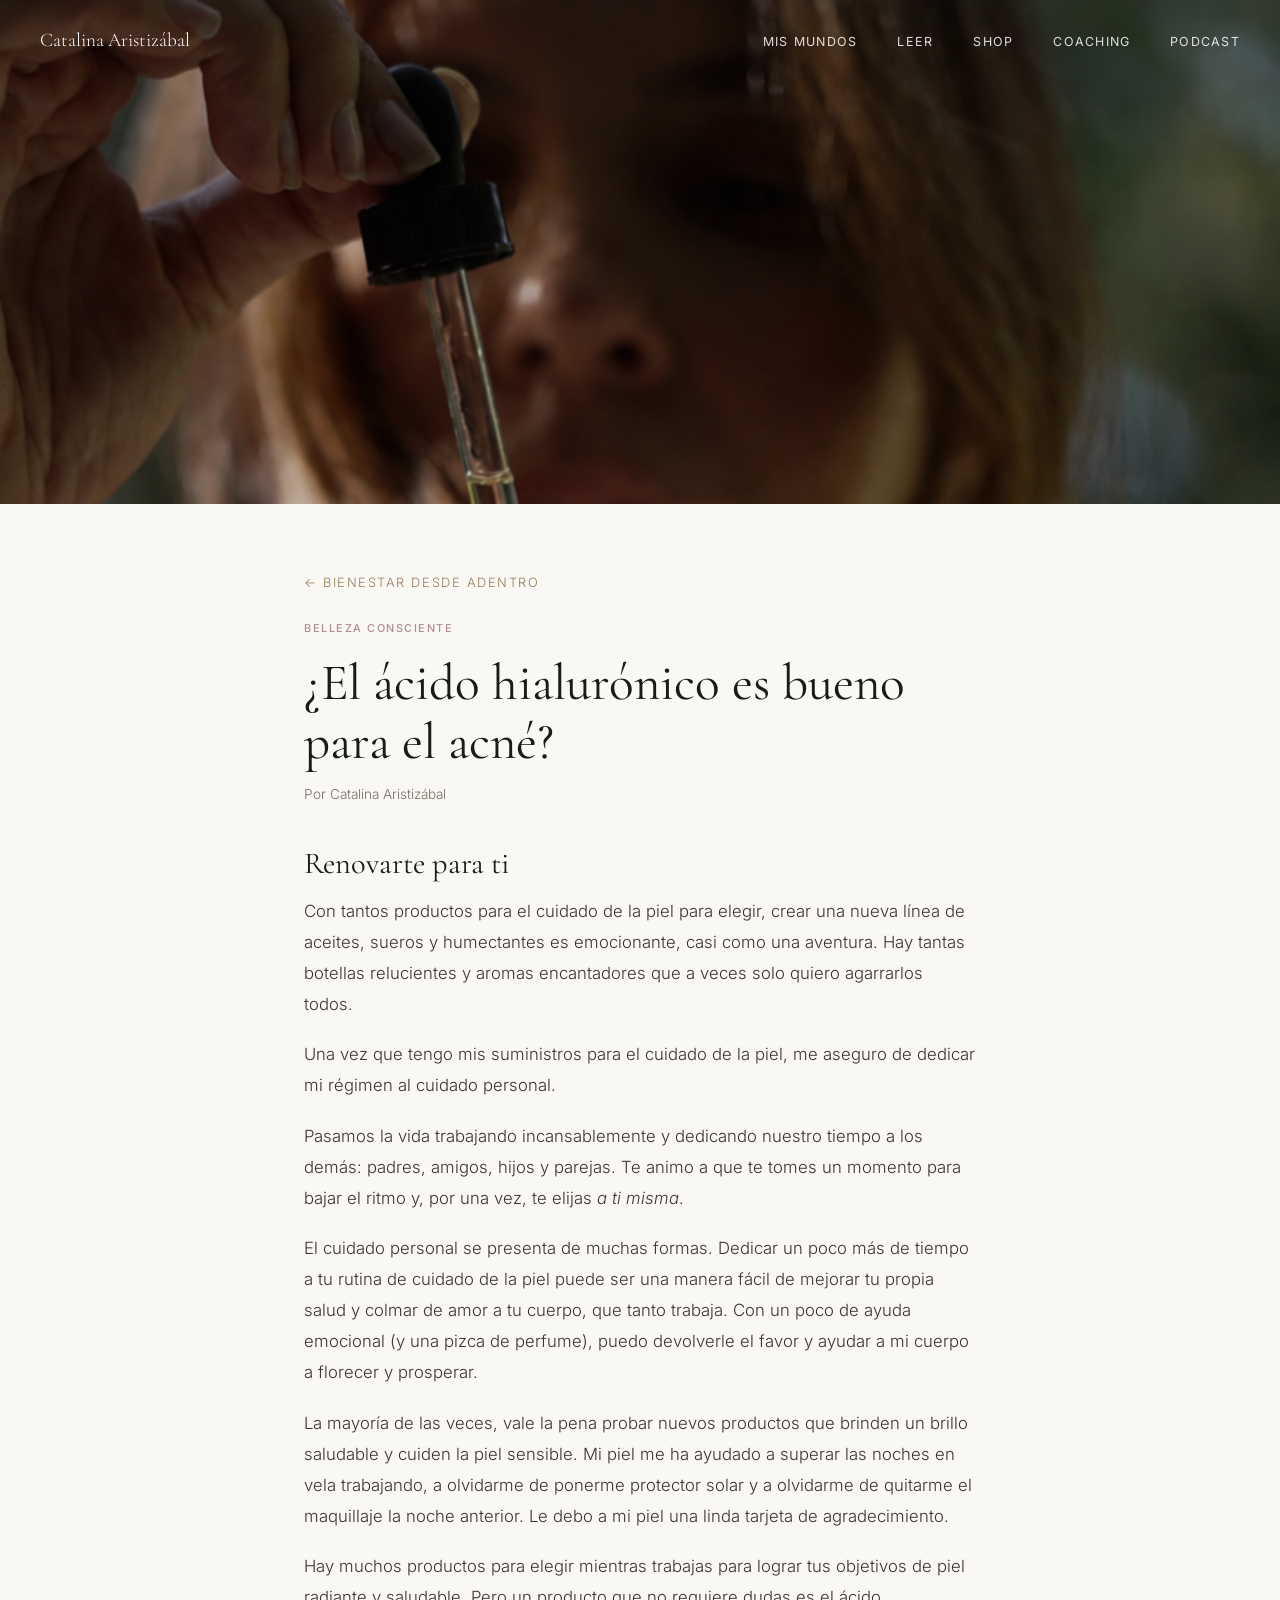
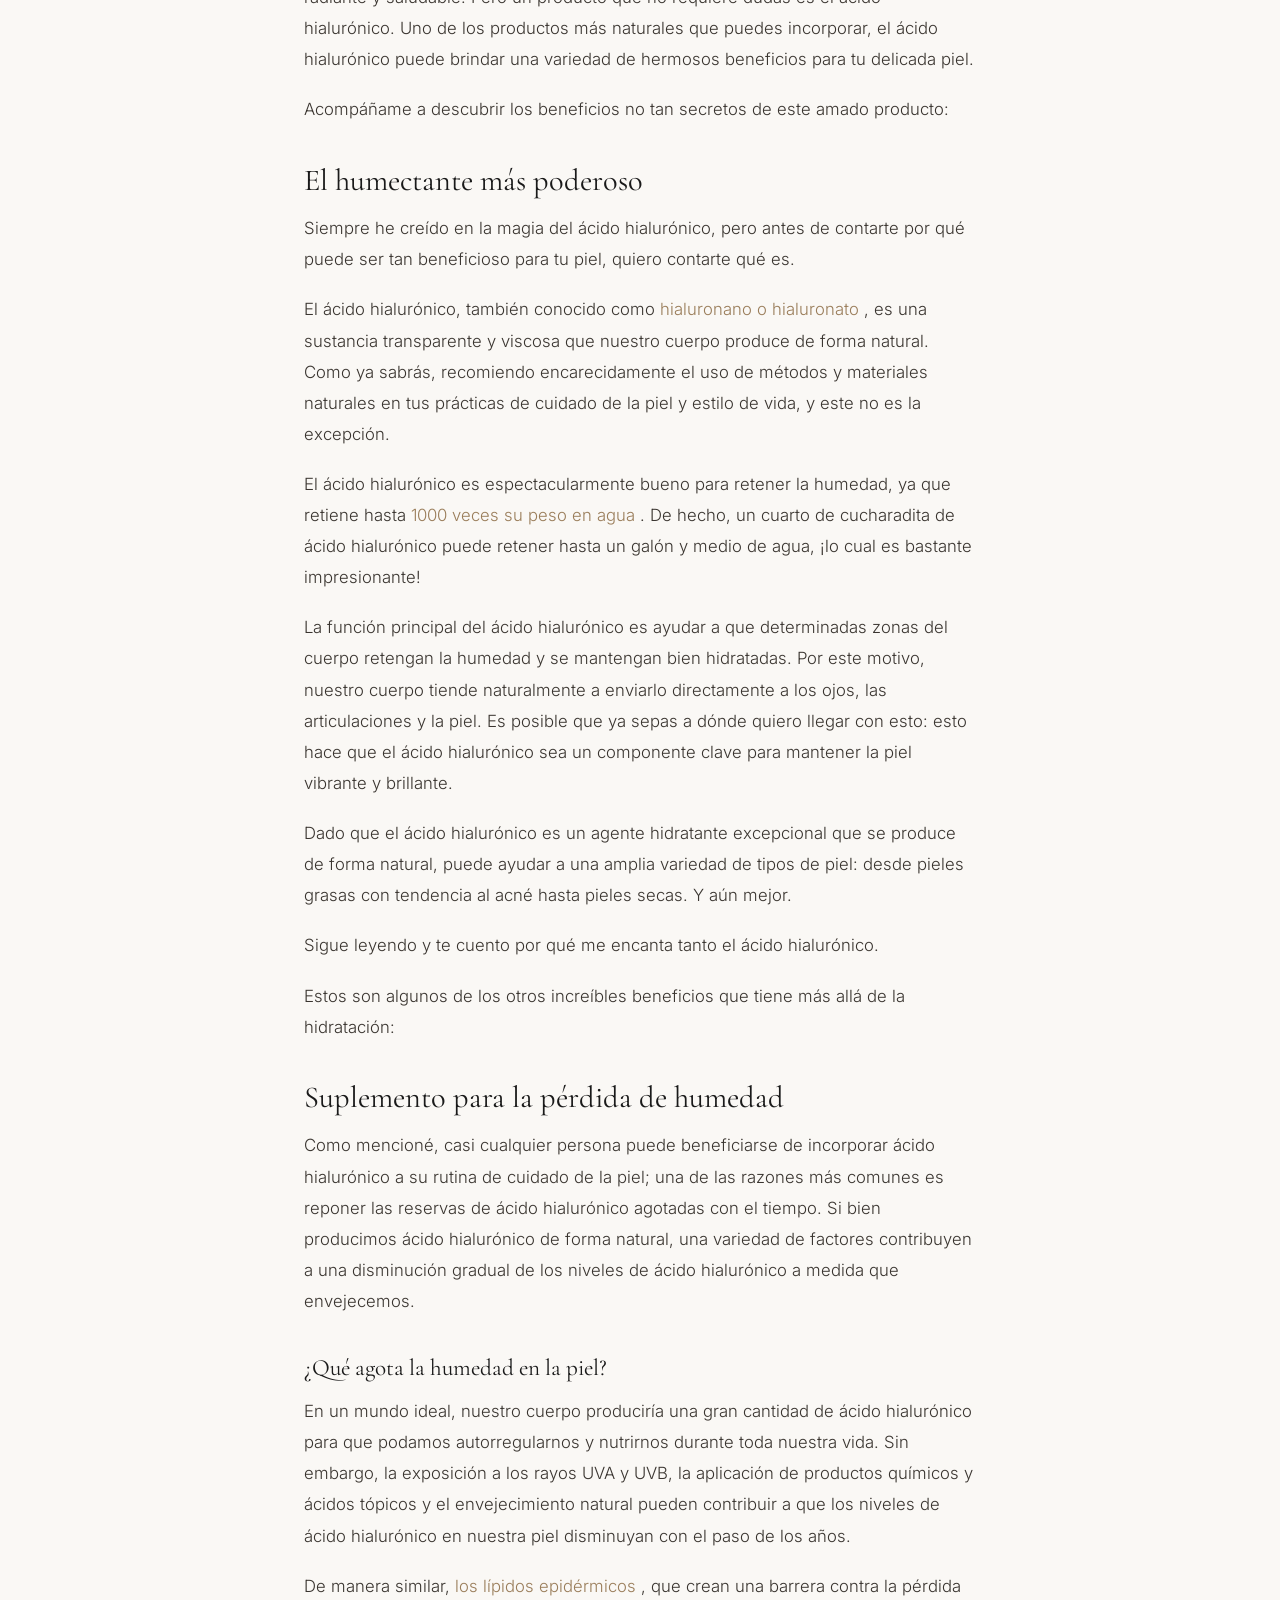
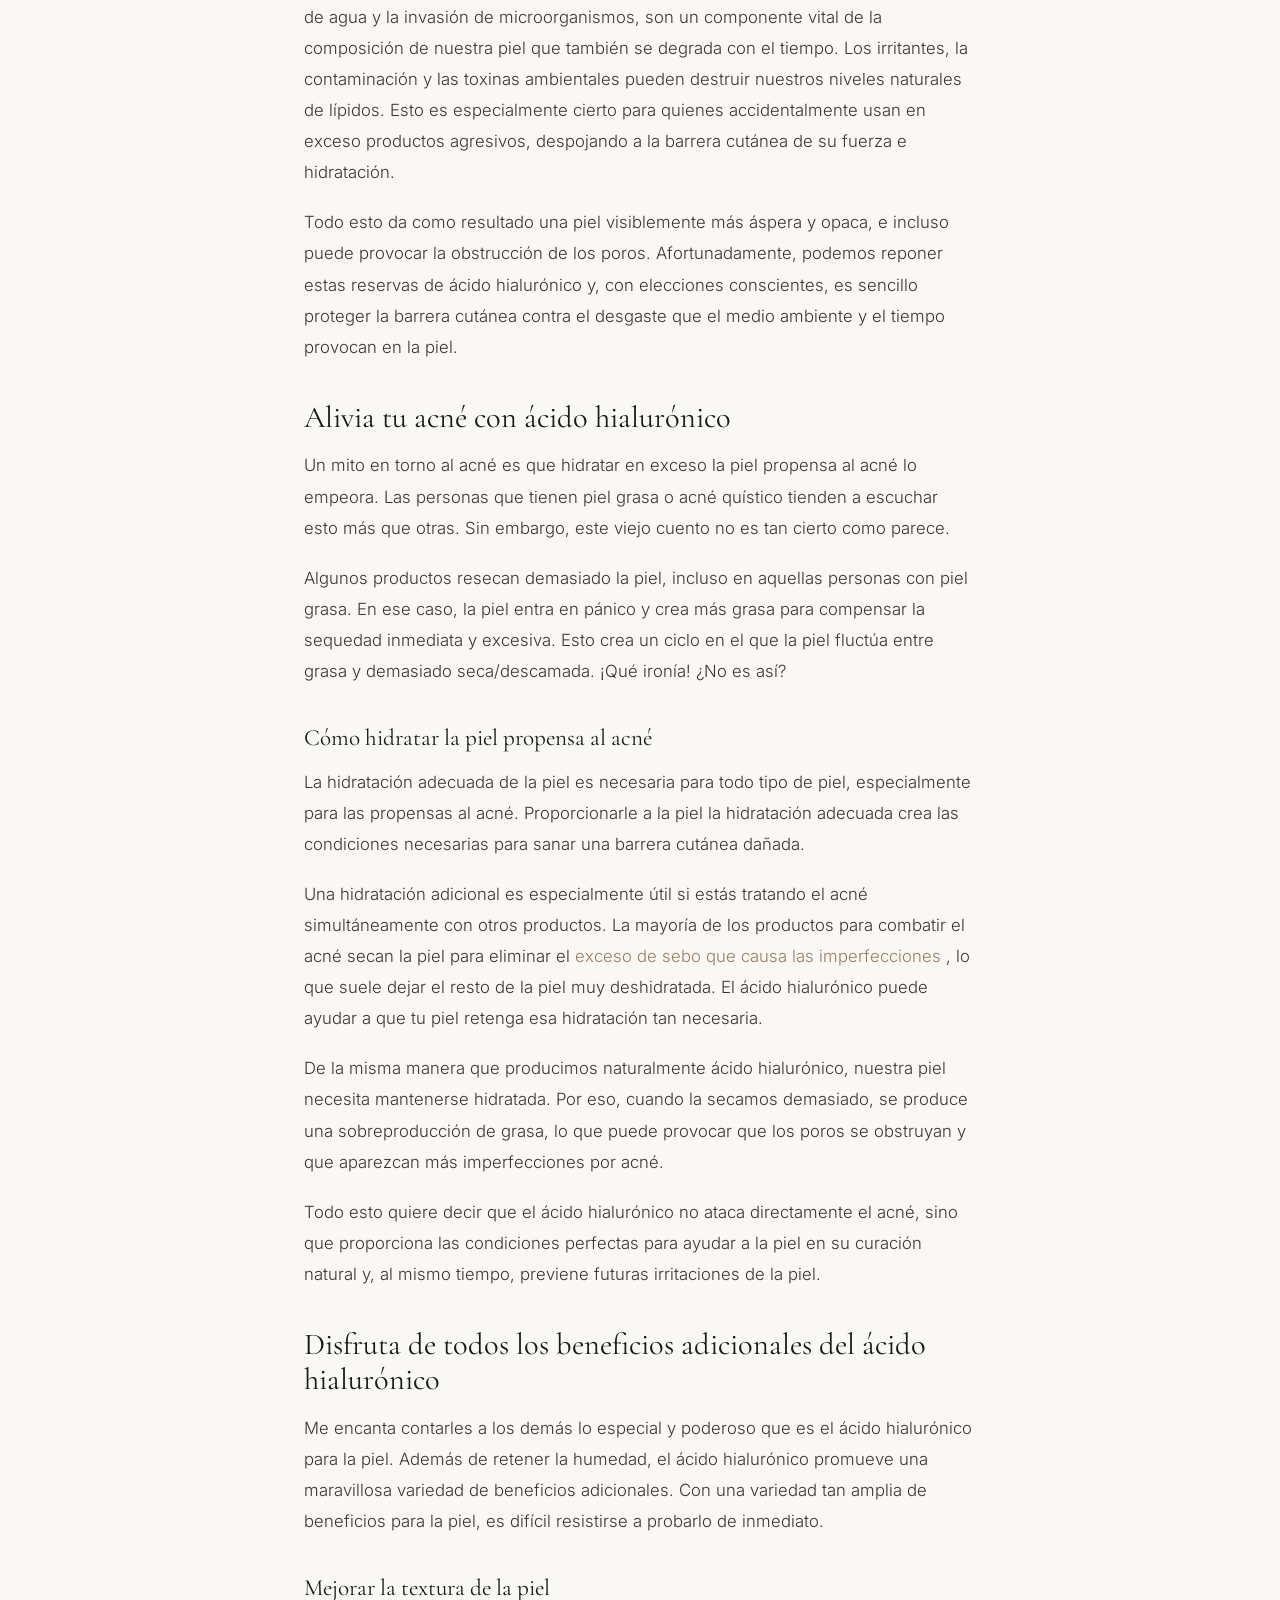
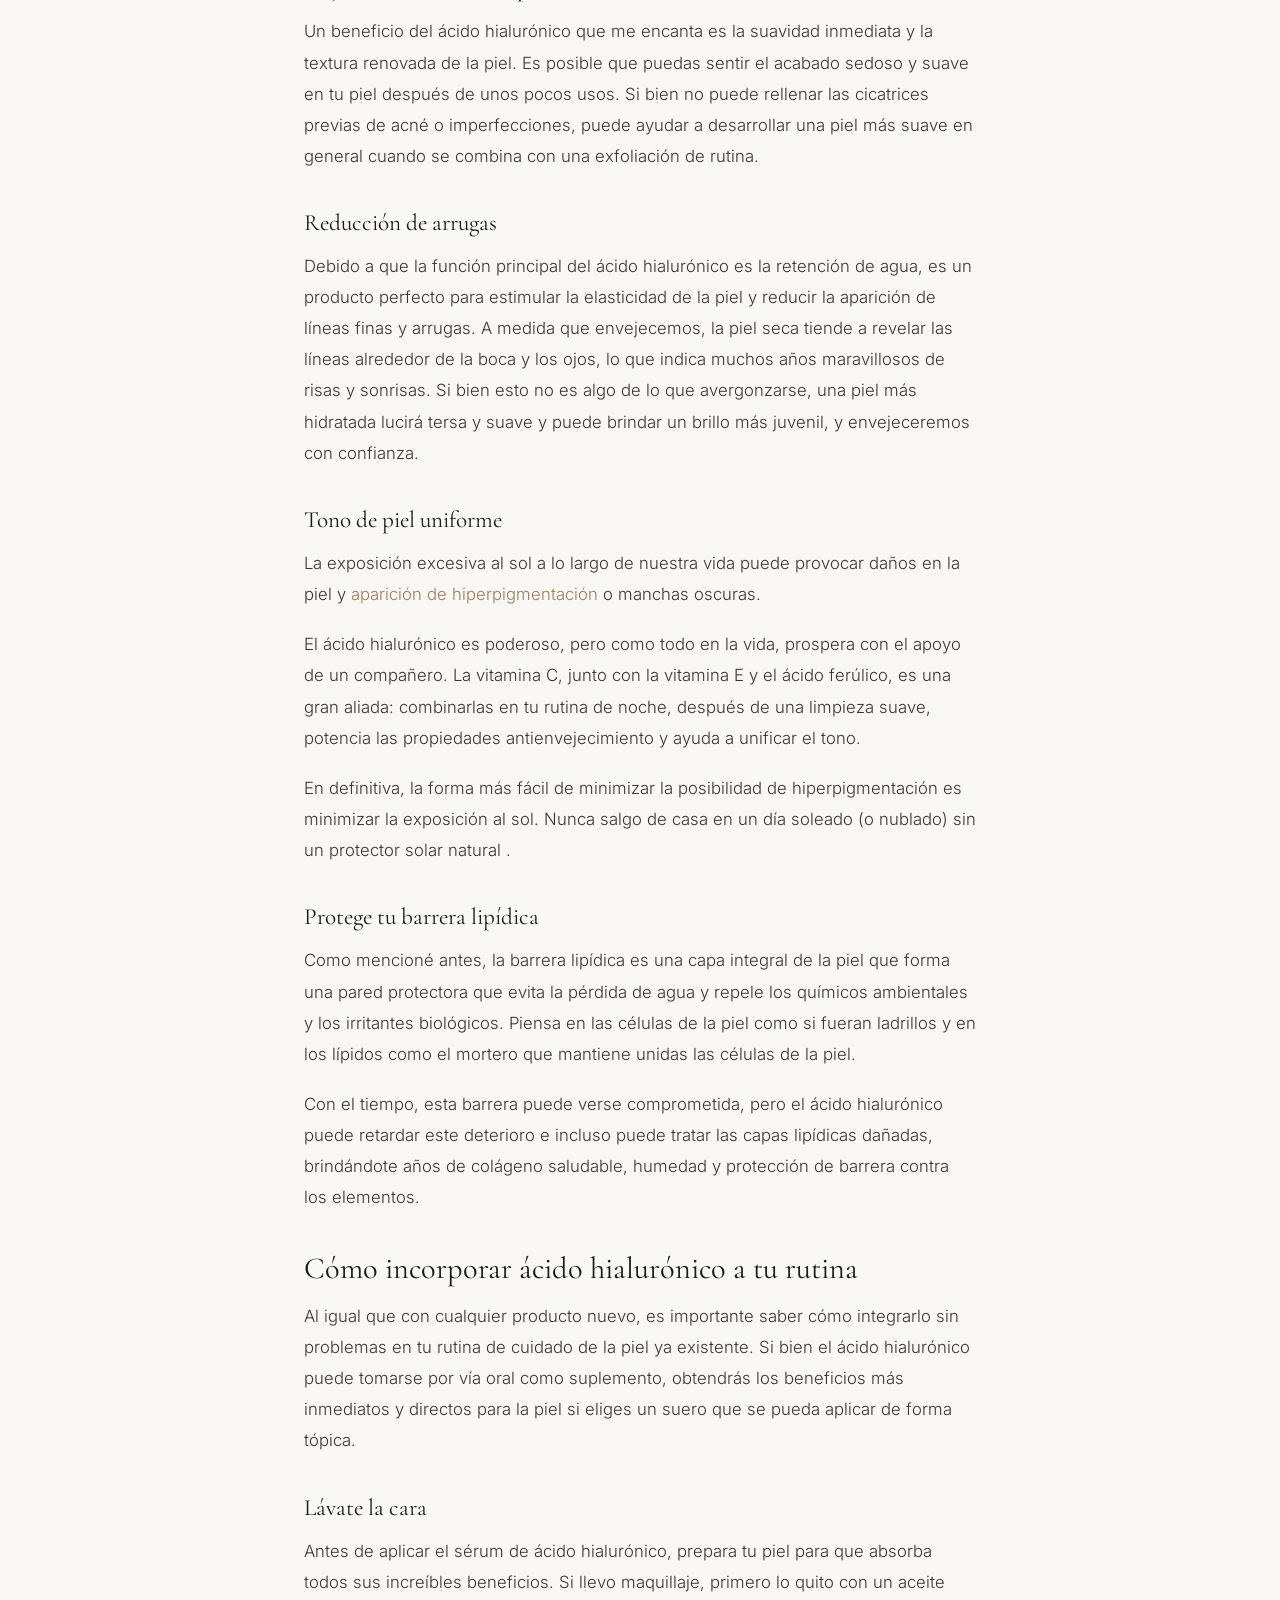
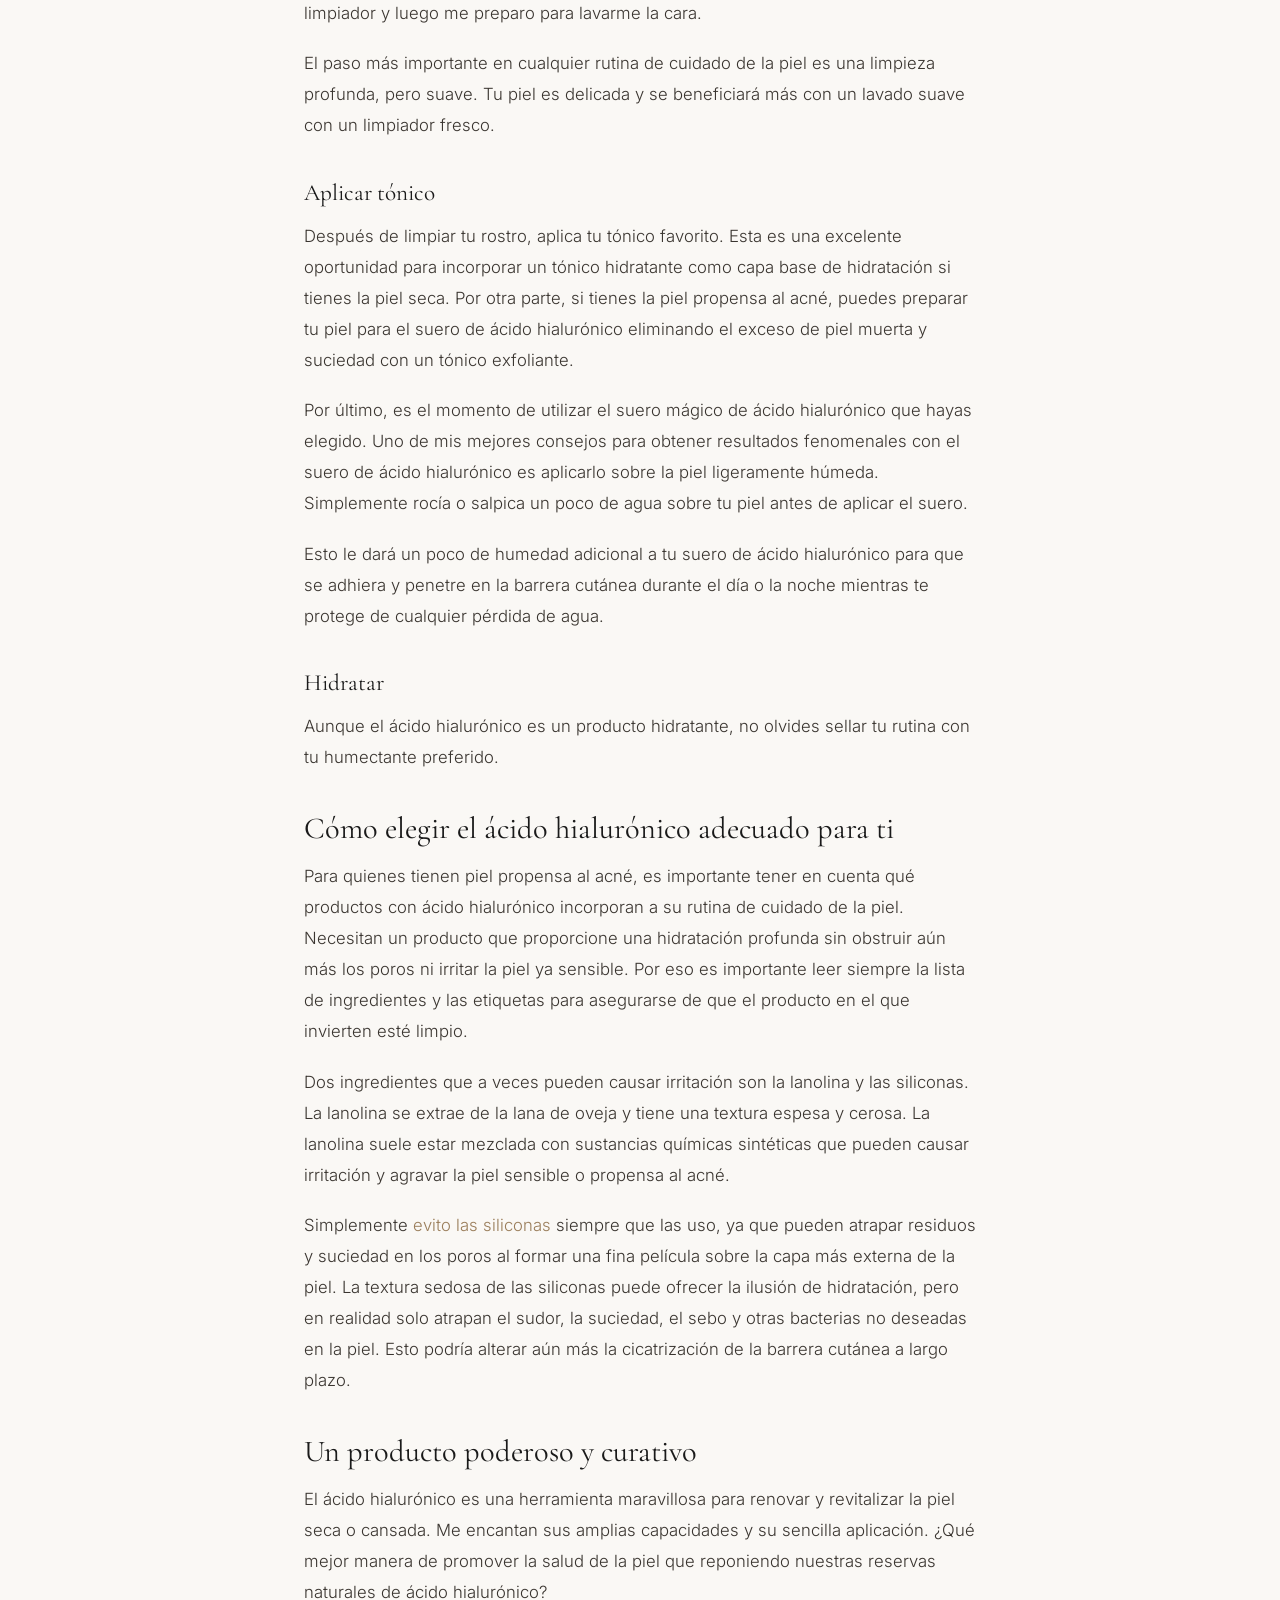
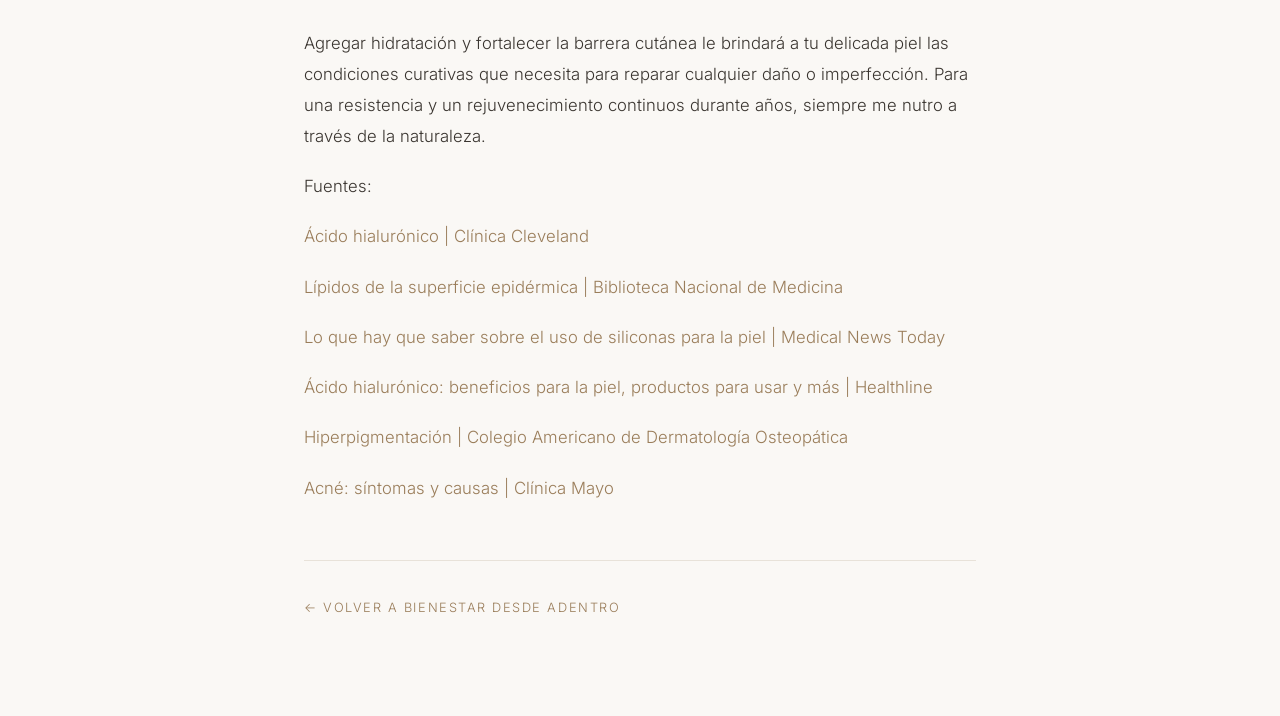
<file: bienestar/acido-hialuronico-y-acne.html>
<!DOCTYPE html>
<html lang="es">
<head>
  <meta charset="UTF-8" />
  <meta name="viewport" content="width=device-width, initial-scale=1.0" />
  <title>¿El ácido hialurónico es bueno para el acné? | Catalina Aristizábal</title>
  <meta name="description" content="Hidratar la piel con tendencia al acné no la empeora: le da las condiciones para sanar. Te cuento por qué amo el ácido hialurónico." />
  <link rel="preconnect" href="https://fonts.googleapis.com" />
  <link rel="preconnect" href="https://fonts.gstatic.com" crossorigin />
  <link href="https://fonts.googleapis.com/css2?family=Cormorant+Garamond:ital,wght@0,300;0,400;0,600;1,300;1,400&family=Inter:wght@300;400;500&display=swap" rel="stylesheet" />
  <link rel="stylesheet" href="../styles.css" />
  <style>
    .post-hero{height:56vh;min-height:340px;overflow:hidden;background:var(--color-dark)}
    .post-hero img{width:100%;height:100%;object-fit:cover;opacity:.9}
    .post{max-width:720px;margin:0 auto;padding:4rem 1.5rem 6rem;color:var(--color-text)}
    .post .back{font-family:var(--font-sans);font-size:.8rem;letter-spacing:.12em;text-transform:uppercase;color:var(--color-terra-dark);text-decoration:none}
    .post h1{font-family:var(--font-serif);font-weight:400;font-size:clamp(2rem,4.5vw,3.2rem);line-height:1.15;color:var(--color-dark);margin:1rem 0 .75rem}
    .post .meta{font-family:var(--font-sans);font-size:.85rem;color:var(--color-text-light);margin-bottom:2.5rem}
    .post-body{font-family:var(--font-sans);font-weight:300;font-size:1.05rem;line-height:1.85}
    .post-body p{margin:0 0 1.2rem}
    .post-body h2,.post-body h3{font-family:var(--font-serif);font-weight:400;color:var(--color-dark);margin:2.4rem 0 .9rem}
    .post-body h2{font-size:1.9rem}.post-body h3{font-size:1.45rem}
    .post-body ul{margin:0 0 1.4rem 1.2rem}.post-body li{margin-bottom:.6rem}
    .post-body a{color:var(--color-terra-dark)}
    .post-body strong{font-weight:500;color:var(--color-dark)}
    .post-foot{margin-top:3.5rem;padding-top:2rem;border-top:1px solid var(--color-border)}
  </style>
</head>
<body>
  <nav class="nav" id="nav">
    <a href="../index.html" class="nav-logo">Catalina Aristizábal</a>
    <ul class="nav-links">
      <li><a href="../index.html#mundos">Mis Mundos</a></li>
      <li><a href="../index.html#editorial">Leer</a></li>
      <li><a href="https://terramistica.us/" target="_blank" rel="noopener">Shop</a></li>
      <li><a href="../trabaja-conmigo/index.html">Coaching</a></li>
      <li><a href="../index.html#podcast">Podcast</a></li>
    </ul>
  </nav>
  <div class="post-hero"><img src="../images/skin-course.png" alt="" style="object-position: center top;" /></div>
  <article class="post">
    <a class="back" href="../index.html#editorial">← Bienestar desde adentro</a>
    <span class="article-tag tag--belleza" style="display:block;margin-top:1.5rem">Belleza consciente</span>
    <h1>¿El ácido hialurónico es bueno para el acné?</h1>
    <p class="meta">Por Catalina Aristizábal</p>
    <div class="post-body">
<h2>Renovarte para ti</h2>
<p>Con tantos productos para el cuidado de la piel para elegir, crear una nueva línea de aceites, sueros y humectantes es emocionante, casi como una aventura. Hay tantas botellas relucientes y aromas encantadores que a veces solo quiero agarrarlos todos.</p>
<p>Una vez que tengo mis suministros para el cuidado de la piel, me aseguro de dedicar mi régimen al cuidado personal.</p>
<p>Pasamos la vida trabajando incansablemente y dedicando nuestro tiempo a los demás: padres, amigos, hijos y parejas. Te animo a que te tomes un momento para bajar el ritmo y, por una vez, te elijas <em>a ti misma</em>.</p>
<p>El cuidado personal se presenta de muchas formas. Dedicar un poco más de tiempo a tu rutina de cuidado de la piel puede ser una manera fácil de mejorar tu propia salud y colmar de amor a tu cuerpo, que tanto trabaja. Con un poco de ayuda emocional (y una pizca de perfume), puedo devolverle el favor y ayudar a mi cuerpo a florecer y prosperar.</p>
<p>La mayoría de las veces, vale la pena probar nuevos productos que brinden un brillo saludable y cuiden la piel sensible. Mi piel me ha ayudado a superar las noches en vela trabajando, a olvidarme de ponerme protector solar y a olvidarme de quitarme el maquillaje la noche anterior. Le debo a mi piel una linda tarjeta de agradecimiento.</p>
<p>Hay muchos productos para elegir mientras trabajas para lograr tus objetivos de piel radiante y saludable. Pero un producto que no requiere dudas es el ácido hialurónico. Uno de los productos más naturales que puedes incorporar, el ácido hialurónico puede brindar una variedad de hermosos beneficios para tu delicada piel.</p>
<p>Acompáñame a descubrir los beneficios no tan secretos de este amado producto:</p>
<h2>El humectante más poderoso</h2>
<p>Siempre he creído en la magia del ácido hialurónico, pero antes de contarte por qué puede ser tan beneficioso para tu piel, quiero contarte qué es.</p>
<p>El ácido hialurónico, también conocido como <a href="https://my.clevelandclinic.org/health/articles/22915-hyaluronic-acid" target="_blank" rel="noopener">hialuronano o hialuronato</a> , es una sustancia transparente y viscosa que nuestro cuerpo produce de forma natural. Como ya sabrás, recomiendo encarecidamente el uso de métodos y materiales naturales en tus prácticas de cuidado de la piel y estilo de vida, y este no es la excepción.</p>
<p>El ácido hialurónico es espectacularmente bueno para retener la humedad, ya que retiene hasta <a href="https://www.healthline.com/health/beauty-skin-care/hyaluronic-acid" target="_blank" rel="noopener">1000 veces su peso en agua</a> . De hecho, un cuarto de cucharadita de ácido hialurónico puede retener hasta un galón y medio de agua, ¡lo cual es bastante impresionante!</p>
<p>La función principal del ácido hialurónico es ayudar a que determinadas zonas del cuerpo retengan la humedad y se mantengan bien hidratadas. Por este motivo, nuestro cuerpo tiende naturalmente a enviarlo directamente a los ojos, las articulaciones y la piel. Es posible que ya sepas a dónde quiero llegar con esto: esto hace que el ácido hialurónico sea un componente clave para mantener la piel vibrante y brillante.</p>
<p>Dado que el ácido hialurónico es un agente hidratante excepcional que se produce de forma natural, puede ayudar a una amplia variedad de tipos de piel: desde pieles grasas con tendencia al acné hasta pieles secas. Y aún mejor.</p>
<p>Sigue leyendo y te cuento por qué me encanta tanto el ácido hialurónico.</p>
<p>Estos son algunos de los otros increíbles beneficios que tiene más allá de la hidratación:</p>
<h2>Suplemento para la pérdida de humedad</h2>
<p>Como mencioné, casi cualquier persona puede beneficiarse de incorporar ácido hialurónico a su rutina de cuidado de la piel; una de las razones más comunes es reponer las reservas de ácido hialurónico agotadas con el tiempo. Si bien producimos ácido hialurónico de forma natural, una variedad de factores contribuyen a una disminución gradual de los niveles de ácido hialurónico a medida que envejecemos.</p>
<h3>¿Qué agota la humedad en la piel?</h3>
<p>En un mundo ideal, nuestro cuerpo produciría una gran cantidad de ácido hialurónico para que podamos autorregularnos y nutrirnos durante toda nuestra vida. Sin embargo, la exposición a los rayos UVA y UVB, la aplicación de productos químicos y ácidos tópicos y el envejecimiento natural pueden contribuir a que los niveles de ácido hialurónico en nuestra piel disminuyan con el paso de los años.</p>
<p>De manera similar, <a href="https://www.ncbi.nlm.nih.gov/pmc/articles/PMC2835894/" target="_blank" rel="noopener">los lípidos epidérmicos</a> , que crean una barrera contra la pérdida de agua y la invasión de microorganismos, son un componente vital de la composición de nuestra piel que también se degrada con el tiempo. Los irritantes, la contaminación y las toxinas ambientales pueden destruir nuestros niveles naturales de lípidos. Esto es especialmente cierto para quienes accidentalmente usan en exceso productos agresivos, despojando a la barrera cutánea de su fuerza e hidratación.</p>
<p>Todo esto da como resultado una piel visiblemente más áspera y opaca, e incluso puede provocar la obstrucción de los poros. Afortunadamente, podemos reponer estas reservas de ácido hialurónico y, con elecciones conscientes, es sencillo proteger la barrera cutánea contra el desgaste que el medio ambiente y el tiempo provocan en la piel.</p>
<h2>Alivia tu acné con ácido hialurónico</h2>
<p>Un mito en torno al acné es que hidratar en exceso la piel propensa al acné lo empeora. Las personas que tienen piel grasa o acné quístico tienden a escuchar esto más que otras. Sin embargo, este viejo cuento no es tan cierto como parece.</p>
<p>Algunos productos resecan demasiado la piel, incluso en aquellas personas con piel grasa. En ese caso, la piel entra en pánico y crea más grasa para compensar la sequedad inmediata y excesiva. Esto crea un ciclo en el que la piel fluctúa entre grasa y demasiado seca/descamada. ¡Qué ironía! ¿No es así?</p>
<h3>Cómo hidratar la piel propensa al acné</h3>
<p>La hidratación adecuada de la piel es necesaria para todo tipo de piel, especialmente para las propensas al acné. Proporcionarle a la piel la hidratación adecuada crea las condiciones necesarias para sanar una barrera cutánea dañada.</p>
<p>Una hidratación adicional es especialmente útil si estás tratando el acné simultáneamente con otros productos. La mayoría de los productos para combatir el acné secan la piel para eliminar el <a href="https://www.mayoclinic.org/diseases-conditions/acne/symptoms-causes/syc-20368047#:~:text=Acne%20develops%20when%20sebum%20%E2%80%94%20an,resulting%20in%20more%20severe%20acne." target="_blank" rel="noopener">exceso de sebo que causa las imperfecciones</a> , lo que suele dejar el resto de la piel muy deshidratada. El ácido hialurónico puede ayudar a que tu piel retenga esa hidratación tan necesaria.</p>
<p>De la misma manera que producimos naturalmente ácido hialurónico, nuestra piel necesita mantenerse hidratada. Por eso, cuando la secamos demasiado, se produce una sobreproducción de grasa, lo que puede provocar que los poros se obstruyan y que aparezcan más imperfecciones por acné.</p>
<p>Todo esto quiere decir que el ácido hialurónico no ataca directamente el acné, sino que proporciona las condiciones perfectas para ayudar a la piel en su curación natural y, al mismo tiempo, previene futuras irritaciones de la piel.</p>
<h2>Disfruta de todos los beneficios adicionales del ácido hialurónico</h2>
<p>Me encanta contarles a los demás lo especial y poderoso que es el ácido hialurónico para la piel. Además de retener la humedad, el ácido hialurónico promueve una maravillosa variedad de beneficios adicionales. Con una variedad tan amplia de beneficios para la piel, es difícil resistirse a probarlo de inmediato.</p>
<h3>Mejorar la textura de la piel</h3>
<p>Un beneficio del ácido hialurónico que me encanta es la suavidad inmediata y la textura renovada de la piel. Es posible que puedas sentir el acabado sedoso y suave en tu piel después de unos pocos usos. Si bien no puede rellenar las cicatrices previas de acné o imperfecciones, puede ayudar a desarrollar una piel más suave en general cuando se combina con una exfoliación de rutina.</p>
<h3>Reducción de arrugas</h3>
<p>Debido a que la función principal del ácido hialurónico es la retención de agua, es un producto perfecto para estimular la elasticidad de la piel y reducir la aparición de líneas finas y arrugas. A medida que envejecemos, la piel seca tiende a revelar las líneas alrededor de la boca y los ojos, lo que indica muchos años maravillosos de risas y sonrisas. Si bien esto no es algo de lo que avergonzarse, una piel más hidratada lucirá tersa y suave y puede brindar un brillo más juvenil, y envejeceremos con confianza.</p>
<h3>Tono de piel uniforme</h3>
<p>La exposición excesiva al sol a lo largo de nuestra vida puede provocar daños en la piel y <a href="https://www.aocd.org/page/Hyperpigmentation" target="_blank" rel="noopener">aparición de hiperpigmentación</a> o manchas oscuras.</p>
<p>El ácido hialurónico es poderoso, pero como todo en la vida, prospera con el apoyo de un compañero. La vitamina C, junto con la vitamina E y el ácido ferúlico, es una gran aliada: combinarlas en tu rutina de noche, después de una limpieza suave, potencia las propiedades antienvejecimiento y ayuda a unificar el tono.</p>
<p>En definitiva, la forma más fácil de minimizar la posibilidad de hiperpigmentación es minimizar la exposición al sol. Nunca salgo de casa en un día soleado (o nublado) sin un protector solar natural .</p>
<h3>Protege tu barrera lipídica</h3>
<p>Como mencioné antes, la barrera lipídica es una capa integral de la piel que forma una pared protectora que evita la pérdida de agua y repele los químicos ambientales y los irritantes biológicos. Piensa en las células de la piel como si fueran ladrillos y en los lípidos como el mortero que mantiene unidas las células de la piel.</p>
<p>Con el tiempo, esta barrera puede verse comprometida, pero el ácido hialurónico puede retardar este deterioro e incluso puede tratar las capas lipídicas dañadas, brindándote años de colágeno saludable, humedad y protección de barrera contra los elementos.</p>
<h2>Cómo incorporar ácido hialurónico a tu rutina</h2>
<p>Al igual que con cualquier producto nuevo, es importante saber cómo integrarlo sin problemas en tu rutina de cuidado de la piel ya existente. Si bien el ácido hialurónico puede tomarse por vía oral como suplemento, obtendrás los beneficios más inmediatos y directos para la piel si eliges un suero que se pueda aplicar de forma tópica.</p>
<h3>Lávate la cara</h3>
<p>Antes de aplicar el sérum de ácido hialurónico, prepara tu piel para que absorba todos sus increíbles beneficios. Si llevo maquillaje, primero lo quito con un aceite limpiador y luego me preparo para lavarme la cara.</p>
<p>El paso más importante en cualquier rutina de cuidado de la piel es una limpieza profunda, pero suave. Tu piel es delicada y se beneficiará más con un lavado suave con un limpiador fresco.</p>
<h3>Aplicar tónico</h3>
<p>Después de limpiar tu rostro, aplica tu tónico favorito. Esta es una excelente oportunidad para incorporar un tónico hidratante como capa base de hidratación si tienes la piel seca. Por otra parte, si tienes la piel propensa al acné, puedes preparar tu piel para el suero de ácido hialurónico eliminando el exceso de piel muerta y suciedad con un tónico exfoliante.</p>
<p>Por último, es el momento de utilizar el suero mágico de ácido hialurónico que hayas elegido. Uno de mis mejores consejos para obtener resultados fenomenales con el suero de ácido hialurónico es aplicarlo sobre la piel ligeramente húmeda. Simplemente rocía o salpica un poco de agua sobre tu piel antes de aplicar el suero.</p>
<p>Esto le dará un poco de humedad adicional a tu suero de ácido hialurónico para que se adhiera y penetre en la barrera cutánea durante el día o la noche mientras te protege de cualquier pérdida de agua.</p>
<h3>Hidratar</h3>
<p>Aunque el ácido hialurónico es un producto hidratante, no olvides sellar tu rutina con tu humectante preferido.</p>
<h2>Cómo elegir el ácido hialurónico adecuado para ti</h2>
<p>Para quienes tienen piel propensa al acné, es importante tener en cuenta qué productos con ácido hialurónico incorporan a su rutina de cuidado de la piel. Necesitan un producto que proporcione una hidratación profunda sin obstruir aún más los poros ni irritar la piel ya sensible. Por eso es importante leer siempre la lista de ingredientes y las etiquetas para asegurarse de que el producto en el que invierten esté limpio.</p>
<p>Dos ingredientes que a veces pueden causar irritación son la lanolina y las siliconas. La lanolina se extrae de la lana de oveja y tiene una textura espesa y cerosa. La lanolina suele estar mezclada con sustancias químicas sintéticas que pueden causar irritación y agravar la piel sensible o propensa al acné.</p>
<p>Simplemente <a href="https://www.medicalnewstoday.com/articles/silicone-for-skin" target="_blank" rel="noopener">evito las siliconas</a> siempre que las uso, ya que pueden atrapar residuos y suciedad en los poros al formar una fina película sobre la capa más externa de la piel. La textura sedosa de las siliconas puede ofrecer la ilusión de hidratación, pero en realidad solo atrapan el sudor, la suciedad, el sebo y otras bacterias no deseadas en la piel. Esto podría alterar aún más la cicatrización de la barrera cutánea a largo plazo.</p>

<h2>Un producto poderoso y curativo</h2>
<p>El ácido hialurónico es una herramienta maravillosa para renovar y revitalizar la piel seca o cansada. Me encantan sus amplias capacidades y su sencilla aplicación. ¿Qué mejor manera de promover la salud de la piel que reponiendo nuestras reservas naturales de ácido hialurónico?</p>
<p>Agregar hidratación y fortalecer la barrera cutánea le brindará a tu delicada piel las condiciones curativas que necesita para reparar cualquier daño o imperfección. Para una resistencia y un rejuvenecimiento continuos durante años, siempre me nutro a través de la naturaleza.</p>
<p>Fuentes:</p>
<p><a href="https://my.clevelandclinic.org/health/articles/22915-hyaluronic-acid" target="_blank" rel="noopener">Ácido hialurónico | Clínica Cleveland</a></p>
<p><a href="https://www.ncbi.nlm.nih.gov/pmc/articles/PMC2835894/" target="_blank" rel="noopener">Lípidos de la superficie epidérmica | Biblioteca Nacional de Medicina</a></p>
<p><a href="https://www.medicalnewstoday.com/articles/silicone-for-skin" target="_blank" rel="noopener">Lo que hay que saber sobre el uso de siliconas para la piel | Medical News Today</a></p>
<p><a href="https://www.healthline.com/health/beauty-skin-care/hyaluronic-acid" target="_blank" rel="noopener">Ácido hialurónico: beneficios para la piel, productos para usar y más | Healthline</a></p>
<p><a href="https://www.aocd.org/page/Hyperpigmentation" target="_blank" rel="noopener">Hiperpigmentación | Colegio Americano de Dermatología Osteopática</a></p>
<p><a href="https://www.mayoclinic.org/diseases-conditions/acne/symptoms-causes/syc-20368047#:~:text=Acne%20develops%20when%20sebum%20%E2%80%94%20an,resulting%20in%20more%20severe%20acne" target="_blank" rel="noopener">Acné: síntomas y causas | Clínica Mayo</a></p>
    </div>
    <div class="post-foot"><a class="back" href="../index.html#editorial">← Volver a Bienestar desde adentro</a></div>
  </article>
</body>
</html>
</file>
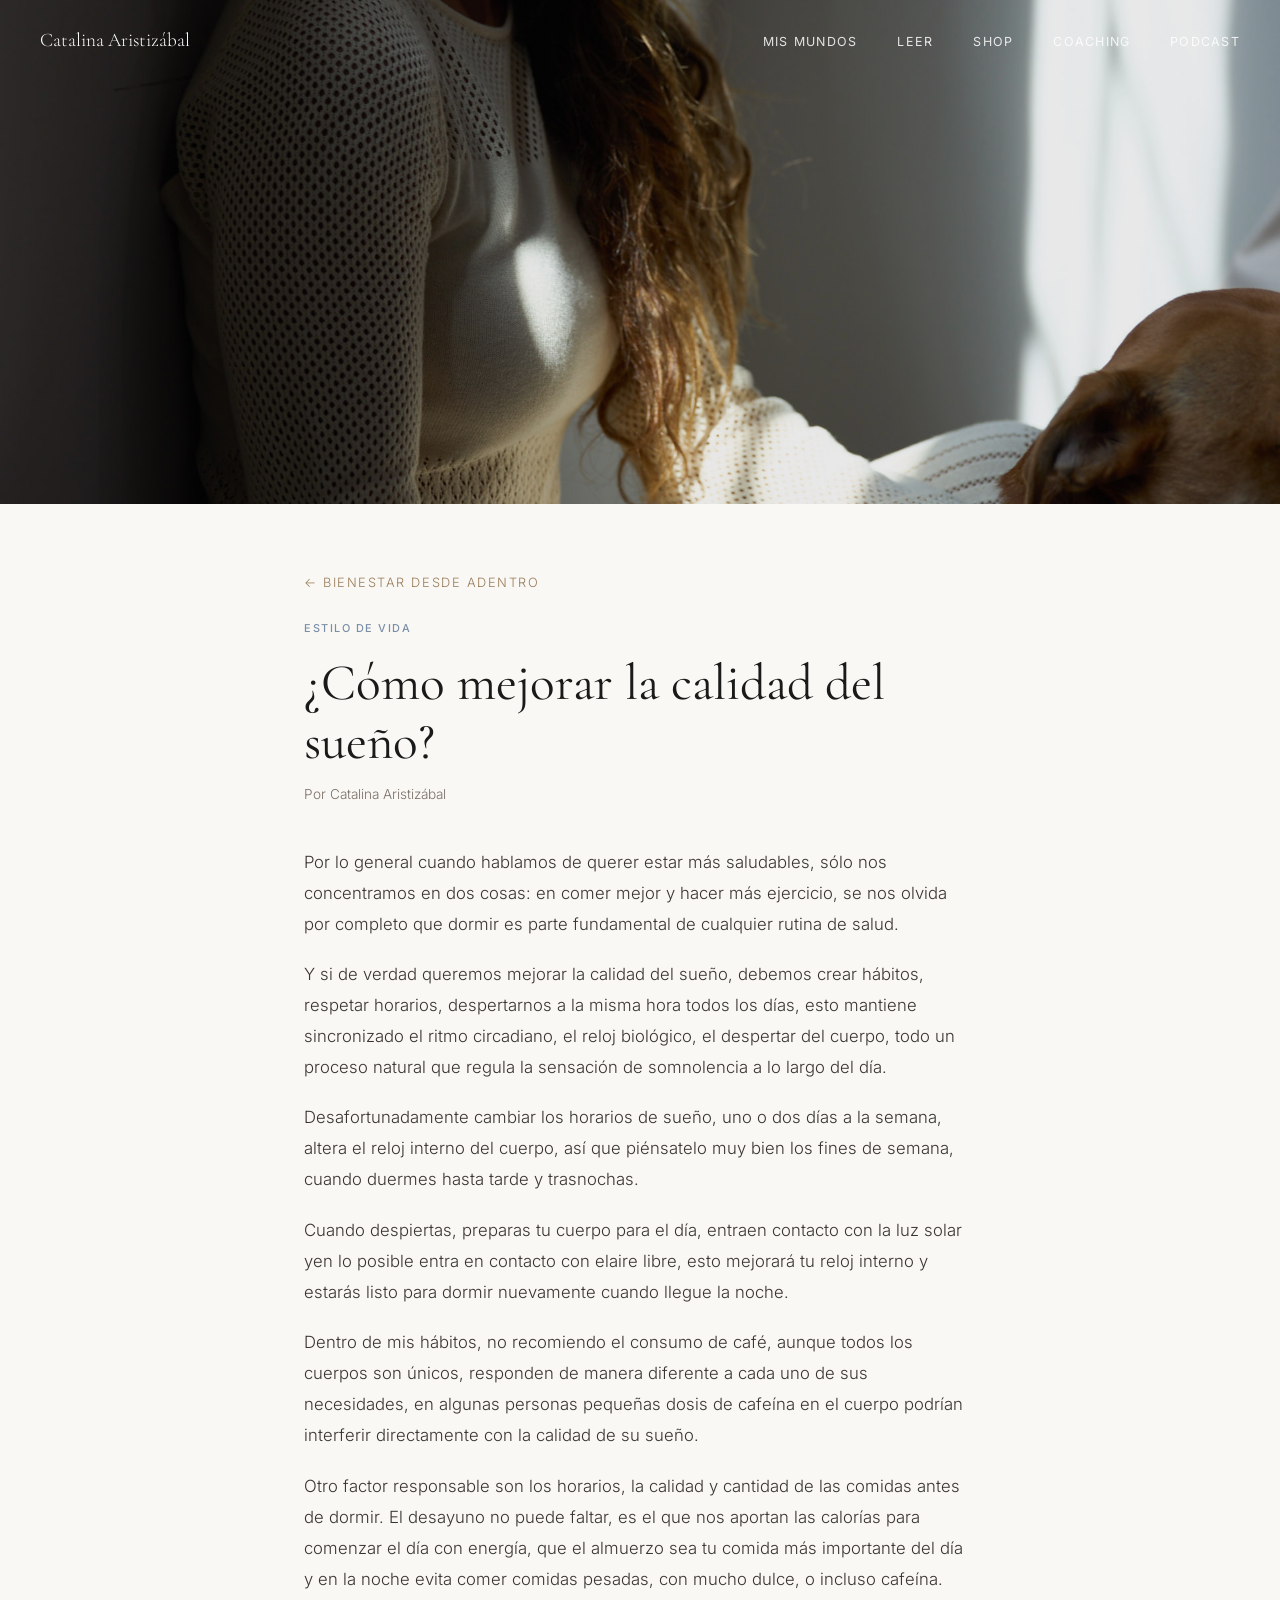
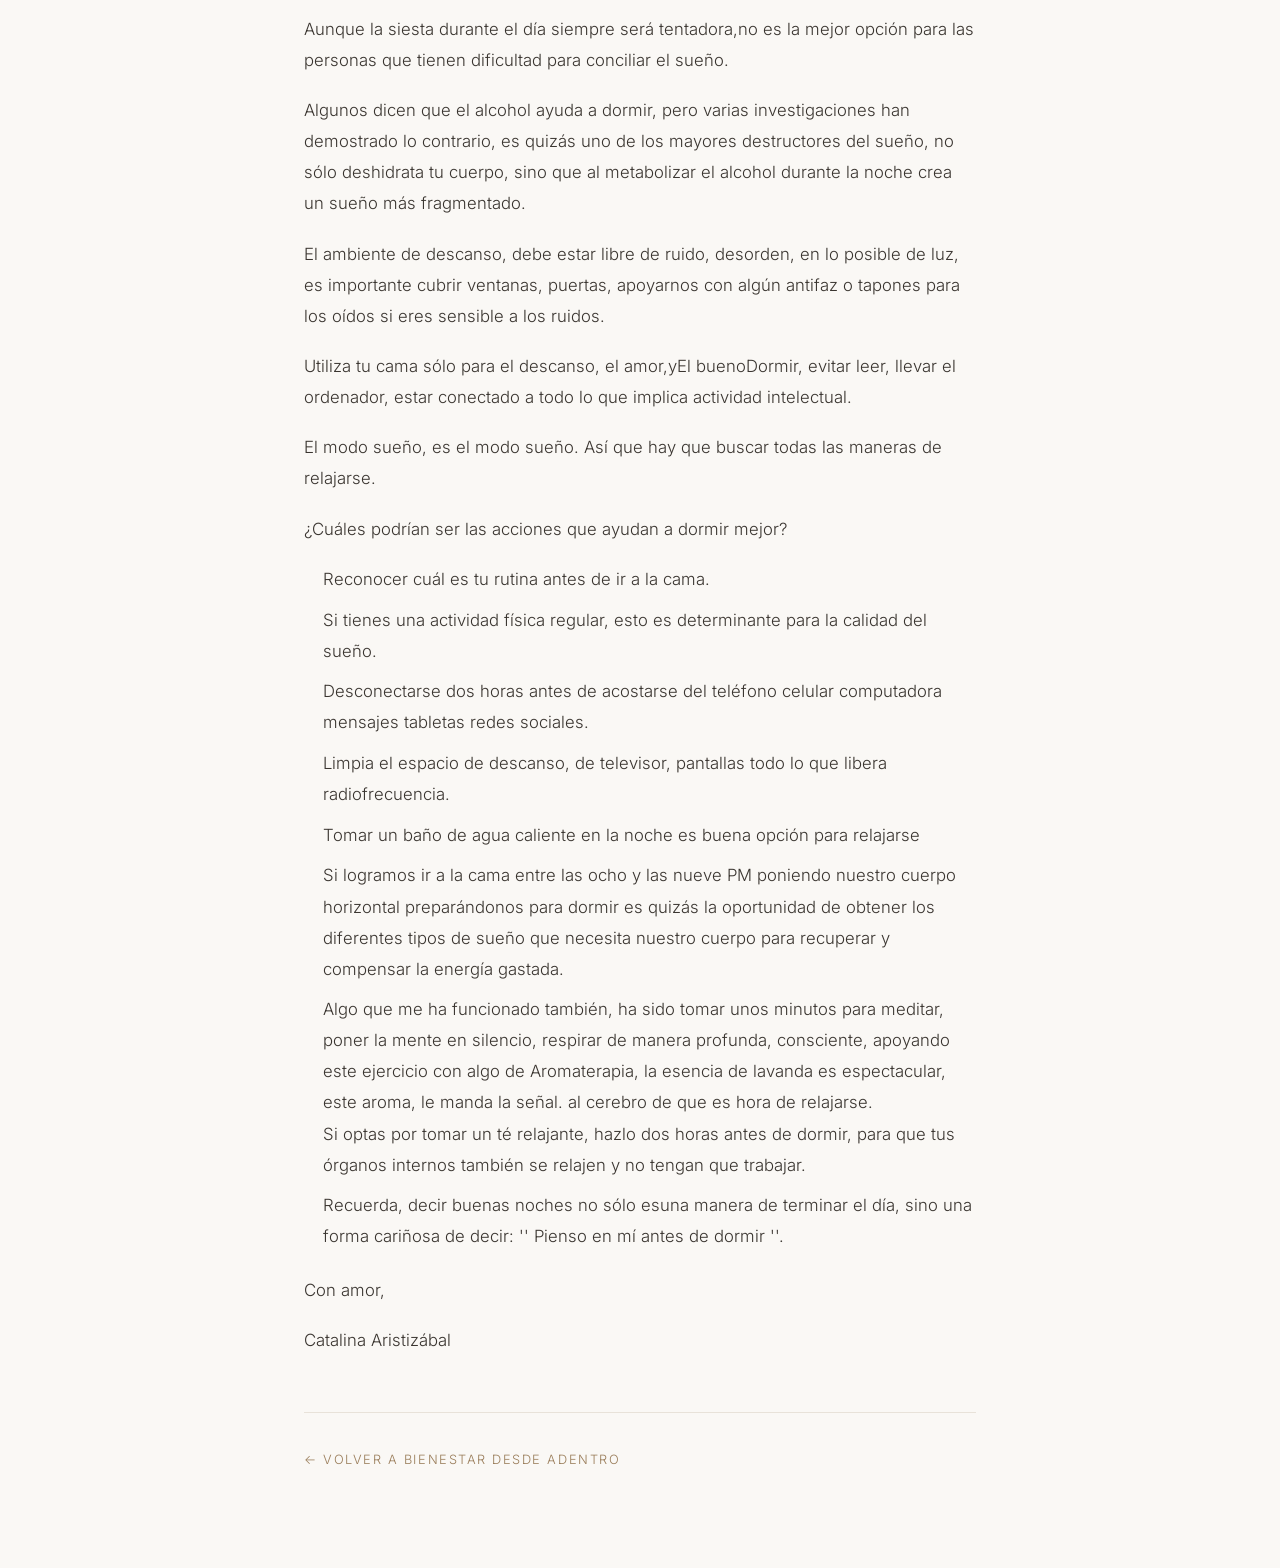
<file: bienestar/como-mejorar-la-calidad-del-sueno.html>
<!DOCTYPE html>
<html lang="es">
<head>
  <meta charset="UTF-8" />
  <meta name="viewport" content="width=device-width, initial-scale=1.0" />
  <title>¿Cómo mejorar la calidad del sueño? | Catalina Aristizábal</title>
  <meta name="description" content="Dormir bien es parte fundamental de cualquier rutina de salud. Hábitos, horarios y rituales que me ayudan a descansar." />
  <link rel="preconnect" href="https://fonts.googleapis.com" />
  <link rel="preconnect" href="https://fonts.gstatic.com" crossorigin />
  <link href="https://fonts.googleapis.com/css2?family=Cormorant+Garamond:ital,wght@0,300;0,400;0,600;1,300;1,400&family=Inter:wght@300;400;500&display=swap" rel="stylesheet" />
  <link rel="stylesheet" href="../styles.css" />
  <style>
    .post-hero{height:56vh;min-height:340px;overflow:hidden;background:var(--color-dark)}
    .post-hero img{width:100%;height:100%;object-fit:cover;opacity:.9}
    .post{max-width:720px;margin:0 auto;padding:4rem 1.5rem 6rem;color:var(--color-text)}
    .post .back{font-family:var(--font-sans);font-size:.8rem;letter-spacing:.12em;text-transform:uppercase;color:var(--color-terra-dark);text-decoration:none}
    .post h1{font-family:var(--font-serif);font-weight:400;font-size:clamp(2rem,4.5vw,3.2rem);line-height:1.15;color:var(--color-dark);margin:1rem 0 .75rem}
    .post .meta{font-family:var(--font-sans);font-size:.85rem;color:var(--color-text-light);margin-bottom:2.5rem}
    .post-body{font-family:var(--font-sans);font-weight:300;font-size:1.05rem;line-height:1.85}
    .post-body p{margin:0 0 1.2rem}
    .post-body h2,.post-body h3{font-family:var(--font-serif);font-weight:400;color:var(--color-dark);margin:2.4rem 0 .9rem}
    .post-body h2{font-size:1.9rem}.post-body h3{font-size:1.45rem}
    .post-body ul{margin:0 0 1.4rem 1.2rem}.post-body li{margin-bottom:.6rem}
    .post-body a{color:var(--color-terra-dark)}
    .post-body strong{font-weight:500;color:var(--color-dark)}
    .post-foot{margin-top:3.5rem;padding-top:2rem;border-top:1px solid var(--color-border)}
  </style>
</head>
<body>
  <nav class="nav" id="nav">
    <a href="../index.html" class="nav-logo">Catalina Aristizábal</a>
    <ul class="nav-links">
      <li><a href="../index.html#mundos">Mis Mundos</a></li>
      <li><a href="../index.html#editorial">Leer</a></li>
      <li><a href="https://terramistica.us/" target="_blank" rel="noopener">Shop</a></li>
      <li><a href="../trabaja-conmigo/index.html">Coaching</a></li>
      <li><a href="../index.html#podcast">Podcast</a></li>
    </ul>
  </nav>
  <div class="post-hero"><img src="../images/foto4.jpg" alt="" style="object-position: center;" /></div>
  <article class="post">
    <a class="back" href="../index.html#editorial">← Bienestar desde adentro</a>
    <span class="article-tag tag--estilo" style="display:block;margin-top:1.5rem">Estilo de vida</span>
    <h1>¿Cómo mejorar la calidad del sueño?</h1>
    <p class="meta">Por Catalina Aristizábal</p>
    <div class="post-body">
<p>Por lo general cuando hablamos de querer estar más saludables, sólo nos concentramos en dos cosas: en comer mejor y hacer más ejercicio, se nos olvida por completo que dormir es parte fundamental de cualquier rutina de salud.</p>
<p>Y si de verdad queremos mejorar la calidad del sueño, debemos crear hábitos, respetar horarios, despertarnos a la misma hora todos los días, esto mantiene sincronizado el ritmo circadiano, el reloj biológico, el despertar del cuerpo, todo un proceso natural que regula la sensación de somnolencia a lo largo del día.</p>
<p>Desafortunadamente cambiar los horarios de sueño, uno o dos días a la semana, altera el reloj interno del cuerpo, así que piénsatelo muy bien los fines de semana, cuando duermes hasta tarde y trasnochas.</p>
<p>Cuando despiertas, preparas tu cuerpo para el día, entraen contacto con la luz solar yen lo posible entra en contacto con elaire libre, esto mejorará tu reloj interno y estarás listo para dormir nuevamente cuando llegue la noche.</p>
<p>Dentro de mis hábitos, no recomiendo el consumo de café, aunque todos los cuerpos son únicos, responden de manera diferente a cada uno de sus necesidades, en algunas personas pequeñas dosis de cafeína en el cuerpo podrían interferir directamente con la calidad de su sueño.</p>
<p>Otro factor responsable son los horarios, la calidad y cantidad de las comidas antes de dormir. El desayuno no puede faltar, es el que nos aportan las calorías para comenzar el día con energía, que el almuerzo sea tu comida más importante del día y en la noche evita comer comidas pesadas, con mucho dulce, o incluso cafeína.</p>
<p>Aunque la siesta durante el día siempre será tentadora,no es la mejor opción para las personas que tienen dificultad para conciliar el sueño.</p>
<p>Algunos dicen que el alcohol ayuda a dormir, pero varias investigaciones han demostrado lo contrario, es quizás uno de los mayores destructores del sueño, no sólo deshidrata tu cuerpo, sino que al metabolizar el alcohol durante la noche crea un sueño más fragmentado.</p>
<p>El ambiente de descanso, debe estar libre de ruido, desorden, en lo posible de luz, es importante cubrir ventanas, puertas, apoyarnos con algún antifaz o tapones para los oídos si eres sensible a los ruidos.</p>
<p>Utiliza tu cama sólo para el descanso, el amor,yEl buenoDormir, evitar leer, llevar el ordenador, estar conectado a todo lo que implica actividad intelectual.</p>
<p>El modo sueño, es el modo sueño. Así que hay que buscar todas las maneras de relajarse.</p>
<p>¿Cuáles podrían ser las acciones que ayudan a dormir mejor?</p>
<ul><li>Reconocer cuál es tu rutina antes de ir a la cama.</li>
<li>Si tienes una actividad física regular, esto es determinante para la calidad del sueño.</li>
<li>Desconectarse dos horas antes de acostarse del teléfono celular computadora mensajes tabletas redes sociales.</li>
<li>Limpia el espacio de descanso, de televisor, pantallas todo lo que libera radiofrecuencia.</li>
<li>Tomar un baño de agua caliente en la noche es buena opción para relajarse</li>
<li>Si logramos ir a la cama entre las ocho y las nueve PM poniendo nuestro cuerpo horizontal preparándonos para dormir es quizás la oportunidad de obtener los diferentes tipos de sueño que necesita nuestro cuerpo para recuperar y compensar la energía gastada.</li>
<li>Algo que me ha funcionado también, ha sido tomar unos minutos para meditar, poner la mente en silencio, respirar de manera profunda, consciente, apoyando este ejercicio con algo de Aromaterapia, la esencia de lavanda es espectacular, este aroma, le manda la señal. al cerebro de que es hora de relajarse. <br>Si optas por tomar un té relajante, hazlo dos horas antes de dormir, para que tus órganos internos también se relajen y no tengan que trabajar.</li>
<li>Recuerda, decir buenas noches no sólo esuna manera de terminar el día, sino una forma cariñosa de decir: '' Pienso en mí antes de dormir ''.</li>
</ul>
<p>Con amor,</p>
<p>Catalina Aristizábal</p>
    </div>
    <div class="post-foot"><a class="back" href="../index.html#editorial">← Volver a Bienestar desde adentro</a></div>
  </article>
</body>
</html>
</file>
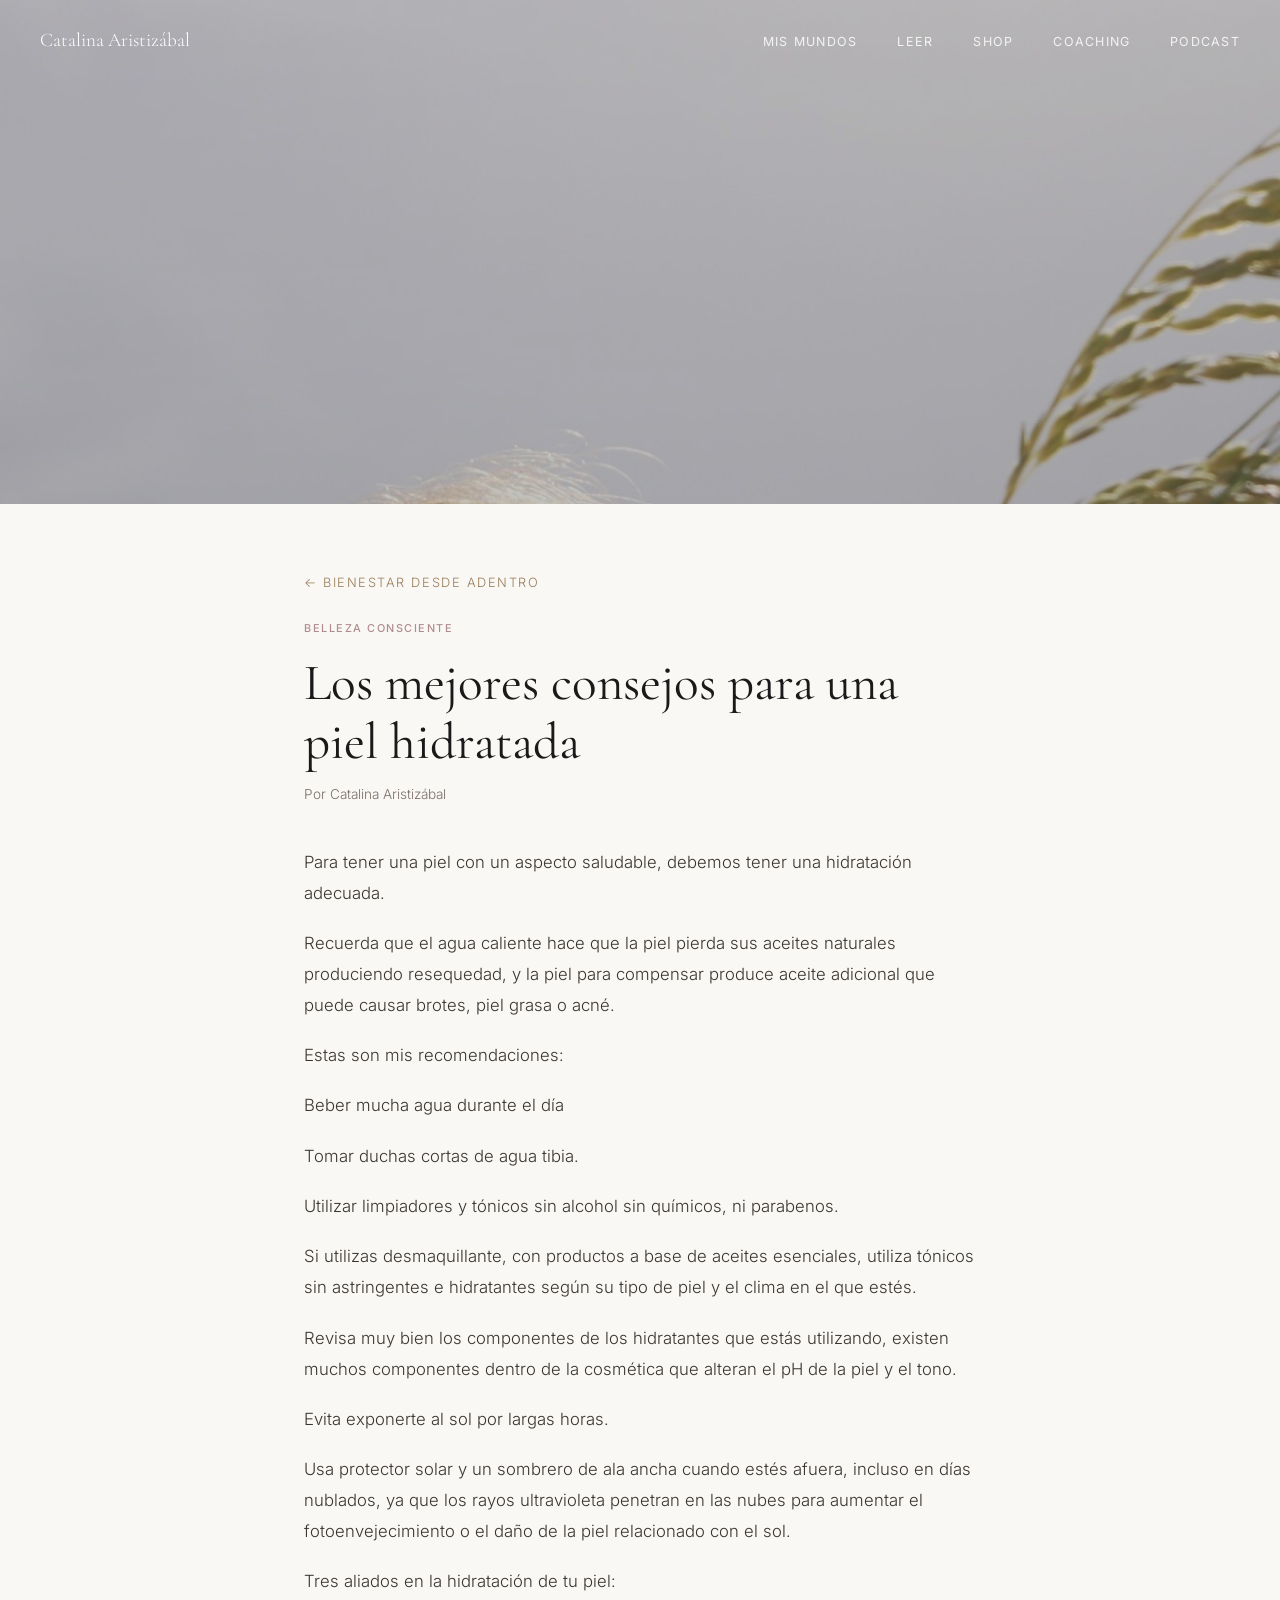
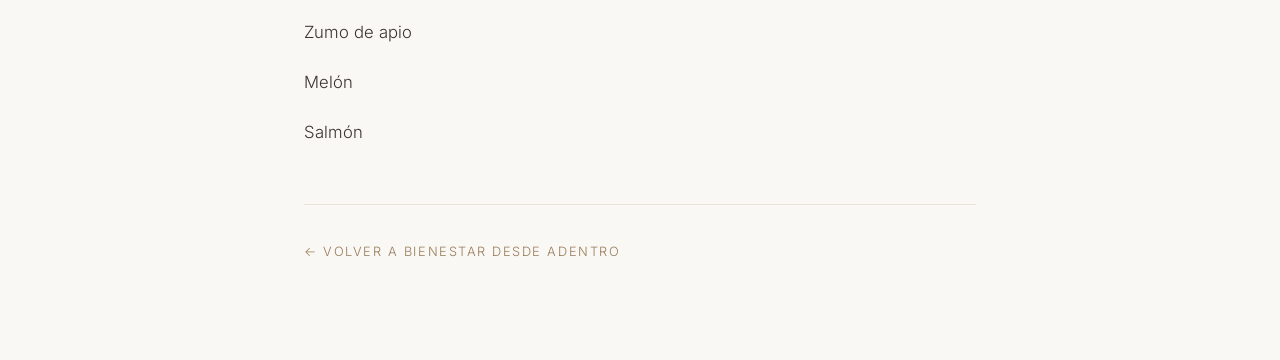
<file: bienestar/consejos-piel-hidratada.html>
<!DOCTYPE html>
<html lang="es">
<head>
  <meta charset="UTF-8" />
  <meta name="viewport" content="width=device-width, initial-scale=1.0" />
  <title>Los mejores consejos para una piel hidratada | Catalina Aristizábal</title>
  <meta name="description" content="Agua, duchas tibias, ingredientes limpios y tres alimentos aliados: lo esencial para una piel hidratada y sana." />
  <link rel="preconnect" href="https://fonts.googleapis.com" />
  <link rel="preconnect" href="https://fonts.gstatic.com" crossorigin />
  <link href="https://fonts.googleapis.com/css2?family=Cormorant+Garamond:ital,wght@0,300;0,400;0,600;1,300;1,400&family=Inter:wght@300;400;500&display=swap" rel="stylesheet" />
  <link rel="stylesheet" href="../styles.css" />
  <style>
    .post-hero{height:56vh;min-height:340px;overflow:hidden;background:var(--color-dark)}
    .post-hero img{width:100%;height:100%;object-fit:cover;opacity:.9}
    .post{max-width:720px;margin:0 auto;padding:4rem 1.5rem 6rem;color:var(--color-text)}
    .post .back{font-family:var(--font-sans);font-size:.8rem;letter-spacing:.12em;text-transform:uppercase;color:var(--color-terra-dark);text-decoration:none}
    .post h1{font-family:var(--font-serif);font-weight:400;font-size:clamp(2rem,4.5vw,3.2rem);line-height:1.15;color:var(--color-dark);margin:1rem 0 .75rem}
    .post .meta{font-family:var(--font-sans);font-size:.85rem;color:var(--color-text-light);margin-bottom:2.5rem}
    .post-body{font-family:var(--font-sans);font-weight:300;font-size:1.05rem;line-height:1.85}
    .post-body p{margin:0 0 1.2rem}
    .post-body h2,.post-body h3{font-family:var(--font-serif);font-weight:400;color:var(--color-dark);margin:2.4rem 0 .9rem}
    .post-body h2{font-size:1.9rem}.post-body h3{font-size:1.45rem}
    .post-body ul{margin:0 0 1.4rem 1.2rem}.post-body li{margin-bottom:.6rem}
    .post-body a{color:var(--color-terra-dark)}
    .post-body strong{font-weight:500;color:var(--color-dark)}
    .post-foot{margin-top:3.5rem;padding-top:2rem;border-top:1px solid var(--color-border)}
  </style>
</head>
<body>
  <nav class="nav" id="nav">
    <a href="../index.html" class="nav-logo">Catalina Aristizábal</a>
    <ul class="nav-links">
      <li><a href="../index.html#mundos">Mis Mundos</a></li>
      <li><a href="../index.html#editorial">Leer</a></li>
      <li><a href="https://terramistica.us/" target="_blank" rel="noopener">Shop</a></li>
      <li><a href="../trabaja-conmigo/index.html">Coaching</a></li>
      <li><a href="../index.html#podcast">Podcast</a></li>
    </ul>
  </nav>
  <div class="post-hero"><img src="../images/belleza-natural.jpg" alt="" style="object-position: center top;" /></div>
  <article class="post">
    <a class="back" href="../index.html#editorial">← Bienestar desde adentro</a>
    <span class="article-tag tag--belleza" style="display:block;margin-top:1.5rem">Belleza consciente</span>
    <h1>Los mejores consejos para una piel hidratada</h1>
    <p class="meta">Por Catalina Aristizábal</p>
    <div class="post-body">
<p>Para tener una piel con un aspecto saludable, debemos tener una hidratación adecuada.</p>
<p>Recuerda que el agua caliente hace que la piel pierda sus aceites naturales produciendo resequedad, y la piel para compensar produce aceite adicional que puede causar brotes, piel grasa o acné.</p>
<p>Estas son mis recomendaciones:</p>
<p>Beber mucha agua durante el día</p>
<p>Tomar duchas cortas de agua tibia.</p>
<p>Utilizar limpiadores y tónicos sin alcohol sin químicos, ni parabenos.</p>
<p>Si utilizas desmaquillante, con productos a base de aceites esenciales, utiliza tónicos sin astringentes e hidratantes según su tipo de piel y el clima en el que estés.</p>
<p>Revisa muy bien los componentes de los hidratantes que estás utilizando, existen muchos componentes dentro de la cosmética que alteran el pH de la piel y el tono.</p>
<p>Evita exponerte al sol por largas horas.</p>

<p>Usa protector solar y un sombrero de ala ancha cuando estés afuera, incluso en días nublados, ya que los rayos ultravioleta penetran en las nubes para aumentar el fotoenvejecimiento o el daño de la piel relacionado con el sol.</p>
<p>Tres aliados en la hidratación de tu piel:</p>
<p>Zumo de apio</p>
<p>Melón</p>
<p>Salmón</p>
    </div>
    <div class="post-foot"><a class="back" href="../index.html#editorial">← Volver a Bienestar desde adentro</a></div>
  </article>
</body>
</html>
</file>
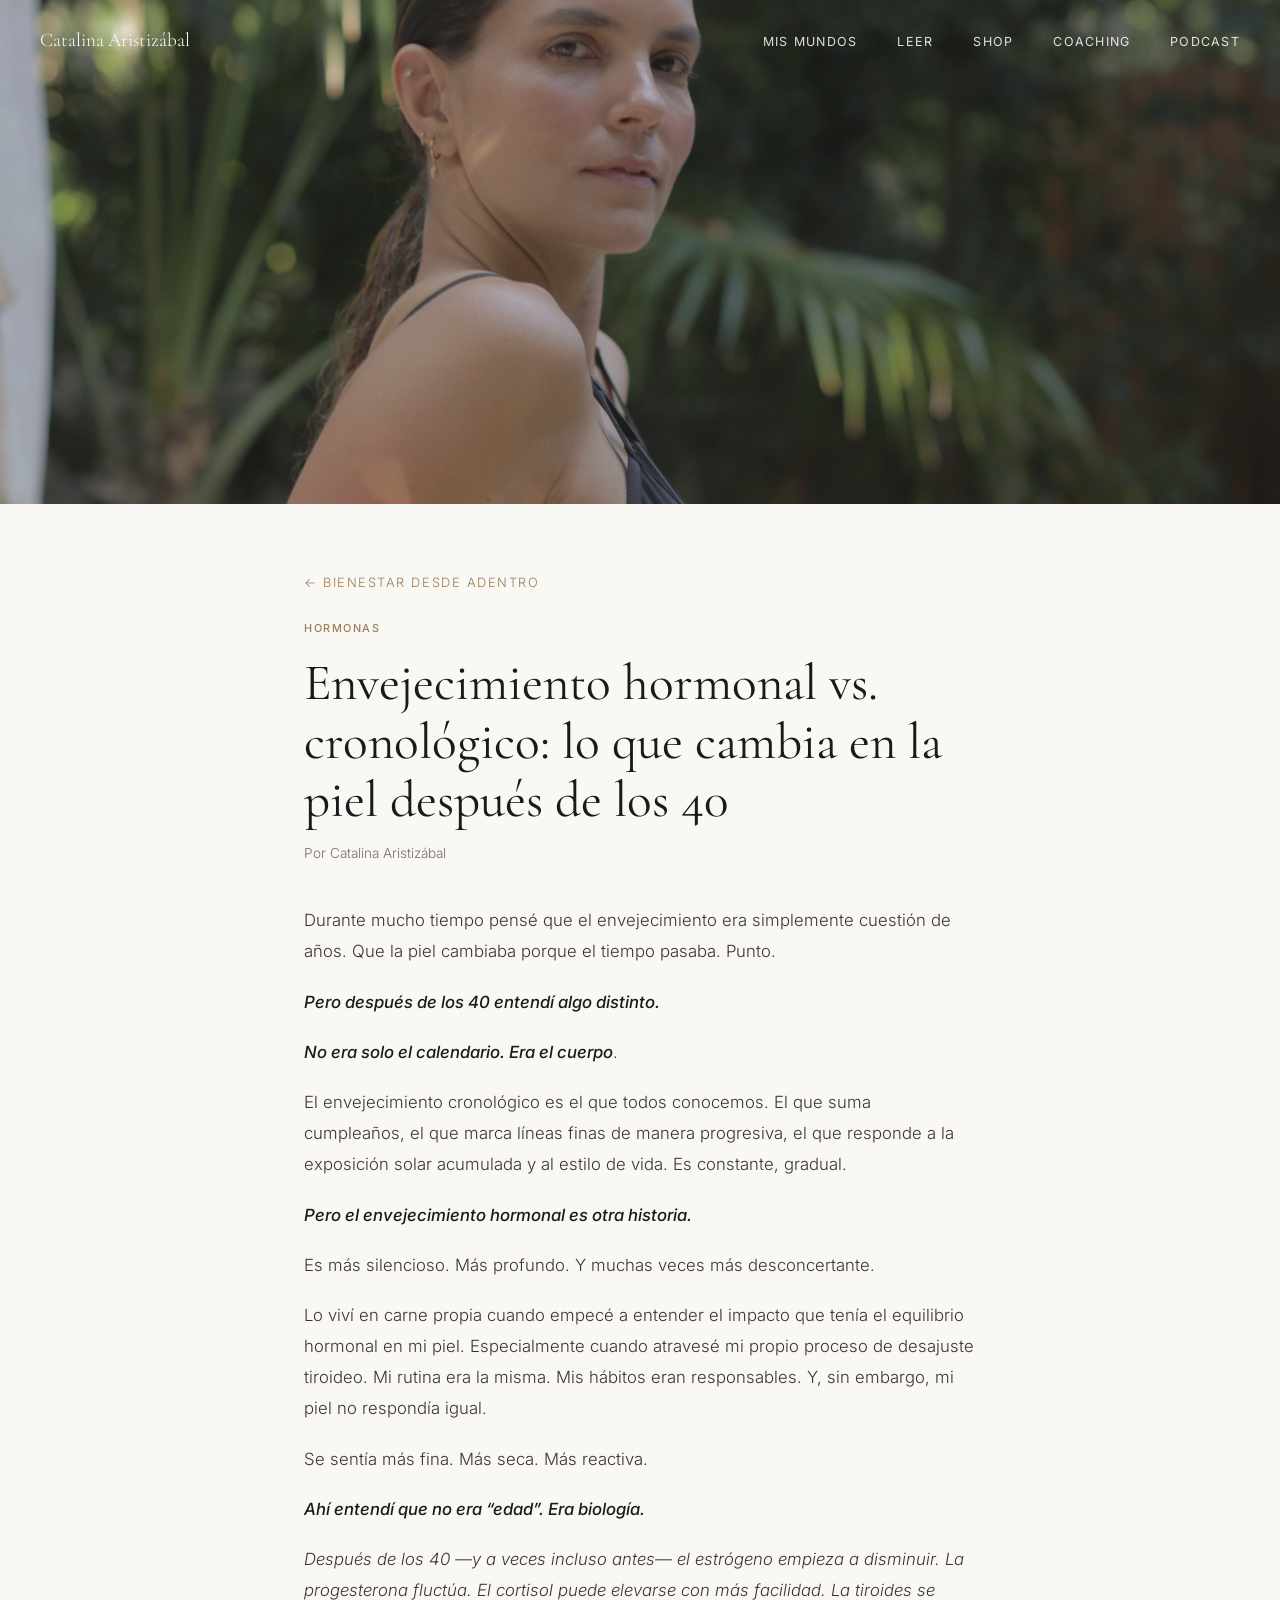
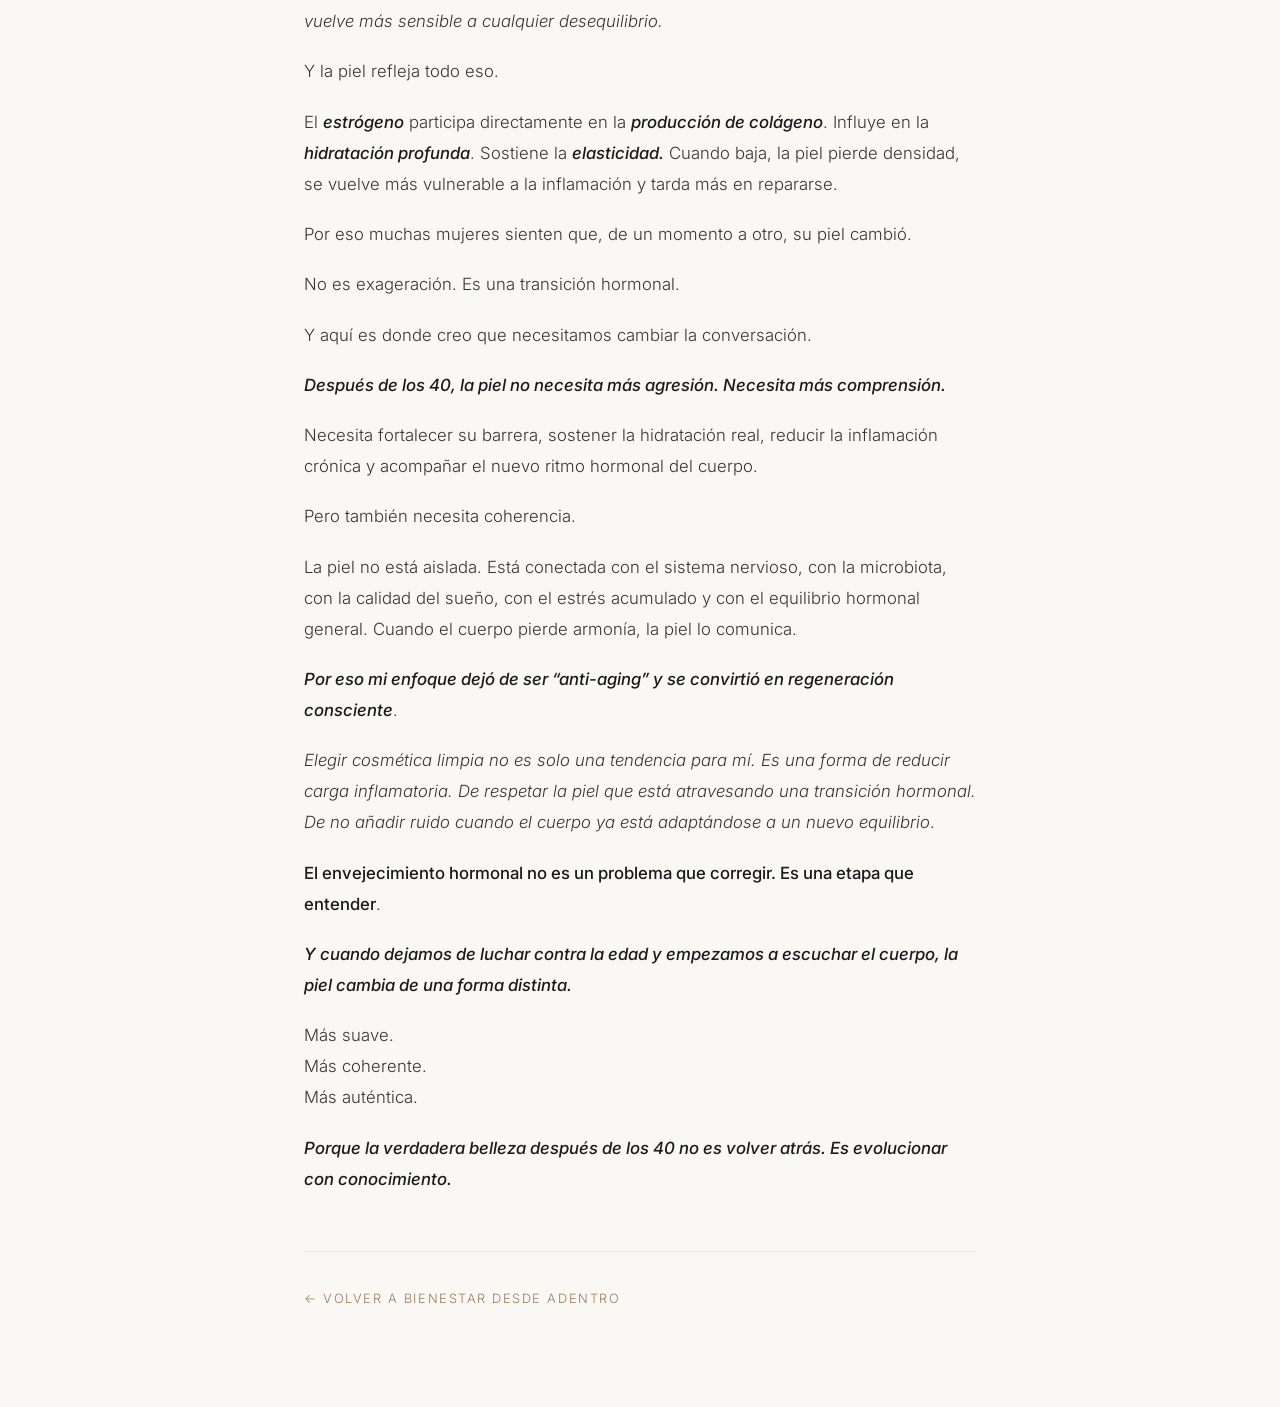
<file: bienestar/envejecimiento-hormonal-vs-cronologico.html>
<!DOCTYPE html>
<html lang="es">
<head>
  <meta charset="UTF-8" />
  <meta name="viewport" content="width=device-width, initial-scale=1.0" />
  <title>Envejecimiento hormonal vs. cronológico: lo que cambia en la piel después de los 40 | Catalina Aristizábal</title>
  <meta name="description" content="Después de los 40 no es solo el calendario, es el cuerpo. Cómo el estrógeno, el cortisol y la tiroides se reflejan en tu piel." />
  <link rel="preconnect" href="https://fonts.googleapis.com" />
  <link rel="preconnect" href="https://fonts.gstatic.com" crossorigin />
  <link href="https://fonts.googleapis.com/css2?family=Cormorant+Garamond:ital,wght@0,300;0,400;0,600;1,300;1,400&family=Inter:wght@300;400;500&display=swap" rel="stylesheet" />
  <link rel="stylesheet" href="../styles.css" />
  <style>
    .post-hero{height:56vh;min-height:340px;overflow:hidden;background:var(--color-dark)}
    .post-hero img{width:100%;height:100%;object-fit:cover;opacity:.9}
    .post{max-width:720px;margin:0 auto;padding:4rem 1.5rem 6rem;color:var(--color-text)}
    .post .back{font-family:var(--font-sans);font-size:.8rem;letter-spacing:.12em;text-transform:uppercase;color:var(--color-terra-dark);text-decoration:none}
    .post h1{font-family:var(--font-serif);font-weight:400;font-size:clamp(2rem,4.5vw,3.2rem);line-height:1.15;color:var(--color-dark);margin:1rem 0 .75rem}
    .post .meta{font-family:var(--font-sans);font-size:.85rem;color:var(--color-text-light);margin-bottom:2.5rem}
    .post-body{font-family:var(--font-sans);font-weight:300;font-size:1.05rem;line-height:1.85}
    .post-body p{margin:0 0 1.2rem}
    .post-body h2,.post-body h3{font-family:var(--font-serif);font-weight:400;color:var(--color-dark);margin:2.4rem 0 .9rem}
    .post-body h2{font-size:1.9rem}.post-body h3{font-size:1.45rem}
    .post-body ul{margin:0 0 1.4rem 1.2rem}.post-body li{margin-bottom:.6rem}
    .post-body a{color:var(--color-terra-dark)}
    .post-body strong{font-weight:500;color:var(--color-dark)}
    .post-foot{margin-top:3.5rem;padding-top:2rem;border-top:1px solid var(--color-border)}
  </style>
</head>
<body>
  <nav class="nav" id="nav">
    <a href="../index.html" class="nav-logo">Catalina Aristizábal</a>
    <ul class="nav-links">
      <li><a href="../index.html#mundos">Mis Mundos</a></li>
      <li><a href="../index.html#editorial">Leer</a></li>
      <li><a href="https://terramistica.us/" target="_blank" rel="noopener">Shop</a></li>
      <li><a href="../trabaja-conmigo/index.html">Coaching</a></li>
      <li><a href="../index.html#podcast">Podcast</a></li>
    </ul>
  </nav>
  <div class="post-hero"><img src="../images/coaching.jpg" alt="" style="object-position: center 30%;" /></div>
  <article class="post">
    <a class="back" href="../index.html#editorial">← Bienestar desde adentro</a>
    <span class="article-tag tag--hormonas" style="display:block;margin-top:1.5rem">Hormonas</span>
    <h1>Envejecimiento hormonal vs. cronológico: lo que cambia en la piel después de los 40</h1>
    <p class="meta">Por Catalina Aristizábal</p>
    <div class="post-body">
<p>Durante mucho tiempo pensé que el envejecimiento era simplemente cuestión de años. Que la piel cambiaba porque el tiempo pasaba. Punto.</p>
<p><em><strong>Pero después de los 40 entendí algo distinto.</strong></em></p>
<p><em><strong>No era solo el calendario. Era el cuerpo</strong></em>.</p>
<p>El envejecimiento cronológico es el que todos conocemos. El que suma cumpleaños, el que marca líneas finas de manera progresiva, el que responde a la exposición solar acumulada y al estilo de vida. Es constante, gradual.</p>
<p><em><strong>Pero el envejecimiento hormonal es otra historia.</strong></em></p>
<p>Es más silencioso. Más profundo. Y muchas veces más desconcertante.</p>
<p>Lo viví en carne propia cuando empecé a entender el impacto que tenía el equilibrio hormonal en mi piel. Especialmente cuando atravesé mi propio proceso de desajuste tiroideo. Mi rutina era la misma. Mis hábitos eran responsables. Y, sin embargo, mi piel no respondía igual.</p>
<p>Se sentía más fina. Más seca. Más reactiva.</p>
<p><em><strong>Ahí entendí que no era “edad”. Era biología.</strong></em></p>
<p><em>Después de los 40 —y a veces incluso antes— el estrógeno empieza a disminuir. La progesterona fluctúa. El cortisol puede elevarse con más facilidad. La tiroides se vuelve más sensible a cualquier desequilibrio.</em></p>
<p>Y la piel refleja todo eso.</p>
<p>El <em><strong>estrógeno</strong></em> participa directamente en la <em><strong>producción de colágeno</strong></em>. Influye en la <em><strong>hidratación profunda</strong></em>. Sostiene la <em><strong>elasticidad.</strong></em> Cuando baja, la piel pierde densidad, se vuelve más vulnerable a la inflamación y tarda más en repararse.</p>
<p>Por eso muchas mujeres sienten que, de un momento a otro, su piel cambió.</p>
<p>No es exageración. Es una transición hormonal.</p>
<p>Y aquí es donde creo que necesitamos cambiar la conversación.</p>
<p><em><strong>Después de los 40, la piel no necesita más agresión. Necesita más comprensión.</strong></em></p>
<p>Necesita fortalecer su barrera, sostener la hidratación real, reducir la inflamación crónica y acompañar el nuevo ritmo hormonal del cuerpo.</p>
<p>Pero también necesita coherencia.</p>
<p>La piel no está aislada. Está conectada con el sistema nervioso, con la microbiota, con la calidad del sueño, con el estrés acumulado y con el equilibrio hormonal general. Cuando el cuerpo pierde armonía, la piel lo comunica.</p>
<p><em><strong>Por eso mi enfoque dejó de ser “anti-aging” y se convirtió en regeneración consciente</strong></em>.</p>
<p><em>Elegir cosmética limpia no es solo una tendencia para mí. Es una forma de reducir carga inflamatoria. De respetar la piel que está atravesando una transición hormonal. De no añadir ruido cuando el cuerpo ya está adaptándose a un nuevo equilibrio</em>.</p>
<p><strong>El envejecimiento hormonal no es un problema que corregir. Es una etapa que entender</strong>.</p>
<p><em><strong>Y cuando dejamos de luchar contra la edad y empezamos a escuchar el cuerpo, la piel cambia de una forma distinta.</strong></em></p>
<p>Más suave.<br>Más coherente.<br>Más auténtica.</p>
<p><em><strong>Porque la verdadera belleza después de los 40 no es volver atrás. Es evolucionar con conocimiento.</strong></em></p>
    </div>
    <div class="post-foot"><a class="back" href="../index.html#editorial">← Volver a Bienestar desde adentro</a></div>
  </article>
</body>
</html>
</file>
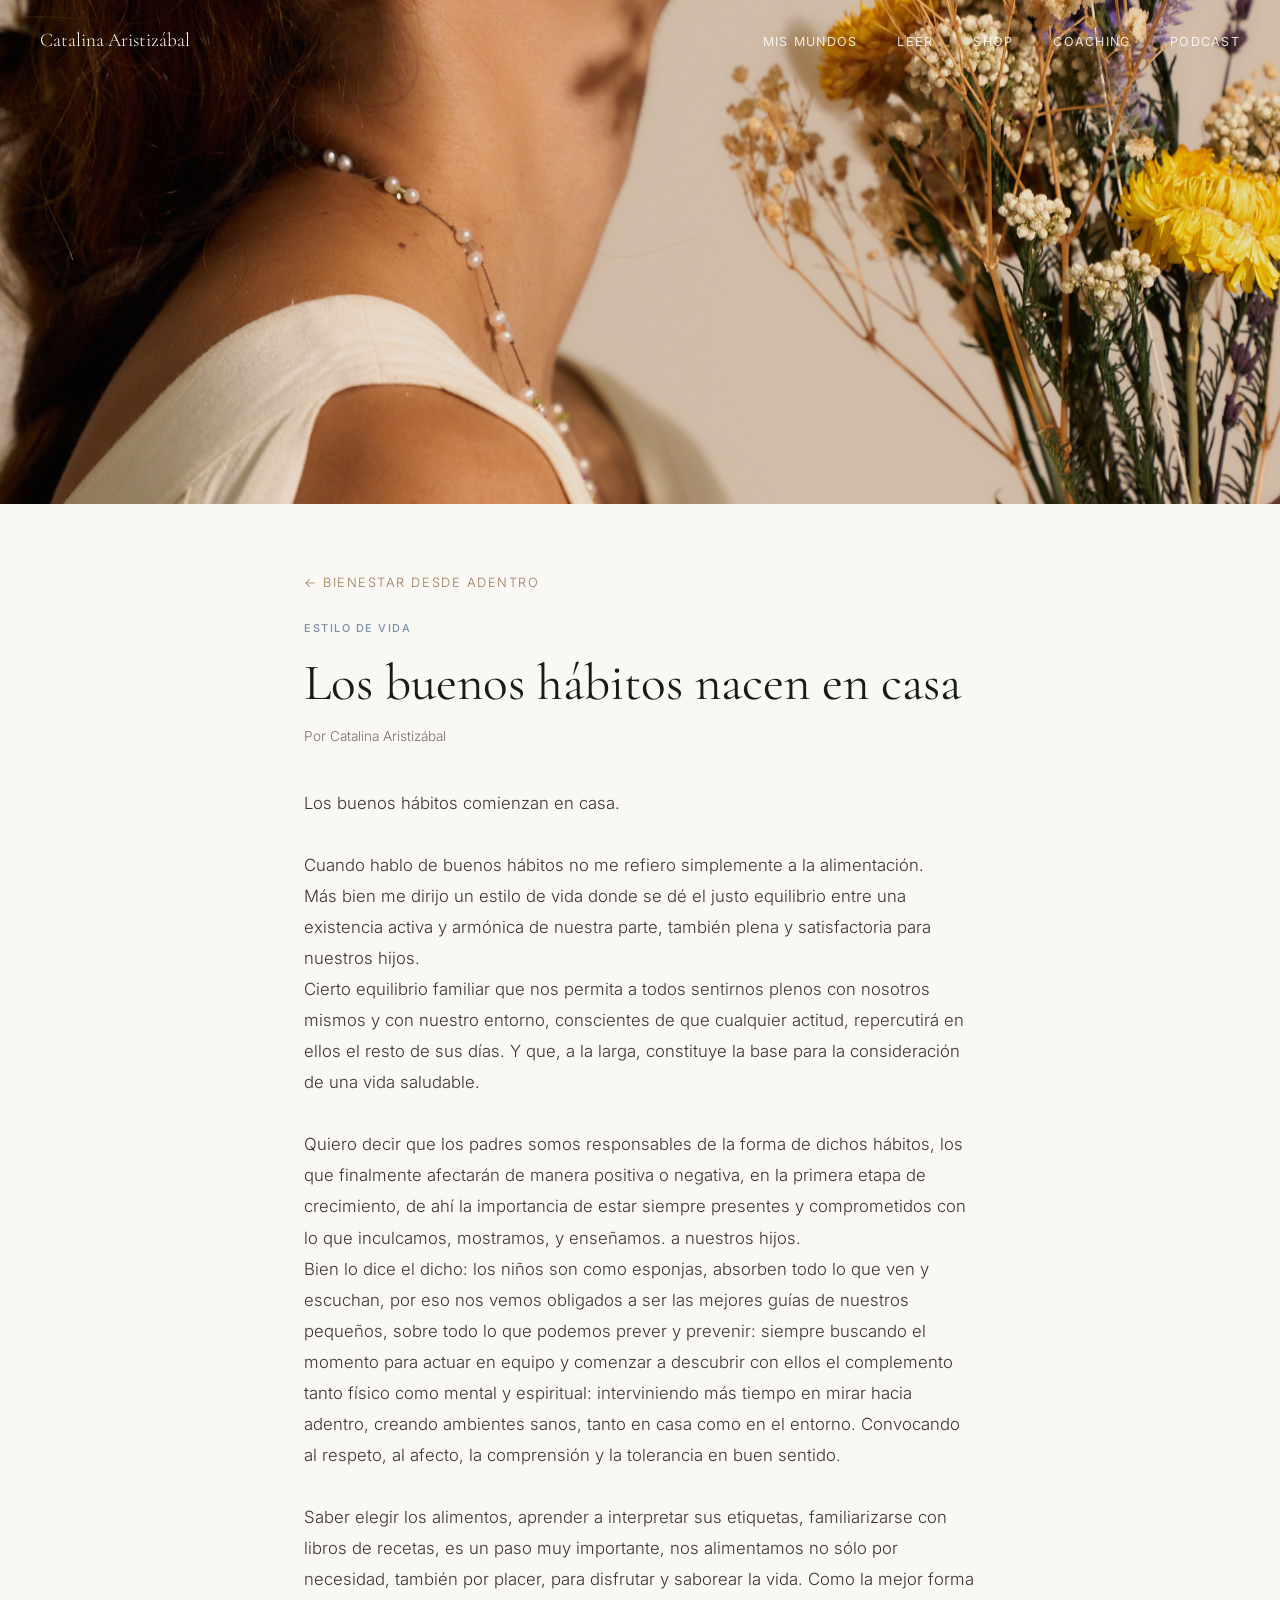
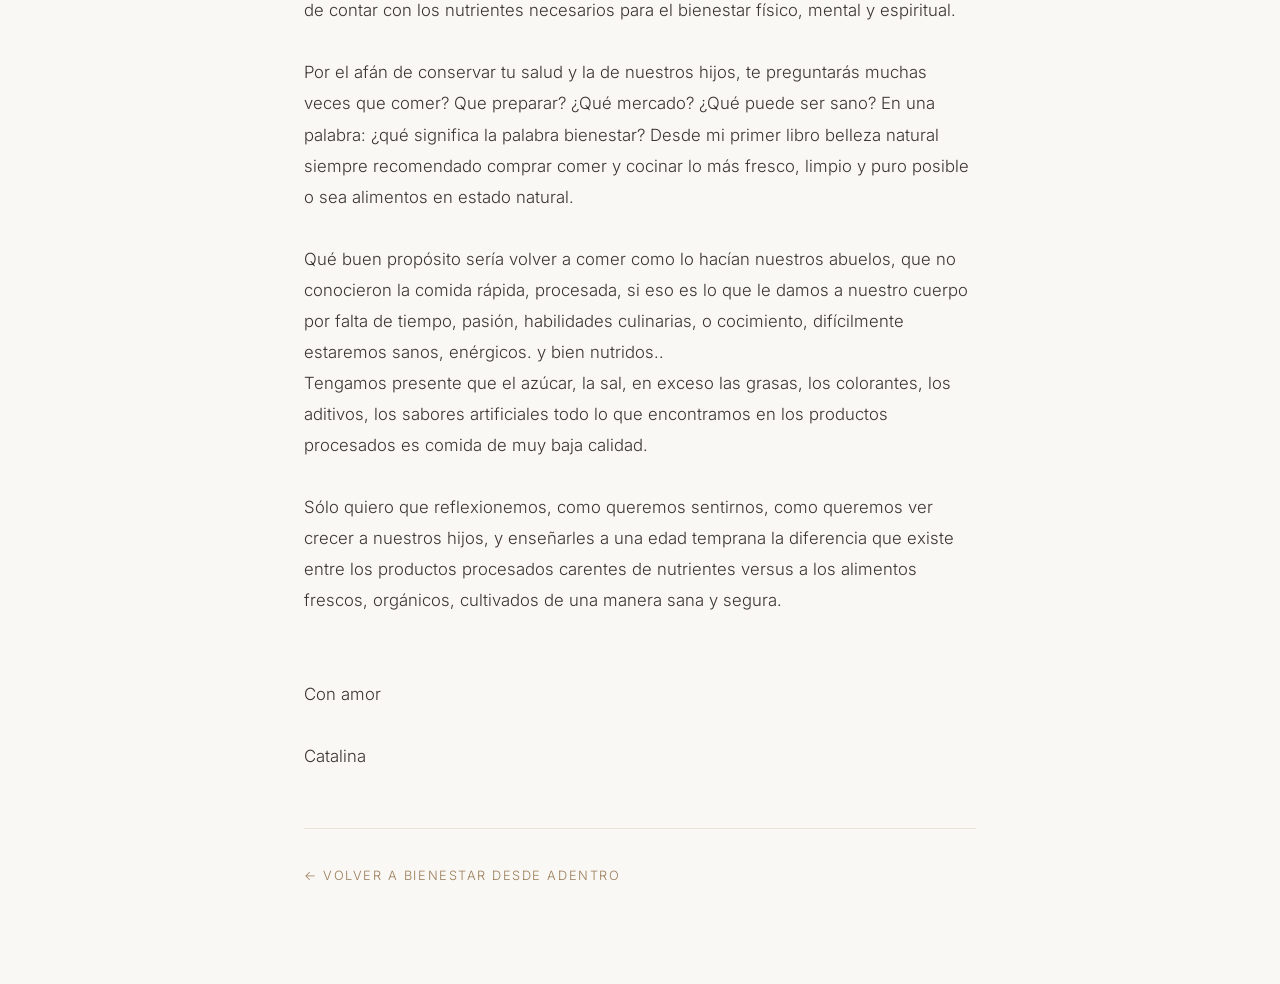
<file: bienestar/los-buenos-habitos-nacen-en-casa.html>
<!DOCTYPE html>
<html lang="es">
<head>
  <meta charset="UTF-8" />
  <meta name="viewport" content="width=device-width, initial-scale=1.0" />
  <title>Los buenos hábitos nacen en casa | Catalina Aristizábal</title>
  <meta name="description" content="Más allá de la comida: un estilo de vida en equilibrio que se aprende en familia y acompaña a nuestros hijos toda la vida." />
  <link rel="preconnect" href="https://fonts.googleapis.com" />
  <link rel="preconnect" href="https://fonts.gstatic.com" crossorigin />
  <link href="https://fonts.googleapis.com/css2?family=Cormorant+Garamond:ital,wght@0,300;0,400;0,600;1,300;1,400&family=Inter:wght@300;400;500&display=swap" rel="stylesheet" />
  <link rel="stylesheet" href="../styles.css" />
  <style>
    .post-hero{height:56vh;min-height:340px;overflow:hidden;background:var(--color-dark)}
    .post-hero img{width:100%;height:100%;object-fit:cover;opacity:.9}
    .post{max-width:720px;margin:0 auto;padding:4rem 1.5rem 6rem;color:var(--color-text)}
    .post .back{font-family:var(--font-sans);font-size:.8rem;letter-spacing:.12em;text-transform:uppercase;color:var(--color-terra-dark);text-decoration:none}
    .post h1{font-family:var(--font-serif);font-weight:400;font-size:clamp(2rem,4.5vw,3.2rem);line-height:1.15;color:var(--color-dark);margin:1rem 0 .75rem}
    .post .meta{font-family:var(--font-sans);font-size:.85rem;color:var(--color-text-light);margin-bottom:2.5rem}
    .post-body{font-family:var(--font-sans);font-weight:300;font-size:1.05rem;line-height:1.85}
    .post-body p{margin:0 0 1.2rem}
    .post-body h2,.post-body h3{font-family:var(--font-serif);font-weight:400;color:var(--color-dark);margin:2.4rem 0 .9rem}
    .post-body h2{font-size:1.9rem}.post-body h3{font-size:1.45rem}
    .post-body ul{margin:0 0 1.4rem 1.2rem}.post-body li{margin-bottom:.6rem}
    .post-body a{color:var(--color-terra-dark)}
    .post-body strong{font-weight:500;color:var(--color-dark)}
    .post-foot{margin-top:3.5rem;padding-top:2rem;border-top:1px solid var(--color-border)}
  </style>
</head>
<body>
  <nav class="nav" id="nav">
    <a href="../index.html" class="nav-logo">Catalina Aristizábal</a>
    <ul class="nav-links">
      <li><a href="../index.html#mundos">Mis Mundos</a></li>
      <li><a href="../index.html#editorial">Leer</a></li>
      <li><a href="https://terramistica.us/" target="_blank" rel="noopener">Shop</a></li>
      <li><a href="../trabaja-conmigo/index.html">Coaching</a></li>
      <li><a href="../index.html#podcast">Podcast</a></li>
    </ul>
  </nav>
  <div class="post-hero"><img src="../images/foto3.jpg" alt="" style="object-position: center;" /></div>
  <article class="post">
    <a class="back" href="../index.html#editorial">← Bienestar desde adentro</a>
    <span class="article-tag tag--estilo" style="display:block;margin-top:1.5rem">Estilo de vida</span>
    <h1>Los buenos hábitos nacen en casa</h1>
    <p class="meta">Por Catalina Aristizábal</p>
    <div class="post-body">
<p>Los buenos hábitos comienzan en casa.<br><br> Cuando hablo de buenos hábitos no me refiero simplemente a la alimentación.<br> Más bien me dirijo un estilo de vida donde se dé el justo equilibrio entre una existencia activa y armónica de nuestra parte, también plena y satisfactoria para nuestros hijos.<br> Cierto equilibrio familiar que nos permita a todos sentirnos plenos con nosotros mismos y con nuestro entorno, conscientes de que cualquier actitud, repercutirá en ellos el resto de sus días. Y que, a la larga, constituye la base para la consideración de una vida saludable.<br> <br>Quiero decir que los padres somos responsables de la forma de dichos hábitos, los que finalmente afectarán de manera positiva o negativa, en la primera etapa de crecimiento, de ahí la importancia de estar siempre presentes y comprometidos con lo que inculcamos, mostramos, y enseñamos. a nuestros hijos.<br> Bien lo dice el dicho: los niños son como esponjas, absorben todo lo que ven y escuchan, por eso nos vemos obligados a ser las mejores guías de nuestros pequeños, sobre todo lo que podemos prever y prevenir: siempre buscando el momento para actuar en equipo y comenzar a descubrir con ellos el complemento tanto físico como mental y espiritual: interviniendo más tiempo en mirar hacia adentro, creando ambientes sanos, tanto en casa como en el entorno. Convocando al respeto, al afecto, la comprensión y la tolerancia en buen sentido.<br> <br>Saber elegir los alimentos, aprender a interpretar sus etiquetas, familiarizarse con libros de recetas, es un paso muy importante, nos alimentamos no sólo por necesidad, también por placer, para disfrutar y saborear la vida. Como la mejor forma de contar con los nutrientes necesarios para el bienestar físico, mental y espiritual.<br><br> Por el afán de conservar tu salud y la de nuestros hijos, te preguntarás muchas veces que comer? Que preparar? ¿Qué mercado? ¿Qué puede ser sano? En una palabra: ¿qué significa la palabra bienestar? Desde mi primer libro belleza natural siempre recomendado comprar comer y cocinar lo más fresco, limpio y puro posible o sea alimentos en estado natural.<br><br> Qué buen propósito sería volver a comer como lo hacían nuestros abuelos, que no conocieron la comida rápida, procesada, si eso es lo que le damos a nuestro cuerpo por falta de tiempo, pasión, habilidades culinarias, o cocimiento, difícilmente estaremos sanos, enérgicos. y bien nutridos.. <br>Tengamos presente que el azúcar, la sal, en exceso las grasas, los colorantes, los aditivos, los sabores artificiales todo lo que encontramos en los productos procesados ​​es comida de muy baja calidad.<br><br> Sólo quiero que reflexionemos, como queremos sentirnos, como queremos ver crecer a nuestros hijos, y enseñarles a una edad temprana la diferencia que existe entre los productos procesados ​​carentes de nutrientes versus a los alimentos frescos, orgánicos, cultivados de una manera sana y segura.<br><br><br> Con amor<br><br> Catalina</p>
    </div>
    <div class="post-foot"><a class="back" href="../index.html#editorial">← Volver a Bienestar desde adentro</a></div>
  </article>
</body>
</html>
</file>
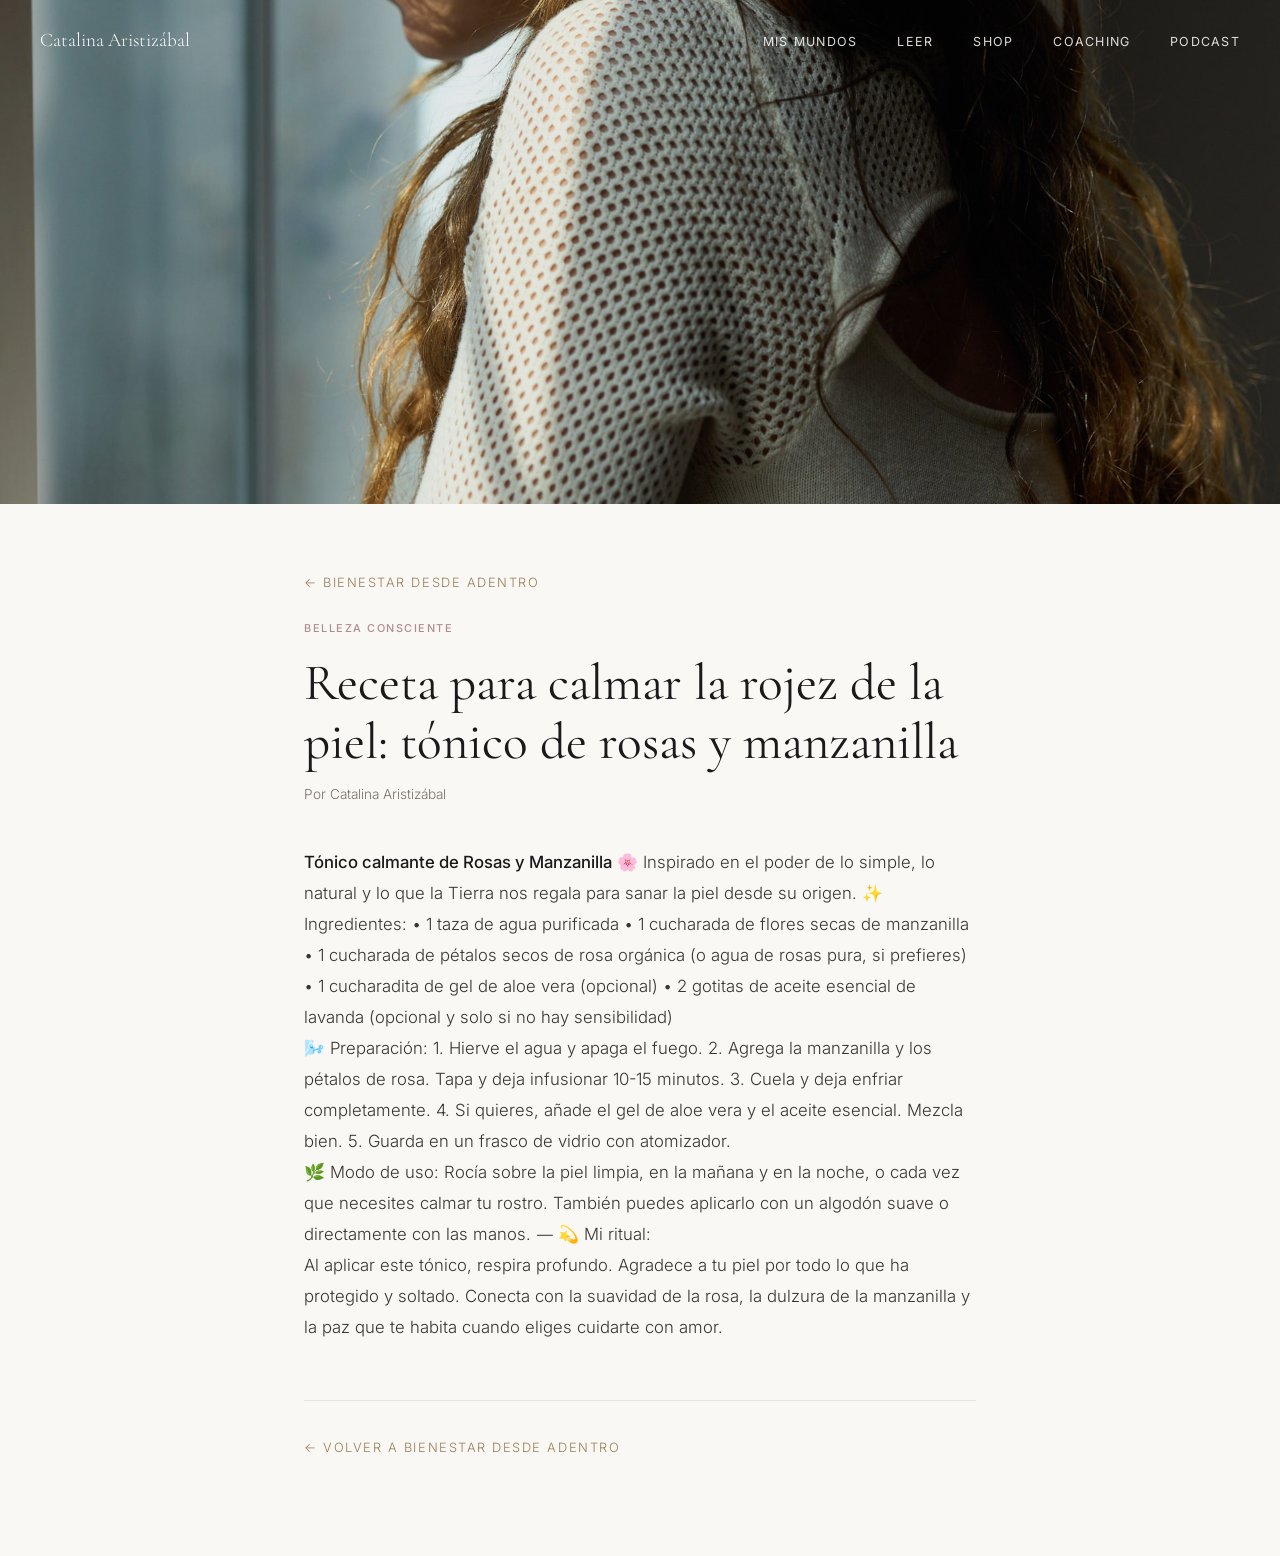
<file: bienestar/tonico-rosas-manzanilla-rojez.html>
<!DOCTYPE html>
<html lang="es">
<head>
  <meta charset="UTF-8" />
  <meta name="viewport" content="width=device-width, initial-scale=1.0" />
  <title>Receta para calmar la rojez de la piel: tónico de rosas y manzanilla | Catalina Aristizábal</title>
  <meta name="description" content="Una receta simple con lo que la Tierra nos regala para calmar la piel, y un pequeño ritual para aplicarla con amor." />
  <link rel="preconnect" href="https://fonts.googleapis.com" />
  <link rel="preconnect" href="https://fonts.gstatic.com" crossorigin />
  <link href="https://fonts.googleapis.com/css2?family=Cormorant+Garamond:ital,wght@0,300;0,400;0,600;1,300;1,400&family=Inter:wght@300;400;500&display=swap" rel="stylesheet" />
  <link rel="stylesheet" href="../styles.css" />
  <style>
    .post-hero{height:56vh;min-height:340px;overflow:hidden;background:var(--color-dark)}
    .post-hero img{width:100%;height:100%;object-fit:cover;opacity:.9}
    .post{max-width:720px;margin:0 auto;padding:4rem 1.5rem 6rem;color:var(--color-text)}
    .post .back{font-family:var(--font-sans);font-size:.8rem;letter-spacing:.12em;text-transform:uppercase;color:var(--color-terra-dark);text-decoration:none}
    .post h1{font-family:var(--font-serif);font-weight:400;font-size:clamp(2rem,4.5vw,3.2rem);line-height:1.15;color:var(--color-dark);margin:1rem 0 .75rem}
    .post .meta{font-family:var(--font-sans);font-size:.85rem;color:var(--color-text-light);margin-bottom:2.5rem}
    .post-body{font-family:var(--font-sans);font-weight:300;font-size:1.05rem;line-height:1.85}
    .post-body p{margin:0 0 1.2rem}
    .post-body h2,.post-body h3{font-family:var(--font-serif);font-weight:400;color:var(--color-dark);margin:2.4rem 0 .9rem}
    .post-body h2{font-size:1.9rem}.post-body h3{font-size:1.45rem}
    .post-body ul{margin:0 0 1.4rem 1.2rem}.post-body li{margin-bottom:.6rem}
    .post-body a{color:var(--color-terra-dark)}
    .post-body strong{font-weight:500;color:var(--color-dark)}
    .post-foot{margin-top:3.5rem;padding-top:2rem;border-top:1px solid var(--color-border)}
  </style>
</head>
<body>
  <nav class="nav" id="nav">
    <a href="../index.html" class="nav-logo">Catalina Aristizábal</a>
    <ul class="nav-links">
      <li><a href="../index.html#mundos">Mis Mundos</a></li>
      <li><a href="../index.html#editorial">Leer</a></li>
      <li><a href="https://terramistica.us/" target="_blank" rel="noopener">Shop</a></li>
      <li><a href="../trabaja-conmigo/index.html">Coaching</a></li>
      <li><a href="../index.html#podcast">Podcast</a></li>
    </ul>
  </nav>
  <div class="post-hero"><img src="../images/foto2.jpg" alt="" style="object-position: center;" /></div>
  <article class="post">
    <a class="back" href="../index.html#editorial">← Bienestar desde adentro</a>
    <span class="article-tag tag--belleza" style="display:block;margin-top:1.5rem">Belleza consciente</span>
    <h1>Receta para calmar la rojez de la piel: tónico de rosas y manzanilla</h1>
    <p class="meta">Por Catalina Aristizábal</p>
    <div class="post-body">
<strong>Tónico calmante de Rosas y Manzanilla</strong> 🌸 Inspirado en el poder de lo simple, lo natural y lo que la Tierra nos regala para sanar la piel desde su origen. ✨ Ingredientes:    •   1 taza de agua purificada    •   1 cucharada de flores secas de manzanilla    •   1 cucharada de pétalos secos de rosa orgánica (o agua de rosas pura, si prefieres)    •   1 cucharadita de gel de aloe vera (opcional)    •   2 gotitas de aceite esencial de lavanda (opcional y solo si no hay sensibilidad) <br> 🌬️ Preparación: 1. Hierve el agua y apaga el fuego. 2. Agrega la manzanilla y los pétalos de rosa. Tapa y deja infusionar 10-15 minutos. 3. Cuela y deja enfriar completamente. 4. Si quieres, añade el gel de aloe vera y el aceite esencial. Mezcla bien. 5. Guarda en un frasco de vidrio con atomizador. <br> 🌿 Modo de uso: Rocía sobre la piel limpia, en la mañana y en la noche, o cada vez que necesites calmar tu rostro. También puedes aplicarlo con un algodón suave o directamente con las manos. ⸻ 💫 Mi ritual: <br> Al aplicar este tónico, respira profundo. Agradece a tu piel por todo lo que ha protegido y soltado. Conecta con la suavidad de la rosa, la dulzura de la manzanilla y la paz que te habita cuando eliges cuidarte con amor.
    </div>
    <div class="post-foot"><a class="back" href="../index.html#editorial">← Volver a Bienestar desde adentro</a></div>
  </article>
</body>
</html>
</file>
<file: styles.css>
/* ============================================
   CATALINA ARISTIZABAL — ESTILOS PRINCIPALES
   Paleta: crema, tierra, verde suave, negro
   ============================================ */

:root {
  --color-bg: #faf8f5;
  --color-cream: #f5f0e8;
  --color-terra: #c4a882;
  --color-terra-dark: #9a7d5a;
  --color-green: #6b7c5e;
  --color-dark: #1a1a1a;
  --color-text: #3a3530;
  --color-text-light: #7a7067;
  --color-border: #e8e2d9;

  --font-serif: 'Cormorant Garamond', Georgia, serif;
  --font-sans: 'Inter', system-ui, sans-serif;

  --max-width: 1200px;
  --section-padding: 7rem 1.5rem;
  --section-padding-sm: 4rem 1.5rem;
}

/* === RESET === */
*, *::before, *::after { box-sizing: border-box; margin: 0; padding: 0; }
html { scroll-behavior: smooth; font-size: 16px; }
body {
  background-color: var(--color-bg);
  color: var(--color-text);
  font-family: var(--font-sans);
  font-weight: 300;
  line-height: 1.7;
  overflow-x: hidden;
}
img { display: block; width: 100%; object-fit: cover; }
a { text-decoration: none; color: inherit; }
ul { list-style: none; }

/* === TYPOGRAPHY === */
h1, h2, h3, blockquote {
  font-family: var(--font-serif);
  font-weight: 400;
  line-height: 1.15;
}
h1 { font-size: clamp(3.5rem, 7vw, 6.5rem); }
h2 { font-size: clamp(2.2rem, 4vw, 3.5rem); }
h3 { font-size: clamp(1.6rem, 2.5vw, 2.2rem); }

/* === UTILITIES === */
.container {
  max-width: var(--max-width);
  margin: 0 auto;
  padding: 0 1.5rem;
}
.grid-2 {
  display: grid;
  grid-template-columns: 1fr 1fr;
  gap: 4rem;
  align-items: center;
}
.grid-2--reverse { direction: rtl; }
.grid-2--reverse > * { direction: ltr; }
.section-label {
  display: block;
  font-family: var(--font-sans);
  font-size: 0.75rem;
  font-weight: 500;
  letter-spacing: 0.15em;
  text-transform: uppercase;
  color: var(--color-terra-dark);
  margin-bottom: 1.2rem;
}
.section-desc {
  font-size: 1.05rem;
  color: var(--color-text-light);
  max-width: 520px;
  margin-top: 1rem;
}

/* === BUTTONS === */
.btn {
  display: inline-block;
  padding: 0.85rem 2rem;
  font-family: var(--font-sans);
  font-size: 0.82rem;
  font-weight: 500;
  letter-spacing: 0.08em;
  text-transform: uppercase;
  border: 1px solid currentColor;
  transition: all 0.3s ease;
  cursor: pointer;
}
.btn-outline {
  color: #fff;
  border-color: rgba(255,255,255,0.7);
}
.btn-outline:hover {
  background: rgba(255,255,255,0.15);
  border-color: #fff;
}
.btn-dark {
  background: var(--color-dark);
  color: #fff;
  border-color: var(--color-dark);
}
.btn-dark:hover {
  background: var(--color-terra-dark);
  border-color: var(--color-terra-dark);
}
.btn-outline-dark {
  color: var(--color-dark);
  border-color: var(--color-dark);
}
.btn-outline-dark:hover {
  background: var(--color-dark);
  color: #fff;
}

/* === FADE IN ANIMATION === */
.fade-in {
  opacity: 0;
  transform: translateY(24px);
  transition: opacity 0.8s ease, transform 0.8s ease;
}
.fade-in.visible {
  opacity: 1;
  transform: translateY(0);
}

/* ============================================
   NAV
   ============================================ */
.nav {
  position: fixed;
  top: 0; left: 0; right: 0;
  z-index: 100;
  display: flex;
  align-items: center;
  justify-content: space-between;
  padding: 1.5rem 2.5rem;
  transition: background 0.4s ease, padding 0.4s ease;
}
.nav.scrolled {
  background: rgba(250, 248, 245, 0.97);
  backdrop-filter: blur(8px);
  padding: 1rem 2.5rem;
  border-bottom: 1px solid var(--color-border);
}
.nav-logo {
  font-family: var(--font-serif);
  font-size: 1.2rem;
  color: #fff;
  transition: color 0.4s ease;
}
.nav.scrolled .nav-logo { color: var(--color-dark); }
.nav-links {
  display: flex;
  gap: 2.5rem;
}
.nav-links a {
  font-size: 0.78rem;
  font-weight: 400;
  letter-spacing: 0.1em;
  text-transform: uppercase;
  color: rgba(255,255,255,0.85);
  transition: color 0.3s ease;
}
.nav-links a:hover { color: #fff; }
.nav.scrolled .nav-links a { color: var(--color-text-light); }
.nav.scrolled .nav-links a:hover { color: var(--color-dark); }
.nav-toggle {
  display: none;
  flex-direction: column;
  gap: 5px;
  background: none;
  border: none;
  cursor: pointer;
  padding: 4px;
}
.nav-toggle span {
  display: block;
  width: 24px;
  height: 1px;
  background: #fff;
  transition: background 0.4s, transform 0.35s ease, opacity 0.35s ease;
}
.nav.scrolled .nav-toggle span { background: var(--color-dark); }
/* Animación X cuando el menú está abierto */
.nav.open .nav-toggle span:nth-child(1) { transform: translateY(6px) rotate(45deg); }
.nav.open .nav-toggle span:nth-child(2) { opacity: 0; transform: scaleX(0); }
.nav.open .nav-toggle span:nth-child(3) { transform: translateY(-6px) rotate(-45deg); }

/* ============================================
   HERO
   ============================================ */
.hero {
  position: relative;
  height: 100vh;
  min-height: 640px;
  display: flex;
  align-items: flex-end;
  overflow: hidden;
}
.hero-image-wrap {
  position: absolute;
  inset: 0;
}
.hero-img {
  width: 100%;
  height: 100%;
  object-fit: cover;
  object-position: center 20%;
}
.hero-image-wrap::after {
  content: '';
  position: absolute;
  inset: 0;
  background: linear-gradient(
    to bottom,
    rgba(0,0,0,0.1) 0%,
    rgba(0,0,0,0.2) 40%,
    rgba(0,0,0,0.65) 100%
  );
}
.hero-content {
  position: relative;
  z-index: 2;
  padding: 0 2.5rem 5rem;
  max-width: 700px;
}
.hero-eyebrow {
  font-size: 1.1rem;
  font-weight: 300;
  letter-spacing: 0.03em;
  text-transform: none;
  color: rgba(255,255,255,0.95);
  margin-bottom: 1rem;
  font-style: italic;
  font-family: var(--font-serif);
  line-height: 1.5;
  text-shadow: 0 1px 4px rgba(0,0,0,0.4);
}
.hero-title {
  color: #fff;
  margin-bottom: 1.5rem;
  line-height: 1.05;
}
.hero-tagline {
  font-family: var(--font-serif);
  font-style: italic;
  font-size: clamp(1.1rem, 2vw, 1.4rem);
  color: rgba(255,255,255,0.85);
  margin-bottom: 2.5rem;
  line-height: 1.5;
}
.hero-scroll {
  position: absolute;
  bottom: 2.5rem;
  right: 2.5rem;
  z-index: 2;
}
.hero-scroll span {
  display: block;
  width: 1px;
  height: 60px;
  background: rgba(255,255,255,0.5);
  animation: scrollLine 1.8s ease-in-out infinite;
}
@keyframes scrollLine {
  0% { transform: scaleY(0); transform-origin: top; }
  50% { transform: scaleY(1); transform-origin: top; }
  51% { transform: scaleY(1); transform-origin: bottom; }
  100% { transform: scaleY(0); transform-origin: bottom; }
}

/* ============================================
   SOBRE MÍ
   ============================================ */
.sobre-mi {
  padding: var(--section-padding);
}
.sobre-image-wrap {
  position: relative;
}
.sobre-img {
  height: 620px;
  object-position: center 15%;
  border-radius: 2px;
}
.sobre-image-wrap::before {
  content: '';
  position: absolute;
  top: -20px;
  left: -20px;
  right: 20px;
  bottom: 20px;
  border: 1px solid var(--color-terra);
  border-radius: 2px;
  z-index: -1;
}
.sobre-text h2 { margin-bottom: 1.5rem; }
.sobre-text p {
  font-size: 1rem;
  color: var(--color-text-light);
  margin-bottom: 1.2rem;
  max-width: 480px;
}
.sobre-text .btn { margin-top: 1rem; }
.sobre-frase {
  font-family: var(--font-serif);
  font-style: italic;
  font-size: 1.05rem;
  color: var(--color-terra-dark);
  border-left: 2px solid var(--color-terra);
  padding-left: 1rem;
  margin-top: 0.5rem;
}

/* ============================================
   MIS MUNDOS
   ============================================ */
.mundos {
  padding: var(--section-padding);
  background: var(--color-cream);
}
.section-header {
  text-align: center;
  margin-bottom: 4rem;
}
.section-header .section-label { justify-content: center; }
.section-header h2 { margin-bottom: 0; }
.mundos-grid {
  display: grid;
  grid-template-columns: repeat(2, 1fr);
  gap: 1.5rem;
}
.mundo-card {
  background: var(--color-bg);
  overflow: hidden;
  border-radius: 2px;
  display: flex;
  flex-direction: column;
  transition: transform 0.3s ease, box-shadow 0.3s ease;
}
.mundo-card:hover {
  transform: translateY(-4px);
  box-shadow: 0 16px 40px rgba(0,0,0,0.08);
}
.mundo-image-wrap {
  position: relative;
  height: 260px;
  overflow: hidden;
}
.mundo-image-wrap img {
  height: 100%;
  object-position: center 25%;
  transition: transform 0.6s ease;
}
.mundo-card:hover .mundo-image-wrap img { transform: scale(1.04); }
.mundo-overlay {
  position: absolute;
  inset: 0;
  background: rgba(0,0,0,0.2);
}
.mundo-image-wrap--youtube,
.mundo-image-wrap--terra {
  background: var(--color-cream);
  display: flex;
  align-items: center;
  justify-content: center;
}
.mundo-image-wrap--terra { background: #e8f0e0; }
.mundo-icon {
  width: 80px;
  height: 80px;
  display: flex;
  align-items: center;
  justify-content: center;
  color: var(--color-text-light);
}
.mundo-icon svg { width: 60px; height: 60px; }
.mundo-icon--leaf { color: var(--color-green); }
.mundo-content {
  padding: 2rem;
  flex: 1;
  display: flex;
  flex-direction: column;
}
.mundo-tag {
  font-size: 0.7rem;
  font-weight: 500;
  letter-spacing: 0.12em;
  text-transform: uppercase;
  color: var(--color-terra-dark);
  margin-bottom: 0.75rem;
}
.mundo-content h3 { margin-bottom: 0.75rem; font-size: 1.7rem; }
.mundo-content p {
  font-size: 0.92rem;
  color: var(--color-text-light);
  margin-bottom: 1.5rem;
  flex: 1;
}
.mundo-actions {
  display: flex;
  flex-wrap: wrap;
  gap: 0.65rem;
}
.mundo-actions .btn {
  flex: 1 1 230px;
  min-width: min(100%, 230px);
  text-align: center;
  padding: 0.85rem 0.75rem;
  letter-spacing: 0.05em;
  line-height: 1.25;
}
.podcast-links {
  display: flex;
  gap: 0.75rem;
  flex-wrap: wrap;
}
.btn-podcast {
  display: inline-flex;
  align-items: center;
  gap: 0.5rem;
  padding: 0.65rem 1.2rem;
  font-size: 0.78rem;
  font-weight: 500;
  letter-spacing: 0.06em;
  background: var(--color-dark);
  color: #fff;
  border-radius: 2px;
  transition: background 0.3s ease;
}
.btn-podcast:hover { background: var(--color-terra-dark); }

/* ============================================
   FILOSOFÍA / QUOTE
   ============================================ */
.filosofia {
  padding: 6rem 1.5rem;
  background: var(--color-dark);
}
.filosofia-inner {
  text-align: center;
  max-width: 800px;
  margin: 0 auto;
}
blockquote {
  font-size: clamp(1.5rem, 3vw, 2.4rem);
  font-style: italic;
  color: #fff;
  line-height: 1.4;
  margin-bottom: 1.5rem;
}
cite {
  font-family: var(--font-sans);
  font-size: 0.78rem;
  font-weight: 400;
  letter-spacing: 0.12em;
  text-transform: uppercase;
  color: var(--color-terra);
}

/* ============================================
   INSTAGRAM CTA
   ============================================ */
.instagram-cta {
  padding: var(--section-padding);
  text-align: center;
}
.instagram-content { max-width: 560px; margin: 0 auto; }
.instagram-content h2 { margin-bottom: 1rem; }
.instagram-content p {
  color: var(--color-text-light);
  margin-bottom: 2rem;
}
.instagram-content .section-label { justify-content: center; }
.comunidad-buttons {
  display: flex;
  gap: 1rem;
  flex-wrap: wrap;
  justify-content: center;
}

/* ============================================
   PODCAST SECTION
   ============================================ */
.podcast-section {
  padding: var(--section-padding);
  background: var(--color-cream);
}
.podcast-text h2 { margin-bottom: 1.2rem; }
.podcast-text p {
  color: var(--color-text-light);
  margin-bottom: 2rem;
  max-width: 460px;
}
.podcast-actions {
  display: flex;
  gap: 1rem;
  flex-wrap: wrap;
}
.podcast-visual {
  background: var(--color-dark);
  border-radius: 4px;
  height: 340px;
  display: flex;
  flex-direction: column;
  align-items: center;
  justify-content: center;
  gap: 1.5rem;
  padding: 2rem;
}
.podcast-waves {
  display: flex;
  align-items: center;
  gap: 4px;
  height: 60px;
}
.podcast-waves span {
  display: block;
  width: 4px;
  background: var(--color-terra);
  border-radius: 2px;
  animation: wave 1.2s ease-in-out infinite;
}
.podcast-waves span:nth-child(1)  { height: 20px; animation-delay: 0s; }
.podcast-waves span:nth-child(2)  { height: 40px; animation-delay: 0.1s; }
.podcast-waves span:nth-child(3)  { height: 55px; animation-delay: 0.2s; }
.podcast-waves span:nth-child(4)  { height: 35px; animation-delay: 0.3s; }
.podcast-waves span:nth-child(5)  { height: 50px; animation-delay: 0.4s; }
.podcast-waves span:nth-child(6)  { height: 30px; animation-delay: 0.3s; }
.podcast-waves span:nth-child(7)  { height: 55px; animation-delay: 0.2s; }
.podcast-waves span:nth-child(8)  { height: 40px; animation-delay: 0.1s; }
.podcast-waves span:nth-child(9)  { height: 25px; animation-delay: 0.05s; }
.podcast-waves span:nth-child(10) { height: 15px; animation-delay: 0s; }
@keyframes wave {
  0%, 100% { transform: scaleY(0.5); opacity: 0.6; }
  50% { transform: scaleY(1); opacity: 1; }
}
.podcast-name {
  font-family: var(--font-serif);
  font-size: 1.5rem;
  color: #fff;
  text-align: center;
}
.podcast-by {
  font-size: 0.8rem;
  letter-spacing: 0.08em;
  text-transform: uppercase;
  color: var(--color-terra);
  text-align: center;
}

/* ============================================
   FOOTER
   ============================================ */
.footer {
  padding: 4rem 1.5rem 2.5rem;
  background: var(--color-dark);
  color: rgba(255,255,255,0.5);
}
.footer-top {
  text-align: center;
  margin-bottom: 2.5rem;
}
.footer-logo {
  font-family: var(--font-serif);
  font-size: 1.8rem;
  color: #fff;
  margin-bottom: 0.4rem;
}
.footer-tagline {
  font-size: 0.75rem;
  letter-spacing: 0.12em;
  text-transform: uppercase;
  color: var(--color-terra);
}
.footer-links {
  display: flex;
  justify-content: center;
  gap: 2rem;
  flex-wrap: wrap;
  margin-bottom: 3rem;
  border-top: 1px solid rgba(255,255,255,0.1);
  border-bottom: 1px solid rgba(255,255,255,0.1);
  padding: 1.8rem 0;
}
.footer-links a {
  font-size: 0.78rem;
  font-weight: 400;
  letter-spacing: 0.1em;
  text-transform: uppercase;
  color: rgba(255,255,255,0.6);
  transition: color 0.3s;
}
.footer-links a:hover { color: var(--color-terra); }
.footer-copy {
  text-align: center;
  font-size: 0.72rem;
  letter-spacing: 0.05em;
}

/* Segundo show dentro de #podcast y de la tarjeta Podcast */
.podcast-show + .podcast-show {
  margin-top: 4.5rem;
  padding-top: 4.5rem;
  border-top: 1px solid var(--color-border);
}
.podcast-cover {
  width: 100%;
  height: auto;
  aspect-ratio: 1 / 1;
  object-fit: cover;
  border-radius: 4px;
  display: block;
}
.podcast-also {
  margin-top: 1.75rem;
  padding-top: 1.5rem;
  border-top: 1px solid var(--color-border);
}
.podcast-also h3 {
  font-size: 1.45rem;
  margin-bottom: 0.6rem;
}
.podcast-also p {
  flex: none;
  margin-bottom: 1.1rem;
}

/* ============================================
   RESPONSIVE — TABLET
   ============================================ */
@media (max-width: 900px) {
  .grid-2 {
    grid-template-columns: 1fr;
    gap: 0;
  }
  .grid-2--reverse { direction: ltr; }
  .mundos-grid {
    grid-template-columns: 1fr;
    gap: 2rem;
  }
  .sobre-image-wrap::before { display: none; }

  /* Foto "Sobre mí" — vertical, sin corte */
  .sobre-img {
    height: 75vw;
    max-height: 520px;
    object-position: center 10%;
  }

  /* Tarjetas mundos — foto más alta para verse bien */
  .mundo-image-wrap {
    height: 70vw;
    max-height: 400px;
  }
  .mundo-image-wrap img {
    object-position: center 20%;
  }

  /* Podcast visual más compacto */
  .podcast-visual { height: 260px; }

  /* Sección podcast: foto primero, texto después */
  .podcast-section .grid-2 {
    display: flex;
    flex-direction: column-reverse;
    gap: 2.5rem;
  }
}

/* ============================================
   RESPONSIVE — MÓVIL
   ============================================ */
@media (max-width: 768px) {
  :root { --section-padding: 4rem 1.25rem; }

  /* NAV */
  .nav { padding: 1.25rem 1.5rem; }
  .nav.scrolled { padding: 0.8rem 1.5rem; }
  .nav-links { display: none; }
  .nav-toggle { display: flex; }
  .nav.open .nav-links {
    display: flex;
    flex-direction: column;
    position: fixed;
    inset: 0;
    background: var(--color-dark);
    align-items: center;
    justify-content: center;
    gap: 2.5rem;
    z-index: 99;
  }
  .nav.open .nav-links a {
    font-size: 1.2rem;
    color: #fff;
  }

  /* HERO — se mantiene igual (banner completo) */
  .hero-content { padding: 0 1.5rem 4rem; }

  /* SOBRE MÍ — foto vertical completa */
  .sobre-mi .grid-2 {
    display: flex;
    flex-direction: column;
    gap: 0;
  }
  .sobre-img {
    height: 100vw;
    max-height: 480px;
    object-position: center 10%;
    border-radius: 0;
  }
  .sobre-text {
    padding: 2.5rem 1.25rem;
  }
  .sobre-text p { max-width: 100%; }

  /* MUNDOS — una columna, foto vertical */
  .mundos-grid { gap: 1.5rem; }
  .mundo-image-wrap {
    height: 80vw;
    max-height: 360px;
  }
  .mundo-image-wrap img {
    object-position: center 15%;
  }
  .mundo-content { padding: 1.5rem; }
  .mundo-actions {
    flex-direction: column;
    align-items: stretch;
  }
  .mundo-actions .btn {
    flex: none;
    width: 100%;
    letter-spacing: 0.06em;
  }

  /* COMUNIDAD — botones en columna */
  .comunidad-buttons {
    flex-direction: column;
  }
  .comunidad-buttons .btn {
    display: block;
    width: 100%;
    text-align: center;
  }

  /* PODCAST */
  .podcast-actions { flex-direction: column; }
  .podcast-actions .btn { text-align: center; display: block; width: 100%; }
  .podcast-text { padding: 0 1.25rem; }

  /* Podcast visual — nombre más pequeño en móvil */
  .podcast-name { font-size: 1.2rem; }

  /* Tarjeta YouTube/podcast visual en mundos */
  .mundo-image-wrap--youtube {
    height: auto;
    min-height: 260px;
  }

  /* FOOTER */
  .footer-links { gap: 1rem; }

  /* QUOTE */
  blockquote { font-size: 1.4rem; }
}

/* ============================================
   RESPONSIVE — MÓVIL PEQUEÑO
   ============================================ */
@media (max-width: 480px) {
  h1 { font-size: 2.8rem; }
  .podcast-visual { height: 220px; }
  .mundo-image-wrap {
    height: 85vw;
  }
  .sobre-img {
    height: 110vw;
    max-height: 500px;
  }
}

/* ============================================
   NAV PILLS — NIVEL 2
   ============================================ */
.nav-pills-bar {
  position: fixed;
  top: 61px;
  left: 0; right: 0;
  z-index: 90;
  background: rgba(250,248,245,0.97);
  backdrop-filter: blur(8px);
  border-bottom: 1px solid var(--color-border);
  padding: 0.65rem 2.5rem;
  display: flex;
  gap: 0.55rem;
  overflow-x: auto;
  scrollbar-width: none;
  transform: translateY(-110%);
  transition: transform 0.35s ease, opacity 0.35s ease;
  opacity: 0;
  pointer-events: none;
}
.nav-pills-bar::-webkit-scrollbar { display: none; }
.nav-pills-bar.visible {
  transform: translateY(0);
  opacity: 1;
  pointer-events: auto;
}
.pill {
  flex-shrink: 0;
  padding: 0.38rem 1rem;
  border-radius: 999px;
  background: #ede9e3;
  font-size: 0.74rem;
  font-weight: 400;
  letter-spacing: 0.04em;
  cursor: pointer;
  border: none;
  color: var(--color-text);
  transition: background 0.2s, color 0.2s;
  font-family: var(--font-sans);
}
.pill:hover { background: #d9d2c8; }
.pill.active { background: var(--color-dark); color: #faf8f5; }

/* ============================================
   MIS MUNDOS — TEXT OVERLAY EN TARJETAS
   ============================================ */
.mundo-overlay--strong {
  position: absolute; inset: 0;
  background: linear-gradient(to top, rgba(0,0,0,0.72) 0%, rgba(0,0,0,0.15) 55%, transparent 100%);
}
.mundo-image-wrap--text { position: relative; }
.mundo-text-overlay {
  position: absolute;
  bottom: 0; left: 0; right: 0;
  padding: 1.8rem 1.5rem;
  z-index: 2;
}
.mundo-text-overlay h3 {
  font-family: var(--font-serif);
  font-size: clamp(1.6rem, 2.5vw, 2.2rem);
  font-weight: 400;
  line-height: 1.05;
  color: #fff;
  margin-bottom: 0.6rem;
}
.mundo-overlay-sub {
  font-family: var(--font-serif);
  font-size: 0.9rem;
  font-style: italic;
  color: rgba(255,255,255,0.85);
  line-height: 1.5;
}
.proximamente-badge {
  position: absolute;
  top: 1rem; left: 1rem;
  z-index: 3;
  background: rgba(250,248,245,0.92);
  color: var(--color-terra-dark);
  font-family: var(--font-sans);
  font-size: 0.65rem;
  font-weight: 500;
  letter-spacing: 0.16em;
  text-transform: uppercase;
  padding: 0.4rem 0.9rem;
  border-radius: 2px;
}

/* ============================================
   SECCIÓN EDITORIAL
   ============================================ */
.editorial {
  padding: var(--section-padding);
  border-top: 1px solid var(--color-border);
}
.editorial-header { margin-bottom: 2.5rem; }
.editorial-header h2 { margin-top: 0.3rem; }
.filter-pills {
  display: flex;
  gap: 0.5rem;
  flex-wrap: wrap;
  margin-bottom: 3.5rem;
}
.editorial-grid {
  display: grid;
  grid-template-columns: repeat(3, 1fr);
  gap: 3rem 2rem;
}
.article-card { cursor: default; }
.article-card.hidden { display: none; }
.article-card-img {
  width: 100%;
  aspect-ratio: 4/3;
  object-fit: cover;
  margin-bottom: 1.2rem;
  background: var(--color-cream);
  display: block;
}
.article-tag {
  display: block;
  font-size: 0.68rem;
  font-weight: 500;
  letter-spacing: 0.14em;
  text-transform: uppercase;
  margin-bottom: 0.6rem;
}
.tag--hormonas       { color: var(--color-terra-dark); }
.tag--nutricion      { color: var(--color-green); }
.tag--belleza        { color: #b08d8d; }
.tag--estilo         { color: #7a8fa6; }
.tag--espiritualidad { color: #9b8bb4; }
.tag--relaciones     { color: #c4876a; }
.tag--salud          { color: #6b9e8a; }
.tag--fitness        { color: #8a9e6b; }
.article-card h3 {
  font-family: var(--font-serif);
  font-size: clamp(1.2rem, 1.8vw, 1.6rem);
  font-weight: 400;
  line-height: 1.2;
  margin-bottom: 0.7rem;
  color: var(--color-dark);
}
.article-card p {
  font-size: 0.88rem;
  color: var(--color-text-light);
  line-height: 1.65;
  margin-bottom: 1rem;
}
.article-read {
  font-size: 0.72rem;
  font-weight: 500;
  letter-spacing: 0.1em;
  text-transform: uppercase;
  color: var(--color-dark);
  border-bottom: 1px solid var(--color-dark);
  padding-bottom: 1px;
  display: inline-block;
}

/* ============================================
   SECCIÓN CONTACTO
   ============================================ */
.contacto {
  padding: var(--section-padding);
  border-top: 1px solid var(--color-border);
  text-align: center;
}
.contacto h2 { margin-bottom: 1rem; }
.contacto-desc {
  font-size: 1rem;
  color: var(--color-text-light);
  max-width: 480px;
  margin: 0 auto 3rem;
}
.contacto-redes {
  display: flex;
  justify-content: center;
  gap: 2.5rem;
  flex-wrap: wrap;
  margin-bottom: 3rem;
}
.red-link {
  display: flex;
  align-items: center;
  gap: 0.5rem;
  font-size: 0.78rem;
  font-weight: 400;
  letter-spacing: 0.08em;
  text-transform: uppercase;
  color: var(--color-text-light);
  transition: color 0.2s;
}
.red-link:hover { color: var(--color-dark); }
.contacto-btn { min-width: 200px; text-align: center; }

/* ============================================
   RESPONSIVE — NUEVAS SECCIONES
   ============================================ */
@media (max-width: 900px) {
  .editorial-grid { grid-template-columns: repeat(2, 1fr); }
}
@media (max-width: 600px) {
  .editorial-grid { grid-template-columns: 1fr; }
  .nav-pills-bar { top: 57px; padding: 0.6rem 1rem; }
  .filter-pills { flex-wrap: nowrap; overflow-x: auto; scrollbar-width: none; padding-bottom: 4px; }
  .filter-pills::-webkit-scrollbar { display: none; }
}

@media (max-width: 900px) {
  .podcast-show + .podcast-show {
    margin-top: 3rem;
    padding-top: 3rem;
  }
}
@media (max-width: 768px) {
  .podcast-show + .podcast-show {
    margin-top: 2.5rem;
    padding-top: 2.5rem;
  }
  .podcast-cover { border-radius: 2px; }
}
</file>
<file: belleza-natural/styles.css>
/* ============================================
   BELLEZA NATURAL — LANDING PAGE
   Mismo estilo que catalinaaristizabal.com
   ============================================ */

:root {
  --color-bg: #faf9f7;
  --color-cream: #f4f0ea;
  --color-terra: #b8976a;
  --color-terra-dark: #8a6b45;
  --color-dark: #111111;
  --color-text: #2a2520;
  --color-text-light: #8a8078;
  --color-border: #e2ddd6;
  --font-serif: 'Cormorant Garamond', Georgia, serif;
  --font-sans: 'Inter', system-ui, sans-serif;
  --max-width: 1000px;
  --section-pad: 7rem 1.5rem;
}

*, *::before, *::after { box-sizing: border-box; margin: 0; padding: 0; }
html { scroll-behavior: smooth; }
body {
  background: var(--color-bg);
  color: var(--color-text);
  font-family: var(--font-sans);
  font-weight: 300;
  line-height: 1.7;
  overflow-x: hidden;
}
img { display: block; width: 100%; object-fit: cover; }
a { text-decoration: none; color: inherit; }
ul { list-style: none; }

h1, h2, h3, h4, blockquote {
  font-family: var(--font-serif);
  font-weight: 400;
  line-height: 1.15;
}
h1 { font-size: clamp(4rem, 9vw, 8rem); letter-spacing: -0.01em; }
h2 { font-size: clamp(2.2rem, 4.5vw, 3.8rem); }
h3 { font-size: clamp(1.2rem, 2vw, 1.5rem); font-weight: 300; }
h4 { font-size: 1.1rem; font-weight: 400; }

.container { max-width: var(--max-width); margin: 0 auto; padding: 0 1.5rem; }

.grid-2 {
  display: grid;
  grid-template-columns: 1fr 1fr;
  gap: 5rem;
  align-items: center;
}

.section-label {
  display: block;
  font-size: 0.65rem;
  font-weight: 400;
  letter-spacing: 0.25em;
  text-transform: uppercase;
  color: var(--color-terra);
  margin-bottom: 1.4rem;
}
.section-header { text-align: center; margin-bottom: 4rem; }
.section-desc { font-size: 1rem; color: var(--color-text-light); margin-top: 0.8rem; }

/* BOTONES */
.btn {
  display: inline-block;
  padding: 1rem 3rem;
  font-family: var(--font-sans);
  font-size: 0.72rem;
  font-weight: 400;
  letter-spacing: 0.2em;
  text-transform: uppercase;
  transition: all 0.4s ease;
  cursor: pointer;
  border: none;
}
.btn-primary {
  background: transparent;
  color: #fff;
  border: 1px solid rgba(255,255,255,0.6);
}
.btn-primary:hover {
  background: rgba(255,255,255,0.1);
  border-color: #fff;
}
.btn-dark {
  background: var(--color-dark);
  color: #fff;
  border: 1px solid var(--color-dark);
}
.btn-dark:hover {
  background: transparent;
  color: var(--color-dark);
}
.btn-large { padding: 1.1rem 4rem; font-size: 0.75rem; }

/* FADE IN */
.fade-in { opacity: 0; transform: translateY(24px); transition: opacity 0.8s ease, transform 0.8s ease; }
.fade-in.visible { opacity: 1; transform: translateY(0); }

/* ============================================
   NAV
   ============================================ */
.nav {
  position: fixed;
  top: 0; left: 0; right: 0;
  z-index: 100;
  display: flex;
  align-items: center;
  justify-content: space-between;
  padding: 1.5rem 2.5rem;
  transition: background 0.4s, padding 0.4s;
}
.nav.scrolled {
  background: rgba(250,248,245,0.97);
  backdrop-filter: blur(8px);
  padding: 1rem 2.5rem;
  border-bottom: 1px solid var(--color-border);
}
.nav-logo {
  font-family: var(--font-serif);
  font-size: 1.1rem;
  color: #fff;
  transition: color 0.4s;
}
.nav.scrolled .nav-logo { color: var(--color-dark); }
.btn-nav {
  font-size: 0.7rem;
  font-weight: 500;
  letter-spacing: 0.1em;
  text-transform: uppercase;
  padding: 0.6rem 1.5rem;
  border: 1px solid rgba(255,255,255,0.7);
  color: #fff;
  transition: all 0.3s;
}
.btn-nav:hover { background: rgba(255,255,255,0.15); }
.nav.scrolled .btn-nav { border-color: var(--color-dark); color: var(--color-dark); }
.nav.scrolled .btn-nav:hover { background: var(--color-dark); color: #fff; }

/* ============================================
   HERO
   ============================================ */
.hero {
  position: relative;
  height: 100vh;
  min-height: 640px;
  display: flex;
  align-items: flex-end;
  overflow: hidden;
}
.hero-image-wrap { position: absolute; inset: 0; }
.hero-img {
  width: 100%; height: 100%;
  object-fit: cover;
  object-position: center 30%;
}
.hero-image-wrap::after {
  content: '';
  position: absolute; inset: 0;
  background: linear-gradient(to bottom, rgba(0,0,0,0.05) 0%, rgba(0,0,0,0.2) 40%, rgba(0,0,0,0.72) 100%);
}
.hero-content {
  position: relative; z-index: 2;
  padding: 0 2.5rem 5rem;
  max-width: 680px;
}
.hero-eyebrow {
  font-size: 0.7rem;
  font-weight: 500;
  letter-spacing: 0.18em;
  text-transform: uppercase;
  color: var(--color-terra);
  margin-bottom: 1rem;
}
.hero-title { color: #fff; margin-bottom: 1.2rem; }
.hero-tagline {
  font-family: var(--font-serif);
  font-style: italic;
  font-size: clamp(1.1rem, 2vw, 1.5rem);
  color: rgba(255,255,255,0.88);
  margin-bottom: 2.5rem;
  line-height: 1.5;
}

/* ============================================
   IMPACTO
   ============================================ */
.impacto { padding: 6rem 1.5rem; background: var(--color-dark); }
.impacto-text {
  font-family: var(--font-serif);
  font-style: italic;
  font-size: clamp(1.6rem, 3.5vw, 2.6rem);
  color: rgba(255,255,255,0.92);
  line-height: 1.55;
  max-width: 760px;
  margin: 0 auto;
  text-align: center;
  font-weight: 300;
}

/* ============================================
   PARA QUIÉN
   ============================================ */
.para-quien { padding: var(--section-pad); }
.pq-image-wrap { position: relative; }
.pq-img { height: 620px; object-position: center 15%; border-radius: 2px; }
.pq-text h2 { margin-bottom: 1.2rem; }
.pq-text p { font-size: 0.95rem; color: var(--color-text-light); margin-bottom: 1rem; max-width: 460px; }
.check-list { margin-top: 1.5rem; display: flex; flex-direction: column; gap: 0.75rem; }
.check-list li {
  font-size: 0.9rem;
  color: var(--color-text);
  padding-left: 1.4rem;
  position: relative;
}
.check-list li::before {
  content: '✦';
  position: absolute; left: 0;
  color: var(--color-terra);
  font-size: 0.6rem;
  top: 0.4rem;
}

/* ============================================
   MÓDULOS
   ============================================ */
.modulos { padding: var(--section-pad); background: var(--color-cream); }
.modulos-grid {
  display: grid;
  grid-template-columns: repeat(3, 1fr);
  gap: 1.5rem;
}
.modulo-card {
  background: var(--color-bg);
  padding: 2.5rem 2rem;
  border-top: 1px solid var(--color-border);
  transition: border-color 0.3s;
}
.modulo-card:hover { border-color: var(--color-terra); }
.modulo-bono {
  background: var(--color-dark);
  border-top-color: transparent;
}
.modulo-bono h3 { color: #fff; }
.modulo-bono p { color: rgba(255,255,255,0.55); }
.modulo-num {
  display: block;
  font-family: var(--font-serif);
  font-size: 1.6rem;
  color: var(--color-terra);
  margin-bottom: 1rem;
  line-height: 1;
  font-style: italic;
}
.modulo-card h3 { margin-bottom: 0.6rem; font-weight: 400; }
.modulo-card p { font-size: 0.85rem; color: var(--color-text-light); line-height: 1.7; }

/* ============================================
   BONOS
   ============================================ */
.bonos { padding: var(--section-pad); }
.bonos-grid { display: grid; grid-template-columns: repeat(3, 1fr); gap: 2rem; }
.bono-item {
  text-align: center;
  padding: 3rem 2rem;
  background: var(--color-cream);
}
.bono-num {
  font-family: var(--font-serif);
  font-style: italic;
  font-size: 1.1rem;
  color: var(--color-terra);
  margin-bottom: 1.2rem;
  letter-spacing: 0.1em;
}
.bono-item h4 { margin-bottom: 0.7rem; font-size: 1.05rem; }
.bono-item p { font-size: 0.85rem; color: var(--color-text-light); line-height: 1.7; }

/* ============================================
   CATALINA
   ============================================ */
.catalina-section { padding: var(--section-pad); background: var(--color-cream); }
.cat-image-wrap { position: relative; }
.cat-img { height: 600px; object-position: center 20%; border-radius: 2px; }
.cat-text h2 { margin-bottom: 1rem; }
.cat-text blockquote {
  font-style: italic;
  font-size: clamp(1.2rem, 2vw, 1.7rem);
  color: var(--color-terra-dark);
  border-left: 2px solid var(--color-terra);
  padding-left: 1.2rem;
  margin: 1.2rem 0 1.8rem;
  line-height: 1.4;
}
.cat-text p { font-size: 0.95rem; color: var(--color-text-light); margin-bottom: 1rem; max-width: 460px; }

/* ============================================
   DETALLES
   ============================================ */
.detalles { padding: 5rem 1.5rem; background: var(--color-dark); }
.detalles-grid { display: grid; grid-template-columns: repeat(4, 1fr); gap: 2rem; }
.detalle-item { text-align: center; padding: 1.5rem 1rem; }
.detalle-num { display: block; font-size: 1.2rem; color: var(--color-terra); margin-bottom: 1rem; }
.detalle-item h4 { color: #fff; margin-bottom: 0.5rem; font-size: 0.95rem; }
.detalle-item p { font-size: 0.82rem; color: rgba(255,255,255,0.5); line-height: 1.5; }

/* ============================================
   CTA FINAL
   ============================================ */
.cta-final { padding: 7rem 1.5rem; }
.cta-inner { text-align: center; max-width: 580px; margin: 0 auto; }
.cta-inner h2 { margin-bottom: 1.2rem; }
.cta-inner p { color: var(--color-text-light); margin-bottom: 2.5rem; font-size: 1rem; }
.precio-wrap {
  margin: 2rem 0 2rem;
}
.precio {
  font-family: var(--font-serif);
  font-size: clamp(3rem, 6vw, 5rem);
  color: var(--color-dark);
  line-height: 1;
  margin-bottom: 0.3rem !important;
}
.precio span {
  font-size: 1.4rem;
  color: var(--color-text-light);
  font-family: var(--font-sans);
  font-weight: 300;
}
.precio-nota {
  font-size: 0.75rem !important;
  letter-spacing: 0.1em;
  text-transform: uppercase;
  color: var(--color-terra) !important;
  margin-bottom: 0 !important;
}
.garantia {
  margin-top: 1.5rem !important;
  font-size: 0.78rem !important;
  color: var(--color-terra-dark) !important;
  letter-spacing: 0.05em;
}

/* ============================================
   FOOTER
   ============================================ */
.footer { padding: 3rem 1.5rem; background: var(--color-dark); text-align: center; }
.footer-logo { font-family: var(--font-serif); font-size: 1.5rem; color: #fff; margin-bottom: 1.5rem; }
.footer-links { display: flex; justify-content: center; gap: 2rem; flex-wrap: wrap; margin-bottom: 2rem; }
.footer-links a { font-size: 0.72rem; letter-spacing: 0.1em; text-transform: uppercase; color: rgba(255,255,255,0.5); transition: color 0.3s; }
.footer-links a:hover { color: var(--color-terra); }
.footer-copy { font-size: 0.7rem; color: rgba(255,255,255,0.25); }

/* ============================================
   RESPONSIVE — TABLET
   ============================================ */
@media (max-width: 900px) {
  .grid-2 { grid-template-columns: 1fr; gap: 0; }
  .modulos-grid { grid-template-columns: 1fr 1fr; }
  .bonos-grid { grid-template-columns: 1fr; gap: 1rem; }
  .detalles-grid { grid-template-columns: 1fr 1fr; gap: 1.5rem; }
  .pq-img, .cat-img { height: 70vw; max-height: 480px; }
}

/* ============================================
   RESPONSIVE — MÓVIL
   ============================================ */
@media (max-width: 768px) {
  :root { --section-pad: 4rem 1.25rem; }
  .nav { padding: 1.2rem 1.5rem; }
  .nav.scrolled { padding: 0.8rem 1.5rem; }
  .hero-content { padding: 0 1.5rem 4rem; }

  .para-quien .grid-2,
  .catalina-section .grid-2 {
    display: flex;
    flex-direction: column;
    gap: 0;
  }
  .pq-img, .cat-img {
    height: 95vw;
    max-height: 460px;
    border-radius: 0;
    object-position: center 15%;
  }
  .pq-text, .cat-text { padding: 2.5rem 1.25rem; }
  .pq-text p, .cat-text p { max-width: 100%; }

  .modulos-grid { grid-template-columns: 1fr; }
  .bonos-grid { grid-template-columns: 1fr; }
  .detalles-grid { grid-template-columns: 1fr 1fr; }
  .footer-links { gap: 1rem; }
  .btn-large { padding: 1rem 2rem; }
}

@media (max-width: 480px) {
  h1 { font-size: 3.2rem; }
  .detalles-grid { grid-template-columns: 1fr; }
  .nav-logo { font-size: 0.9rem; }
  .btn-nav { padding: 0.5rem 1rem; font-size: 0.62rem; }
}

/* Pantallas muy pequeñas (320px) */
@media (max-width: 360px) {
  .nav-logo { font-size: 0.8rem; }
  .btn-nav { padding: 0.45rem 0.8rem; letter-spacing: 0.05em; }
  .btn-large { padding: 1rem 1.5rem; }
}
</file>
